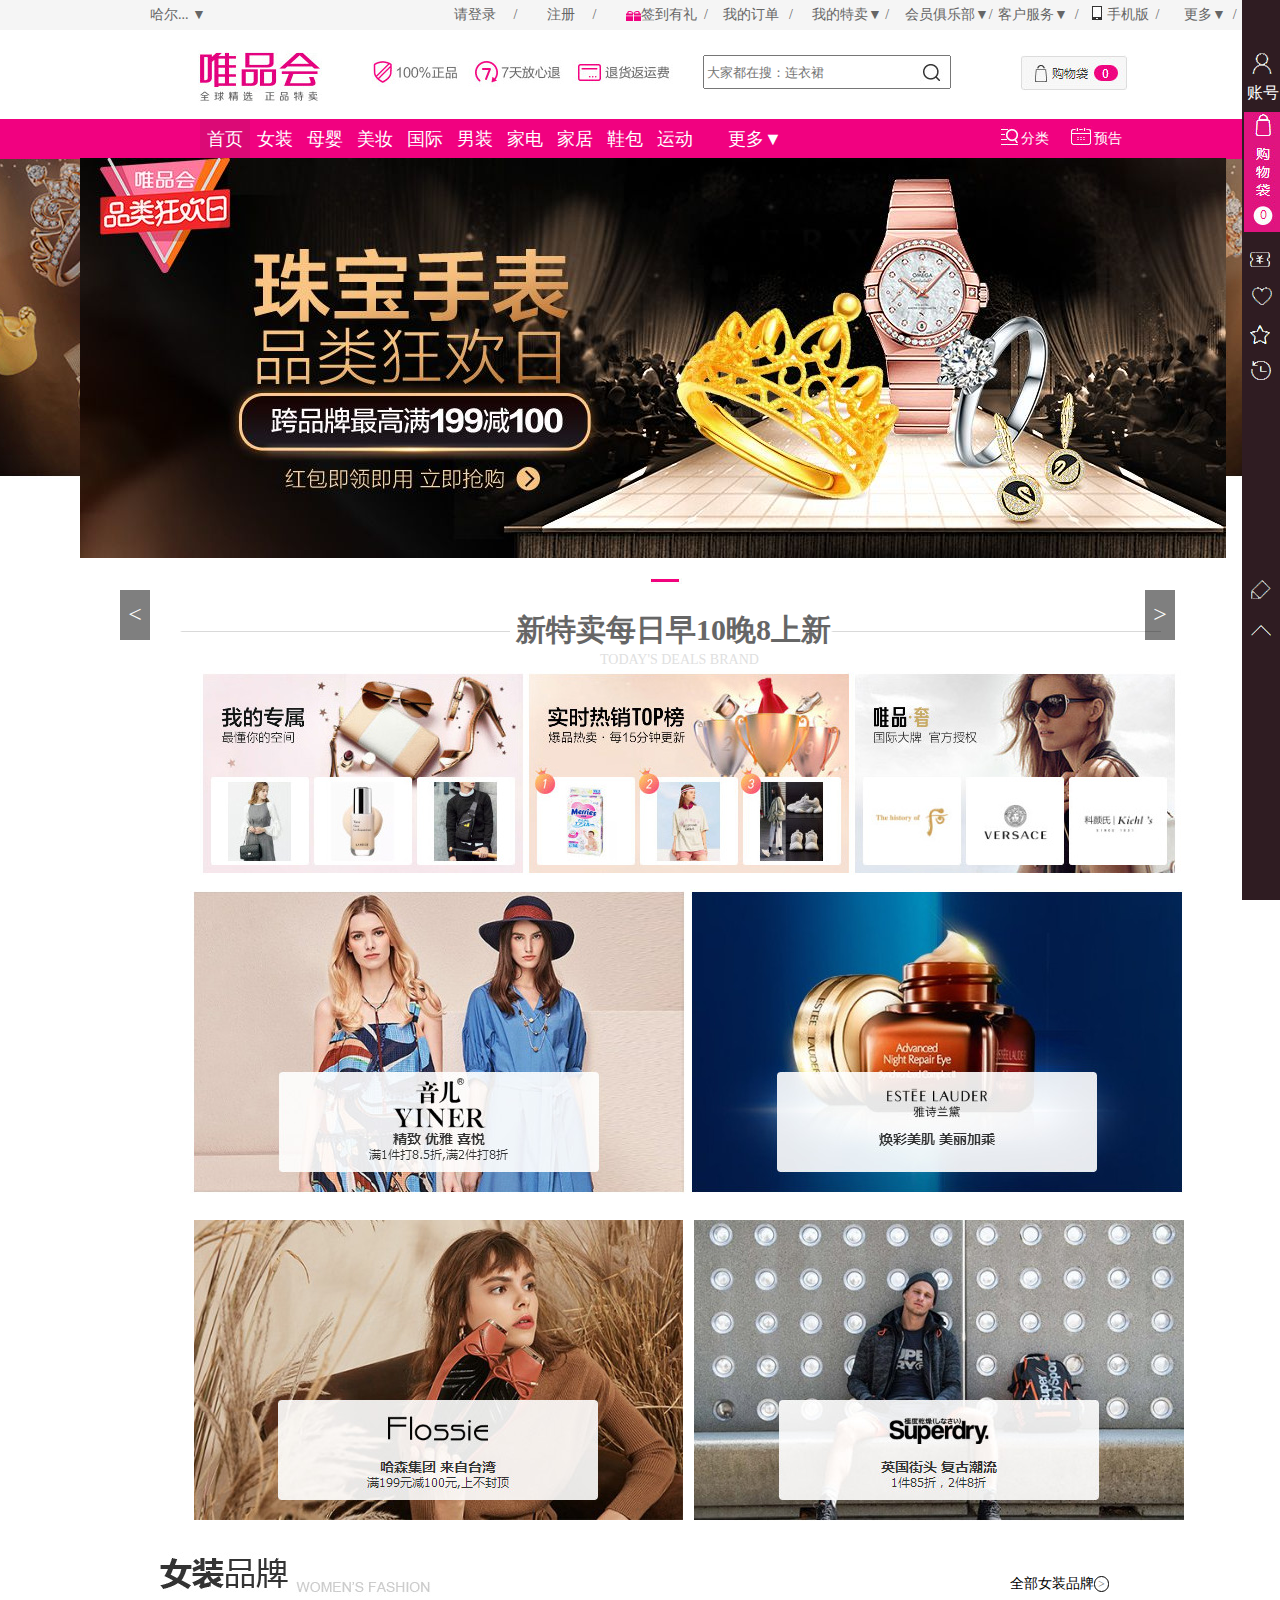
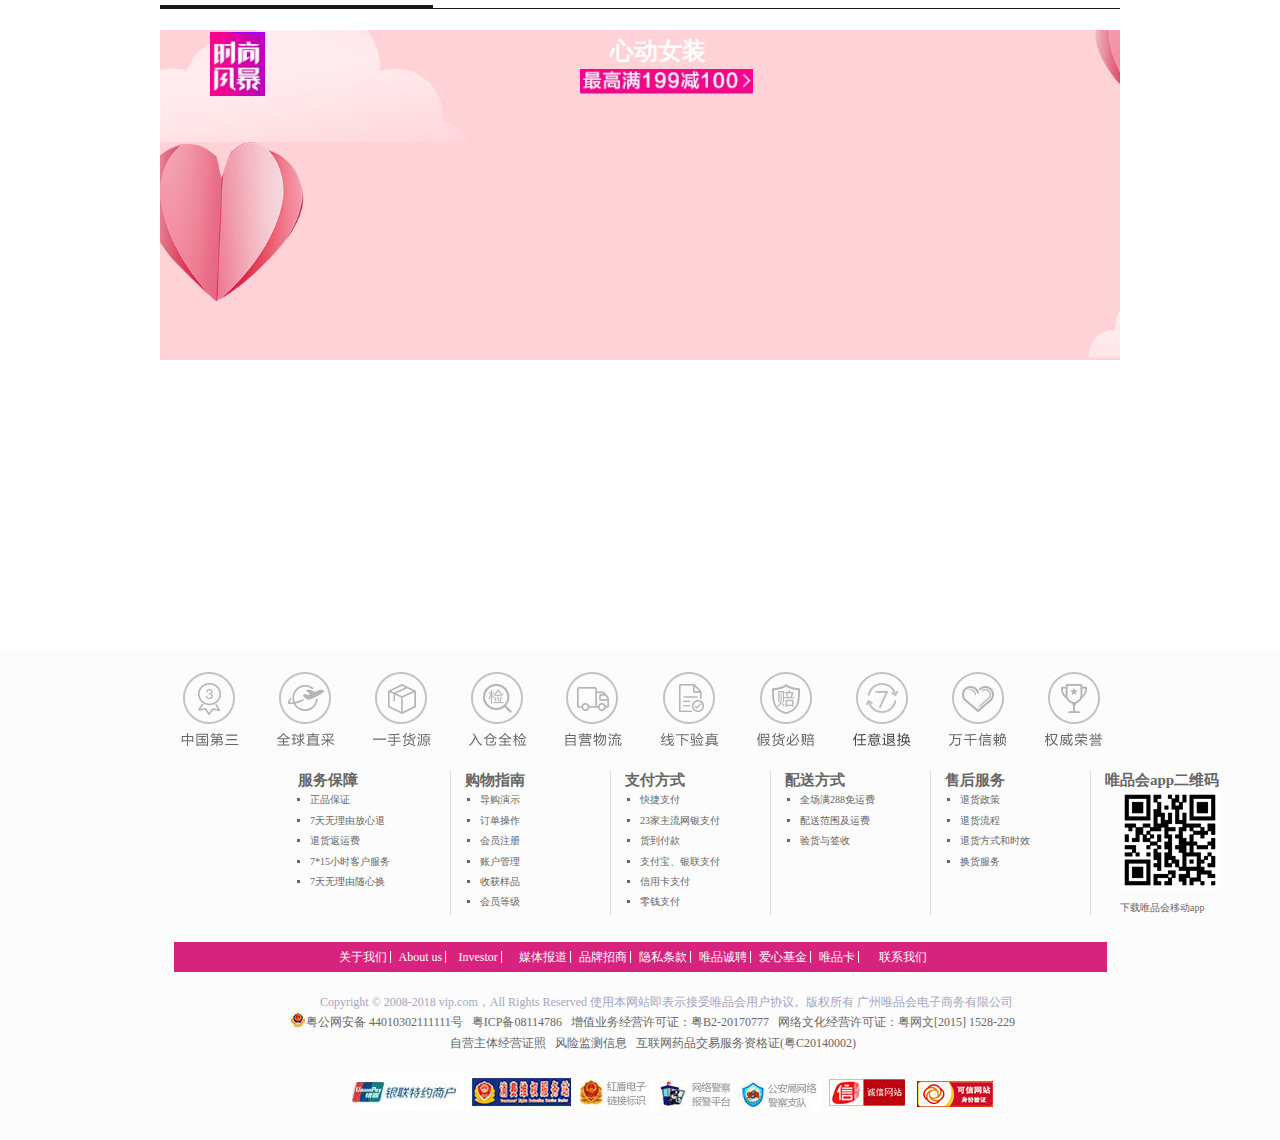
<file: index.html>
<!DOCTYPE html>
<html lang="en">
<head>
	<meta charset="UTF-8">
	<title>Document</title>
	<link rel="stylesheet" href="css/index.css">
	<link rel="stylesheet" href="css/aos.css" /> 
    <script src="js/aos.js"></script>
    <script src="js/jquery-1.11.1.min.js"></script>

</head>
<body>
<header>
	<div>
		<ul class="top">
			<li><a href="#">哈尔... ▼</a>
				<ul>
					<li><a href="#">齐齐哈尔</a></li>
					<li><a href="#">佳木斯</a></li>
					<li><a href="#">牡丹江</a></li>
					<li><a href="#">鸡西</a></li>
				</ul> 
			</li>
		</ul>
	</div>
	<div>
		<ul class="title">
			<li class="a1"><a href="#">&nbsp;&nbsp;&nbsp;&nbsp;请登录&nbsp;&nbsp;&nbsp;&nbsp;&nbsp;/</a>
				<ul>
					<p class="001"><a href=""><img src="images/dl.jpg"/>您好！[请登录]</a></p>
					<ul class="oo2">
						<li><a href="#">我的收藏</a></li>
						<li><a href="#">我的订单</a></li>
						<li><a href="#">零钱</a></li>
						<li><a href="#">我的优惠券</a></li>
						<li><a href="#">我的唯品币</a></li>
						<li><a href="#">唯品金融</a></li>
					</ul>
				</ul>
			</li>
			<li><a href="#">&nbsp;&nbsp;&nbsp;&nbsp;注册&nbsp;&nbsp;&nbsp;&nbsp;&nbsp;/</a></li>
			<li class="a2"><a href="#"><img src="images/qd.gif" />签到有礼&nbsp;&nbsp;/</a>
				<ul>
					<p class="003"><a href=""><img src="images/day.png" alt=""></a></p>
					<li><a href="">每天签到送惊喜，连续签到更享心动奖励</a></li>
					<li><a href="">签到</a></li>
				</ul>
			
			</li>
			<li><a href="#">&nbsp;我的订单&nbsp;&nbsp;&nbsp;/</a></li>
			<li class="a3"><a href="#">我的特卖▼&nbsp;/</a>
				<ul>
					<li><a href="">品牌收藏(0)</a></li>
					<li><a href="">商品收藏(0)</a></li>
					<li><a href="">我的足迹(0)</a></li>
				</ul>
			</li>
			<li class="a4"><a href="#">会员俱乐部▼/</a>
				<ul>
					<li><a href="">俱乐部首页</a></li>
					<li><a href="">唯品币兑换</a></li>
					<li><a href="">免费抽大奖</a></li>
				</ul>			
			</li>
			<li class="a5"><a href="#">客户服务▼&nbsp;&nbsp;/</a>
				<ul>
					<li><a href="">联系客服</a></li>
					<li><a href="">帮助中心</a></li>
					<li><a href="">服务中心</a></li>
					<li><a href="">知识产权投诉</a></li>
				</ul>	
			</li>
			<li class="a6"><a href="#"><img src="images/shouji.jpg" />&nbsp;手机版&nbsp;&nbsp;/</a>
				<ul>
					<li><a href=""><img src="images/erweima.jpg" alt=""></a></li>
					<li><a href="">随时逛 及时抢</a></li>
				</ul>
			</li>
			<li class="a7"><a href="#">更多▼&nbsp;&nbsp;/</a>
				<div>
				<ul class="oo4">
					<h3><a href="">合作专区</a></h3>
					<li><a href="">联名卡申请</a></li>
					<li><a href="">唯品卡</a></li>
					<li><a href="">支付专区</a></li>
				</ul>	
				<ul class="oo5">
					<h3><a href="">关于我们</a></h3>
					<li><a href="">Sell on vip</a></li>
					<li><a href="">品牌招商</a></li>
					<li><a href="">官方博客</a></li>
				</ul>	
				</div>
			
			</li>
		</ul>
	</div>

	<div>
		<ul class="up">
			<li><a href="#"><img src="images/weipin.jpg" /></a></li>
			<li><a href="#"><img src="images/tuihuan.jpg" /></a></li>
		</ul>
		<div class="ss"><input type="text" placeholder="大家都在搜：连衣裙"></div>
		<div class="lian"></div>
		<div class="sea"><a href=""><img src="images/search.jpg" ></a></div>
		<div class="gwd"><a href="car.html"><img src="images/gwd.jpg" ></a></div>
	</div>
	<nav>
		<ul class="fs">
			<li><a href="#">首页</a></li>
			<li><a href="index3.html">女装</a></li>
			<li><a href="#">母婴</a></li>
			<li><a href="#">美妆</a></li>
			<li><a href="index2.html">国际</a></li>
			<li><a href="#">男装</a></li>
			<li><a href="index1.html">家电</a></li>
			<li><a href="#">家居</a></li>
			<li><a href="#">鞋包</a></li>
			<li><a href="#">运动</a></li>
		</ul>
		<ul class="gd">
			<li><a href="#">更多▼</a>
				<ul>
					<li><a href=""><img src="images/more1.png" alt=""></a></li>
					<li><a href=""><img src="images/more2.png" alt=""></a></li>
					<li><a href=""><img src="images/more3.png" alt=""></a></li>
					<li><a href=""><img src="images/more4.png" alt=""></a></li>
				</ul>
		    </li>
	    </ul>
		<ul class="fl">
		    <li><a href="#"><img src="images/fl.jpg" />分类</a></li>
			<li><a href="#"><img src="images/yg.jpg" />预告</a></li>
		</ul>
	</nav>
	
</header>
<div class="cb">
		<ul class="cb1">
			<li><a href="#"><img src="images/zh.png" />账号</a></li>
		</ul>
		<ul class="cb2">
			<li><a href="#"><img src="images/shop.jpg" /></a></li>
		</ul>	
		<ul class="cb3">
			<li><a href="#"><img src="images/c1.png" /></a></li>
			<li><a href="#"><img src="images/c2.png" /></a></li>
			<li><a href="#"><img src="images/c3.png" /></a></li>
			<li><a href="#"><img src="images/c4.png" /></a></li>
		</ul>
		<ul class="cb4">
			<li><a href="#"><img src="images/c5.png" /></a></li>
			<li><a href="#"><img src="images/c6.png" /></a></li>
		</ul>
</div>
<div id="banner">
		<div id="imgs">
				<img src="images/banner2.png"  class="on" >
				<img src="images/banner11.jpg">
				<img src="images/banner22.jpg" >				
		</div>
		<ul id="nav">
				<li class="on">1</li>
				<li>2</li>
				<li>3</li>
		</ul>
		<div id="arrows">
				<div id="left">&lt;</div>
				<div id="right">&gt;</div>
		</div>
</div>
<main>
	<!-- 第一部分 -->
	<div class="ma1">
		<p><img src="images/main_1.jpg" /></p>
	</div>
	<div class="ma2">
		<p><img src="images/main_2.jpg" />新特卖每日早10晚8上新<img src="images/main_2.jpg" /></p>
	</div>
	<div class="ma3">
		<p>TODAY'S DEALS BRAND</p>
	</div>
	<div class="ma4" >
		<ul>
			<li aos="fade-left"><a href="#"><img src="images/main_3.jpg" /></a></li>
			<li aos="zoom-in-up"><a href="#"><img src="images/main_4.jpg" /></a></li>
			<li aos="fade-right"><a href="#"><img src="images/main_5.jpg" /></a></li>
		</ul>
	</div>
	<div class="con">
	<div class="ma5">
		<div class="ma51">
			<div class="ma52">
				<div class="ma53">
					<ul>
						<li><a href="#"><img src="images/main_51.jpg" /></a></li>
						<li><a href="#"><img src="images/main_52.jpg" /></a></li>
						<li><a href="#"><img src="images/main_53.jpg" /></a></li>
					</ul>				
				</div>
				<div class="ma54">
					<ul>
						<li><img src="images/money.jpg" />952</li>
						<li><img src="images/money.jpg" />700</li>
						<li><img src="images/money.jpg" />890</li>
					</ul>
				</div>
                <div class="ma55">
                	<div class="ma56">
                		<p><img src="images/yr.jpg"/></p>
                	</div>
                	<div class="ma57">
                		<ul>
                			<li><a href="#"><img src="images/sc.jpg" /></a></li>
                			<li><a href="#">收藏品牌</a></li>
                		</ul>
                	</div>
                	<div class="ma58">
                		<ul>
                			<li><a href="#">进入专场</a></li>
                		</ul>
                	</div>	
                </div>
			</div>
		</div>
	</div>
	<div class="ma6">
		<div class="ma61">
			<div class="ma62">
				<div class="ma63">
					<ul>
						<li><a href="#"><img src="images/main_71.png" /></a></li>
						<li><a href="#"><img src="images/main_72.png" /></a></li>
						<li><a href="#"><img src="images/main_73.png" /></a></li>
					</ul>				
				</div>
				<div class="ma64">
					<ul>
						<li><img src="images/money.jpg" />479</li>
						<li><img src="images/money.jpg" />242</li>
						<li><img src="images/money.jpg" />418</li>
					</ul>
				</div>
                <div class="ma65">
                	<div class="ma66">
                		<p><img src="images/ysld.png"/></p>
                	</div>
                	<div class="ma67">
                		<ul>
                			<li><a href="#"><img src="images/sc.jpg" /></a></li>
                			<li><a href="#">收藏品牌</a></li>
                		</ul>
                	</div>
                	<div class="ma68">
                		<ul>
                			<li><a href="#">进入专场</a></li>
                		</ul>
                	</div>
                </div> 
			</div>
		</div>
	</div>
	</div>
	<div class="msg">
		<div class="ma7">
			<div class="ma71">
				<div class="ma72">
					<div class="ma73">
						<ul>
							<li><a href="#"><img src="images/main_81.jpg" /></a></li>
							<li><a href="#"><img src="images/main_82.jpg" /></a></li>
							<li><a href="#"><img src="images/main_83.jpg" /></a></li>
						</ul>				
					</div>
					<div class="ma74">
						<ul>
							<li><img src="images/money.jpg" />299</li>
							<li><img src="images/money.jpg" />399</li>
							<li><img src="images/money.jpg" />298</li>
						</ul>
					</div>
                	<div class="ma75">
                		<div class="ma76">
                			<p><img src="images/fl8.jpg"/></p>
                		</div>
                		<div class="ma77">
                			<ul>
                				<li><a href="#"><img src="images/sc.jpg" /></a></li>
                				<li><a href="#">收藏品牌</a></li>
                			</ul>
                		</div>
                		<div class="ma78">
                			<ul>
                				<li><a href="#">进入专场</a></li>
                			</ul>
                		</div>	
                	</div>
				</div>
			</div>
		</div>
		<div class="ma8">
			<div class="ma81">
				<div class="ma82">
					<div class="ma83">
						<ul>
							<li><a href="#"><img src="images/main_91.jpg" /></a></li>
							<li><a href="#"><img src="images/main_92.jpg" /></a></li>
							<li><a href="#"><img src="images/main_93.jpg" /></a></li>
						</ul>				
					</div>
					<div class="ma84">
						<ul>
							<li><img src="images/money.jpg" />469</li>
							<li><img src="images/money.jpg" />425</li>
							<li><img src="images/money.jpg" />399</li>
						</ul>
					</div>
                	<div class="ma85">
                		<div class="ma86">
                			<p><img src="images/sup.jpg"/></p>
                		</div>
                		<div class="ma87">
                			<ul>
                				<li><a href="#"><img src="images/sc.jpg" /></a></li>
                				<li><a href="#">收藏品牌</a></li>
                			</ul>
                		</div>
                		<div class="ma88">
                			<ul>
                				<li><a href="#">进入专场</a></li>
                			</ul>
                		</div>
                	</div> 
				</div>
			</div>
		</div>
	</div>

	<!-- 第二部分 -->
	<div class="ma2_1">
		<div class="ma2_2">
			<div class="ma2_3">
				<ul>
					<li><a href="#"><img src="images/main2_1.jpg" /></a></li>
					<li><a href="#"><img src="images/main2_2.jpg" /></a></li>
					<li><a href="#"><img src="images/main2_4.jpg" /></a></li>
				</ul>
			</div>
			<div class="ma2_4">
				<ul>
					<li><a href="#">全部女装品牌</a></li>
					<li><a href="#">&nbsp;>&nbsp;</a></li>
				</ul>
			</div>
			<div class="ma2_5">						
			</div>
		</div>
		<div class="ma2_6">
			<div class="ma2_7">
				<div class="ma2_8">
				 	<a href="#"><img src="images/main2_3.jpg" /></a>
				</div>
				<div class="ma2_9">
					<ul>
						<li><a href="#">心动女装</a></li>
						<li><a href="#"><img src="images/main2_6.jpg" /></a></li>
					</ul>
				</div>
				<div class="ma2_10" >
					<ul>
						<li aos="flip-left"><a href="#"><img src="images/main2_7.jpg" /></a></li>
						<li aos="flip-left"><a href="#"><img src="images/main2_8.jpg" /></a></li>
						<li aos="flip-left"><a href="#"><img src="images/main2_9.jpg" /></a></li>
						<li aos="flip-left"><a href="#"><img src="images/main2_10.jpg" /></a></li>
						<li aos="flip-left"><a href="#"><img src="images/main2_11.jpg" /></a></li>
						<li aos="flip-left"><a href="#"><img src="images/main2_12.png" /></a></li>
					</ul>
				</div>
			</div>
		</div>
		<div class="ma2_11">
			<div class="ma2_12" aos="zoom-in-right">
				<div class="ma2_13">	
				</div>
				<div class="ma2_14">
					<p>一件85折，2件8折</p>
					<div class="ma2_15">
                		<ul>
                			<li><a href="#"><img src="images/sc.png" /></a></li>
                			<li><a href="#">收藏品牌</a></li>
                		</ul>
                	</div>
				</div>
				<div class="ma2_16">
					<ul>
						<li><a href="#"><img src="images/main2_12z.jpg" >折起</a></li>
						<li><a href="#">JUZUI女装专场</a></li>
						<li><a href="#"><img src="images/main2_djs.jpg" >剩28分</a></li>		
					</ul>
				</div>				
			</div>			
		    <div class="ma21_12" aos="zoom-in-left">
			 	<div class="ma21_13">	
			 	</div>
			 	<div class="ma21_14">
			 		<p>一件85折，2件8折</p>
			 		<div class="ma21_15">
			 	                		<ul>
			 	                			<li><a href="#"><img src="images/sc.png" /></a></li>
			 	                			<li><a href="#">收藏品牌</a></li>
			 	                		</ul>
			 	                	</div>
			 	</div>
			 	<div class="ma21_16">
			 		<ul>
			 			<li><a href="#"><img src="images/main2_7z.jpg" >折起</a></li>
			 			<li><a href="#">白鹿语时尚女装专场</a></li>
			 			<li><a href="#"><img src="images/main2_djs.jpg" >剩3天</a></li>
			 		
			 		</ul>
			 	</div>
			    </div>
		    </div>
		</div>
	</div> 


</main>


<footer>
	<div class="foo1">
	<img src="images/footer_1.jpg" />
	</div>
	<div class="foo22">
	<div class="foo2">
		<ul>
			<li><a href="#">服务保障</a></li>
			<li><a href="#">正品保证</a></li>
			<li><a href="#">7天无理由放心退</a></li>
			<li><a href="#">退货返运费</a></li>
			<li><a href="#">7*15小时客户服务</a></li>
			<li><a href="#">7天无理由随心换</a></li>	
		</ul>
		<p><img src="images/footer_2.jpg" /></p>
	</div>
	<div class="foo3">
		<ul >
			<li><a href="">购物指南</a></li>
			<li><a href="">导购演示</a></li>
			<li><a href="">订单操作</a></li>
			<li><a href="">会员注册</a></li>
			<li><a href="">账户管理</a></li>
			<li><a href="">收获样品</a></li>
			<li><a href="">会员等级</a></li>
		</ul>
		<p><img src="images/footer_2.jpg" /></p>
	</div>
	<div class="foo4">
		<ul >
			<li><a href="">支付方式</a></li>
			<li><a href="">快捷支付</a></li>
			<li><a href="">23家主流网银支付</a></li>
			<li><a href="">货到付款</a></li>
			<li><a href="">支付宝、银联支付</a></li>
			<li><a href="">信用卡支付</a></li>
			<li><a href="">零钱支付</a></li>
		</ul>
		<p><img src="images/footer_2.jpg" /></p>
	</div>
	<div class="foo5">
		<ul >
			<li><a href="">配送方式</a></li>
			<li><a href="">全场满288免运费</a></li>
			<li><a href="">配送范围及运费</a></li>
			<li><a href="">验货与签收</a></li>
		</ul>
		<p><img src="images/footer_2.jpg" /></p>
	</div>
	<div class="foo6">
		<ul >
			<li><a href="">售后服务</a></li>
			<li><a href="">退货政策</a></li>
			<li><a href="">退货流程</a></li>
			<li><a href="">退货方式和时效</a></li>
			<li><a href="">换货服务</a></li>
		</ul>
		<p><img src="images/footer_2.jpg" /></p>
	</div>
	<div class="foo7">
		<ul >
			<li><a href="">唯品会app二维码</a></li>
			<li><a href=""><img src="images/ewm.png" /></a></li>
			<li><a href="">下载唯品会移动app</a></li>
		</ul>
	</div>
</div>
	<div class="foo8">
		<ul>
			<li><a href="">关于我们&nbsp;<img src="images/footer_4.jpg" /></a></li>
			<li><a href="">About us&nbsp;<img src="images/footer_4.jpg" ></a></li>
			<li><a href="">Investor&nbsp;<img src="images/footer_4.jpg" ></a></li>
			<li><a href="">媒体报道&nbsp;<img src="images/footer_4.jpg" ></a></li>
			<li><a href="">品牌招商&nbsp;<img src="images/footer_4.jpg" ></a></li>
			<li><a href="">隐私条款&nbsp;<img src="images/footer_4.jpg" ></a></li>
			<li><a href="">唯品诚聘&nbsp;<img src="images/footer_4.jpg" ></a></li>
			<li><a href="">爱心基金&nbsp;<img src="images/footer_4.jpg" ></a></li>
			<li><a href="">唯品卡&nbsp;<img src="images/footer_4.jpg" ></a></li>
			<li><a href="">联系我们</a></li>
		</ul>
	</div>

	<div class="foo9">
		<P class="po">Copyright © 2008-2018 vip.com，All Rights Reserved  使用本网站即表示接受唯品会用户协议。版权所有 广州唯品会电子商务有限公司</P>
	</div>
	<div class="foo10">
			<span><a href="#"><img src="images/footer_5.jpg" />粤公网安备 44010302111111号&nbsp;&nbsp;</a></span>
			<span><a href="#">粤ICP备08114786&nbsp;&nbsp;</a></span>
			<span><a href="#">增值业务经营许可证：粤B2-20170777&nbsp;&nbsp;</a></span>
			<span><a href="#">网络文化经营许可证：粤网文[2015] 1528-229</a></span>
	</div>
	<div class="foo11">
			<span><a href="#">自营主体经营证照&nbsp;&nbsp;</a></span>
			<span><a href="#">风险监测信息&nbsp;&nbsp;</a></span>
			<span><a href="#">互联网药品交易服务资格证(粤C20140002)</a></span>
	</div>
	<div class="foo12">
			<span><a href="#"><img src="images/footer_01.jpg" /></a></span>
			<span><a href="#"><img src="images/footer_02.jpg" /></a></span>
			<span><a href="#"><img src="images/footer_03.jpg" /></a></span>
			<span><a href="#"><img src="images/footer_04.jpg" /></a></span>
			<span><a href="#"><img src="images/footer_05.jpg" /></a></span>
			<span><a href="#"><img src="images/footer_06.jpg" /></a></span>
			<span><a href="#"><img src="images/footer_07.jpg" /></a></span>
	</div>
</footer>
<script src="js/index.js"></script>
<script>
	AOS.init({//初始化代码必须放在网页底部,否则无法使用.
			ease:'ease-out-back',
			duration:1000
		});	
	</script>

</body>
</html>
</file>
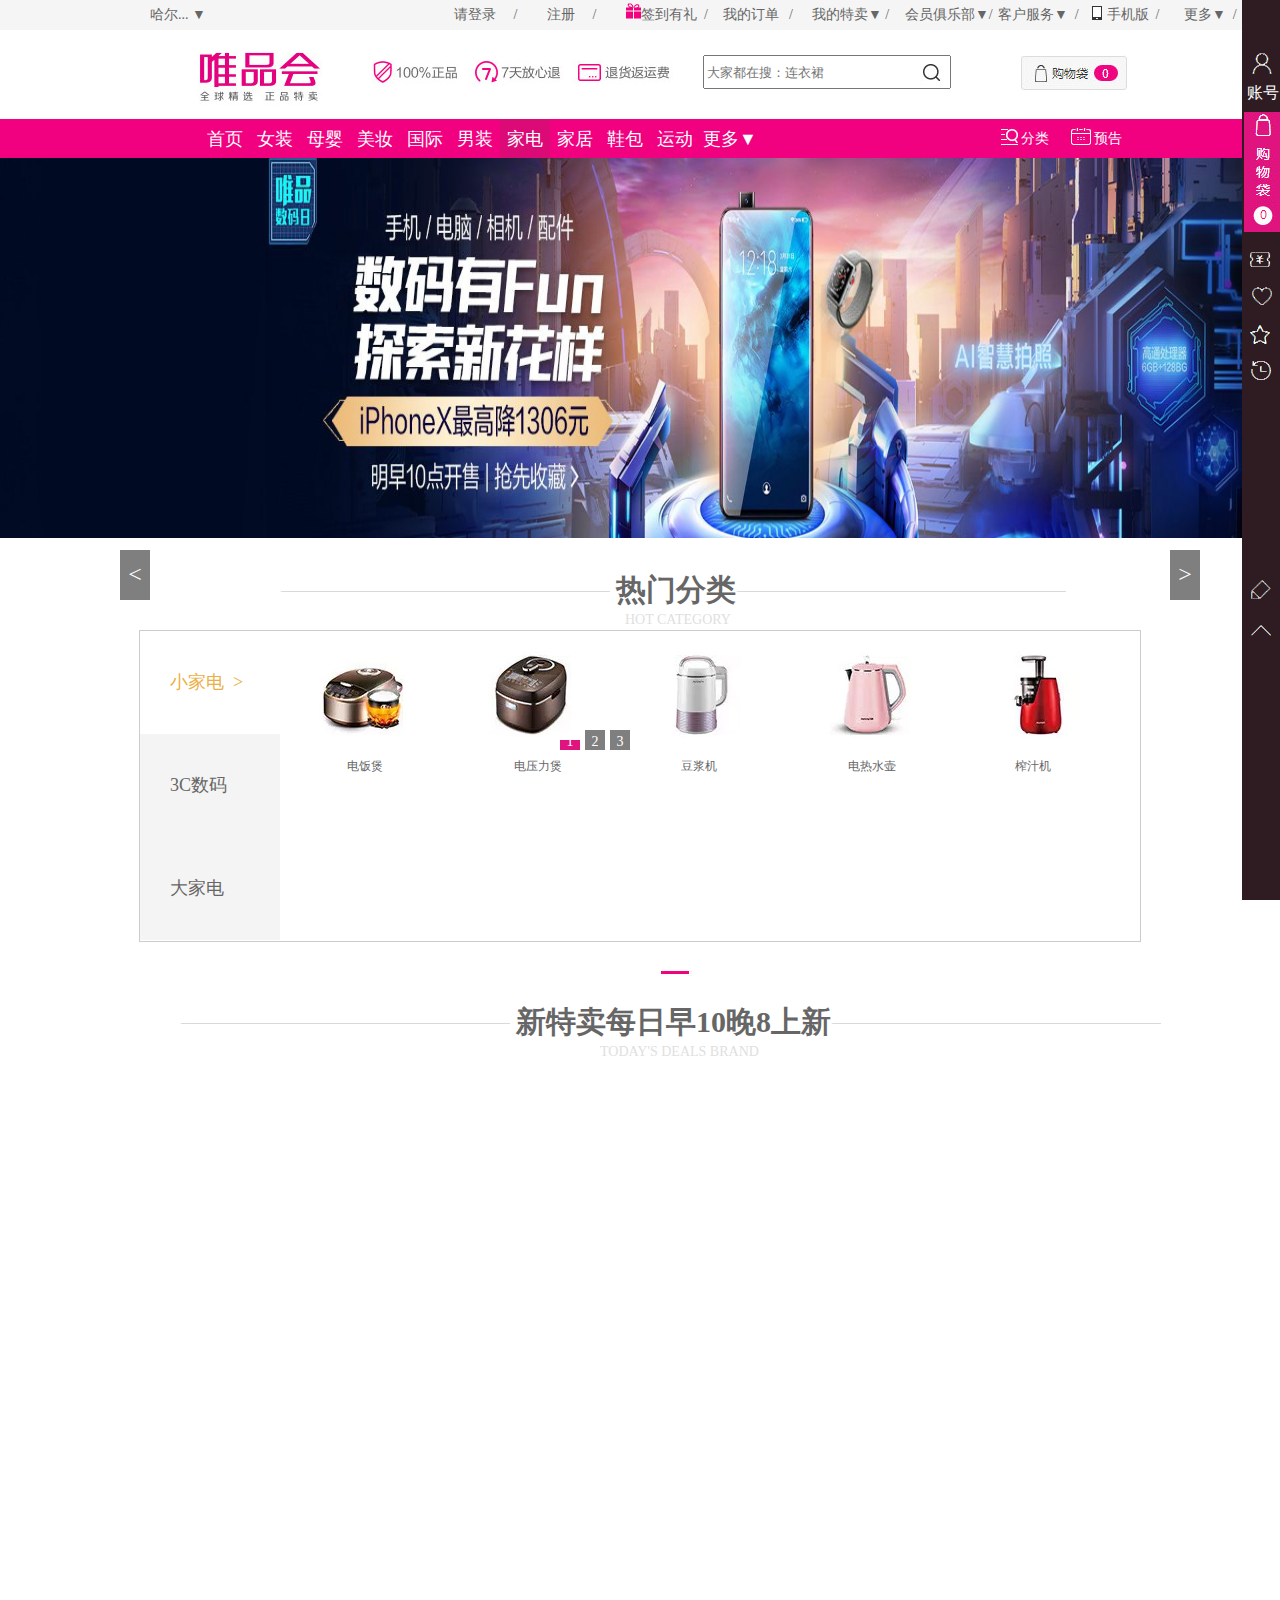
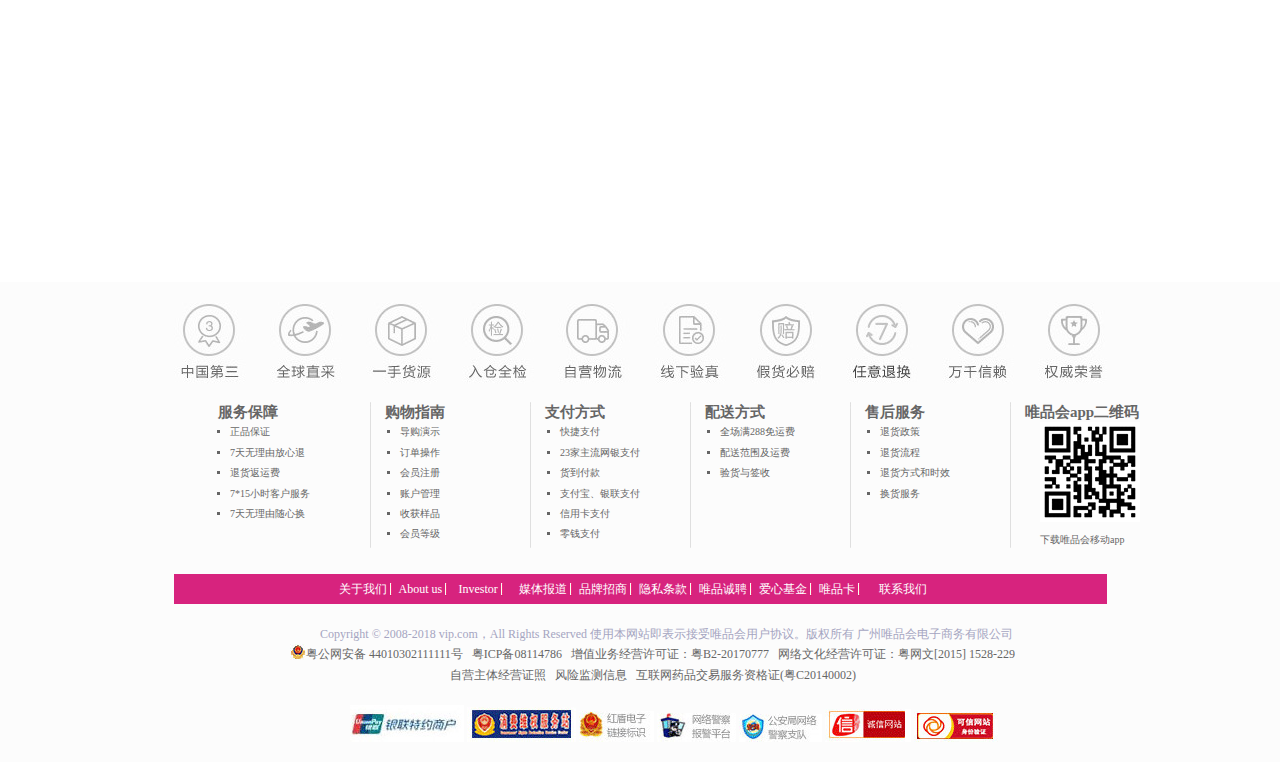
<file: index1.html>
<!DOCTYPE html>
<html lang="en">
<head>
	<meta charset="UTF-8">
	<title>Document</title>
	<link rel="stylesheet" href="css/index1.css">
	<link rel="stylesheet" href="css/aos.css" /> 
    <script src="js/aos.js"></script>
    <script src="js/jquery-1.11.1.min.js"></script>
	<!-- <script>
		window.onload=function(){
			new WOW().init();
		}
	</script> -->
</head>
<body>
<header>
	<div>
		<ul class="top">
			<li><a href="#">哈尔... ▼</a>
				<ul>
					<li><a href="#">齐齐哈尔</a></li>
					<li><a href="#">佳木斯</a></li>
					<li><a href="#">牡丹江</a></li>
				</ul> 
			</li>
		</ul>
	</div>
	<div>
		<ul class="title">
			<li class="a1"><a href="#">&nbsp;&nbsp;&nbsp;&nbsp;请登录&nbsp;&nbsp;&nbsp;&nbsp;&nbsp;/</a>
				<ul>
					<p class="001"><a href=""><img src="images/dl.jpg"/>您好！[请登录]</a></p>
					<ul class="oo2">
						<li><a href="#">我的收藏</a></li>
						<li><a href="#">我的订单</a></li>
						<li><a href="#">零钱</a></li>
						<li><a href="#">我的优惠券</a></li>
						<li><a href="#">我的唯品币</a></li>
						<li><a href="#">唯品金融</a></li>
					</ul>
				</ul>
			</li>
			<li><a href="#">&nbsp;&nbsp;&nbsp;&nbsp;注册&nbsp;&nbsp;&nbsp;&nbsp;&nbsp;/</a></li>
			<li class="a2"><a href="#"><img src="images/qd.gif" />签到有礼&nbsp;&nbsp;/</a>
				<ul>
					<p class="003"><a href=""><img src="images/day.png" alt=""></a></p>
					<li><a href="">每天签到送惊喜，连续签到更享心动奖励</a></li>
					<li><a href="">签到</a></li>
				</ul>
			
			</li>
			<li><a href="#">&nbsp;我的订单&nbsp;&nbsp;&nbsp;/</a></li>
			<li class="a3"><a href="#">我的特卖▼&nbsp;/</a>
				<ul>
					<li><a href="">品牌收藏(0)</a></li>
					<li><a href="">商品收藏(0)</a></li>
					<li><a href="">我的足迹(0)</a></li>
				</ul>
			</li>
			<li class="a4"><a href="#">会员俱乐部▼/</a>
				<ul>
					<li><a href="">俱乐部首页</a></li>
					<li><a href="">唯品币兑换</a></li>
					<li><a href="">免费抽大奖</a></li>
				</ul>			
			</li>
			<li class="a5"><a href="#">客户服务▼&nbsp;&nbsp;/</a>
				<ul>
					<li><a href="">联系客服</a></li>
					<li><a href="">帮助中心</a></li>
					<li><a href="">服务中心</a></li>
					<li><a href="">知识产权投诉</a></li>
				</ul>	
			</li>
			<li class="a6"><a href="#"><img src="images/shouji.jpg" />&nbsp;手机版&nbsp;&nbsp;/</a>
				<ul>
					<li><a href=""><img src="images/erweima.jpg" alt=""></a></li>
					<li><a href="">随时逛 及时抢</a></li>
				</ul>
			</li>
			<li class="a7"><a href="#">更多▼&nbsp;&nbsp;/</a>
				<div>
				<ul class="oo4">
					<h3><a href="">合作专区</a></h3>
					<li><a href="">联名卡申请</a></li>
					<li><a href="">唯品卡</a></li>
					<li><a href="">支付专区</a></li>
				</ul>	
				<ul class="oo5">
					<h3><a href="">关于我们</a></h3>
					<li><a href="">Sell on vip</a></li>
					<li><a href="">品牌招商</a></li>
					<li><a href="">官方博客</a></li>
				</ul>	
				</div>
			
			</li>
		</ul>
	</div>

	<div>
		<ul class="up">
			<li><a href="#"><img src="images/weipin.jpg" /></a></li>
			<li><a href="#"><img src="images/tuihuan.jpg" /></a></li>
		</ul>
		<div class="ss"><input type="text" placeholder="大家都在搜：连衣裙"></div>
		<div class="lian"></div>
		<div class="sea"><a href=""><img src="images/search.jpg" ></a></div>
		<div class="gwd"><a href="car.html"><img src="images/gwd.jpg" ></a></div>
	</div>
	<nav>
		<ul class="fs">
			<li><a href="index.html">首页</a></li>
			<li><a href="index3.html">女装</a></li>
			<li><a href="#">母婴</a></li>
			<li><a href="#">美妆</a></li>
			<li><a href="index2.html">国际</a></li>
			<li><a href="#">男装</a></li>
			<li><a href="#">家电</a></li>
			<li><a href="#">家居</a></li>
			<li><a href="#">鞋包</a></li>
			<li><a href="#">运动</a></li>
		</ul>
		<ul class="gd"><li><a href="#">更多▼</a></li></span>
		<ul class="fl">
		    <li><a href="#"><img src="images/fl.jpg" />分类</a></li>
			<li><a href="#"><img src="images/yg.jpg" />预告</a></li>
		</ul>
	</nav>
	
</header>
<div class="cb">
		<ul class="cb1">
			<li><a href="#"><img src="images/zh.png" />账号</a></li>
		</ul>
		<ul class="cb2">
			<li><a href="#"><img src="images/shop.jpg" /></a></li>
		</ul>	
		<ul class="cb3">
			<li><a href="#"><img src="images/c1.png" /></a></li>
			<li><a href="#"><img src="images/c2.png" /></a></li>
			<li><a href="#"><img src="images/c3.png" /></a></li>
			<li><a href="#"><img src="images/c4.png" /></a></li>
		</ul>
		<ul class="cb4">
			<li><a href="#"><img src="images/c5.png" /></a></li>
			<li><a href="#"><img src="images/c6.png" /></a></li>
		</ul>
</div>
<div id="banner">
	<div id="imgs">
			<img src="images/banner40.jpg" >
			<img src="images/banner41.jpg" class="on">
			<img src="images/banner3.jpg" >				
	</div>
	<ul id="nav">
			<li class="on">1</li>
			<li>2</li>
			<li>3</li>
	</ul>
	<div id="arrows">
			<div id="left">&lt;</div>
			<div id="right">&gt;</div>
	</div>
</div>



<main>
<!-- 第一部分 -->
	<div class="ma2">
		<p><img src="images/main_2.jpg" />热门分类<img src="images/main_2.jpg" /></p>
	</div>
	<div class="ma3">
		<p>HOT CATEGORY</p>
	</div>
	<div class="ma4">
		<div class="ma5">
			<ul>
				<li><a href="#">小家电&nbsp;&nbsp;></a></li>
				<li><a href="#">3C数码<span>&nbsp;&nbsp;></span></a></li>
				<li><a href="#">大家电<span>&nbsp;&nbsp;></span></a></li>
			</ul>
		</div>
		<div class="ma6"  aos="zoom-in">
			<div class="ma7">
				<ul>
					<li><a href="#"><img src="images/a1.jpg" /></a></li>
					<li><a href="#"><img src="images/a2.jpg" /></a></li>
					<li><a href="#"><img src="images/a3.jpg" /></a></li>
					<li><a href="#"><img src="images/a4.jpg" /></a></li>
					<li><a href="#"><img src="images/a5.jpg" /></a></li>
				</ul>
			</div>
			<div class="ma8">
				<ul>
					<li><a href="#">电饭煲</a></li>
					<li><a href="#">电压力煲</a></li>
					<li><a href="#">豆浆机</a></li>
					<li><a href="#">电热水壶</a></li>
					<li><a href="#">榨汁机</a></li>
				</ul>
			</div>
		</div>
		<div class="ma9" aos="zoom-in-up">
			<div class="ma10" >
				<ul>
					<li><a href="#"><img src="images/a6.jpg" /></a></li>
					<li><a href="#"><img src="images/a7.jpg" /></a></li>
					<li><a href="#"><img src="images/a8.jpg" /></a></li>
					<li><a href="#"><img src="images/a9.jpg" /></a></li>
					<li><a href="#"><img src="images/a10.jpg" /></a></li>
				</ul>
			</div>
			<div class="ma11">
				<ul>
					<li><a href="#">剃须刀</a></li>
					<li><a href="#">扫地机</a></li>
					<li><a href="#">电暖器</a></li>
					<li><a href="#">挂烫机</a></li>
					<li><a href="#">查看更多</a></li>
				</ul>
			</div>
		</div>	
	</div>
	<div class="ma21">
		<p><img src="images/main_1.jpg" /></p>
	</div>
	<div class="ma22">
		<p><img src="images/main_2.jpg" />新特卖每日早10晚8上新<img src="images/main_2.jpg" /></p>
	</div>
	<div class="ma23">
		<p>TODAY'S DEALS BRAND</p>
	</div>
	<div class="ma2_11">
			<div class="ma2_12" aos='fade-right'>
				<div class="ma2_13 ">	
				</div>
				<div class="ma2_14 ">
					<p>两件85折，三件8折</p>
					<div class="ma2_15">
                		<ul>
                			<li><a href="#"><img src="images/sc.png" /></a></li>
                			<li><a href="#">收藏品牌</a></li>
                		</ul>
                	</div>
				</div>
				<div class="ma2_16">
					<ul>
						<li><a href="#"><img src="images/main2_12z.jpg" >折起</a></li>
						<li><a href="#">松下个人护理专场</a></li>
						<li><a href="#"><img src="images/main2_djs.jpg" >剩2天</a></li>		
					</ul>
				</div>				
			</div>	
			<div class="ma21_12" aos='fade-left'>
				<div class="ma21_13">	
				</div>
				<div class="ma21_14">
					<p>两件85折，三件8折</p>
					<div class="ma21_15">
                		<ul>
                			<li><a href="#"><img src="images/sc.png" /></a></li>
                			<li><a href="#">收藏品牌</a></li>
                		</ul>
                	</div>
				</div>
				<div class="ma21_16">
					<ul>
						<li><a href="#"><img src="images/main2_7z.jpg" >折起</a></li>
						<li><a href="#">苏泊尔电器专场</a></li>
						<li><a href="#"><img src="images/main2_djs.jpg" >剩1天</a></li>		
					</ul>
				</div>				
			</div>	
			<div class="ma22_12" aos='zoom-in'>
				<div class="ma22_13">	
				</div>
				<div class="ma22_14">
					<p>两件85折，三件8折</p>
					<div class="ma22_15">
                		<ul>
                			<li><a href="#"><img src="images/sc.png" /></a></li>
                			<li><a href="#">收藏品牌</a></li>
                		</ul>
                	</div>
				</div>
				<div class="ma22_16">
					<ul>
						<li><a href="#"><img src="images/main2_7z.jpg" >折起</a></li>
						<li><a href="#">HYUNDAI专场</a></li>
						<li><a href="#"><img src="images/main2_djs.jpg" >剩10小时</a></li>		
					</ul>
				</div>				
			</div>	
			<div class="ma23_12" aos='zoom-in-up'>
				<div class="ma23_13">	
				</div>
				<div class="ma23_14">
					<p>两件85折，三件8折</p>
					<div class="ma23_15">
                		<ul>
                			<li><a href="#"><img src="images/sc.png" /></a></li>
                			<li><a href="#">收藏品牌</a></li>
                		</ul>
                	</div>
				</div>
				<div class="ma23_16">
					<ul>
						<li><a href="#"><img src="images/main2_12z.jpg" >折起</a></li>
						<li><a href="#">科沃斯扫地机专场</a></li>
						<li><a href="#"><img src="images/main2_djs.jpg" >剩7小时</a></li>		
					</ul>
				</div>				
			</div>	
			<div class="ma24_12" aos='flip-right'>
				<div class="ma24_13">	
				</div>
				<div class="ma24_14">
					<p>两件85折，三件8折</p>
					<div class="ma24_15">
                		<ul>
                			<li><a href="#"><img src="images/sc.png" /></a></li>
                			<li><a href="#">收藏品牌</a></li>
                		</ul>
                	</div>
				</div>
				<div class="ma24_16">
					<ul>
						<li><a href="#"><img src="images/main2_12z.jpg" >折起</a></li>
						<li><a href="#">露华浓清爽净透专场</a></li>
						<li><a href="#"><img src="images/main2_djs.jpg" >剩3天</a></li>		
					</ul>
				</div>				
			</div>	

			<div class="ma25_12" aos='flip-left'>
				<div class="ma25_13">	
				</div>
				<div class="ma25_14">
					<p>两件85折，三件8折</p>
					<div class="ma25_15">
                		<ul>
                			<li><a href="#"><img src="images/sc.png" /></a></li>
                			<li><a href="#">收藏品牌</a></li>
                		</ul>
                	</div>
				</div>
				<div class="ma25_16">
					<ul>
						<li><a href="#"><img src="images/main2_7z.jpg" >折起</a></li>
						<li><a href="#">小米智能厨房家电专场</a></li>
						<li><a href="#"><img src="images/main2_djs.jpg" >剩2天</a></li>		
					</ul>
				</div>				
			</div>	
	</div>

</main>


<footer>
	<div class="foo1">
	<img src="images/footer_1.jpg" />
	</div>
	<div class="foo2">
		<ul>
			<li><a href="#">服务保障</a></li>
			<li><a href="#">正品保证</a></li>
			<li><a href="#">7天无理由放心退</a></li>
			<li><a href="#">退货返运费</a></li>
			<li><a href="#">7*15小时客户服务</a></li>
			<li><a href="#">7天无理由随心换</a></li>	
		</ul>
		<p><img src="images/footer_2.jpg" /></p>
	</div>
	<div class="foo3">
		<ul >
			<li><a href="">购物指南</a></li>
			<li><a href="">导购演示</a></li>
			<li><a href="">订单操作</a></li>
			<li><a href="">会员注册</a></li>
			<li><a href="">账户管理</a></li>
			<li><a href="">收获样品</a></li>
			<li><a href="">会员等级</a></li>
		</ul>
		<p><img src="images/footer_2.jpg" /></p>
	</div>
	<div class="foo4">
		<ul >
			<li><a href="">支付方式</a></li>
			<li><a href="">快捷支付</a></li>
			<li><a href="">23家主流网银支付</a></li>
			<li><a href="">货到付款</a></li>
			<li><a href="">支付宝、银联支付</a></li>
			<li><a href="">信用卡支付</a></li>
			<li><a href="">零钱支付</a></li>
		</ul>
		<p><img src="images/footer_2.jpg" /></p>
	</div>
	<div class="foo5">
		<ul >
			<li><a href="">配送方式</a></li>
			<li><a href="">全场满288免运费</a></li>
			<li><a href="">配送范围及运费</a></li>
			<li><a href="">验货与签收</a></li>
		</ul>
		<p><img src="images/footer_2.jpg" /></p>
	</div>
	<div class="foo6">
		<ul >
			<li><a href="">售后服务</a></li>
			<li><a href="">退货政策</a></li>
			<li><a href="">退货流程</a></li>
			<li><a href="">退货方式和时效</a></li>
			<li><a href="">换货服务</a></li>
		</ul>
		<p><img src="images/footer_2.jpg" /></p>
	</div>
	<div class="foo7">
		<ul >
			<li><a href="">唯品会app二维码</a></li>
			<li><a href=""><img src="images/ewm.png" /></a></li>
			<li><a href="">下载唯品会移动app</a></li>
		</ul>
	</div>
	<div class="foo8">
		<ul>
			<li><a href="">关于我们&nbsp;<img src="images/footer_4.jpg" /></a></li>
			<li><a href="">About us&nbsp;<img src="images/footer_4.jpg" ></a></li>
			<li><a href="">Investor&nbsp;<img src="images/footer_4.jpg" ></a></li>
			<li><a href="">媒体报道&nbsp;<img src="images/footer_4.jpg" ></a></li>
			<li><a href="">品牌招商&nbsp;<img src="images/footer_4.jpg" ></a></li>
			<li><a href="">隐私条款&nbsp;<img src="images/footer_4.jpg" ></a></li>
			<li><a href="">唯品诚聘&nbsp;<img src="images/footer_4.jpg" ></a></li>
			<li><a href="">爱心基金&nbsp;<img src="images/footer_4.jpg" ></a></li>
			<li><a href="">唯品卡&nbsp;<img src="images/footer_4.jpg" ></a></li>
			<li><a href="">联系我们</a></li>
		</ul>
	</div>
	<div class="foo9">
		<P class="po">Copyright © 2008-2018 vip.com，All Rights Reserved  使用本网站即表示接受唯品会用户协议。版权所有 广州唯品会电子商务有限公司</P>
	</div>
	<div class="foo10">
			<span><a href="#"><img src="images/footer_5.jpg" />粤公网安备 44010302111111号&nbsp;&nbsp;</a></span>
			<span><a href="#">粤ICP备08114786&nbsp;&nbsp;</a></span>
			<span><a href="#">增值业务经营许可证：粤B2-20170777&nbsp;&nbsp;</a></span>
			<span><a href="#">网络文化经营许可证：粤网文[2015] 1528-229</a></span>
	</div>
	<div class="foo11">
			<span><a href="#">自营主体经营证照&nbsp;&nbsp;</a></span>
			<span><a href="#">风险监测信息&nbsp;&nbsp;</a></span>
			<span><a href="#">互联网药品交易服务资格证(粤C20140002)</a></span>
	</div>
	<div class="foo12">
			<span><a href="#"><img src="images/footer_01.jpg" /></a></span>
			<span><a href="#"><img src="images/footer_02.jpg" /></a></span>
			<span><a href="#"><img src="images/footer_03.jpg" /></a></span>
			<span><a href="#"><img src="images/footer_04.jpg" /></a></span>
			<span><a href="#"><img src="images/footer_05.jpg" /></a></span>
			<span><a href="#"><img src="images/footer_06.jpg" /></a></span>
			<span><a href="#"><img src="images/footer_07.jpg" /></a></span>
	</div>
</footer>
<script src="js/index1.js"></script>
<script>
AOS.init({//初始化代码必须放在网页底部,否则无法使用.
        ease:'ease-out-back',
        duration:1000
    });	
</script>
</body>
</html>
</file>
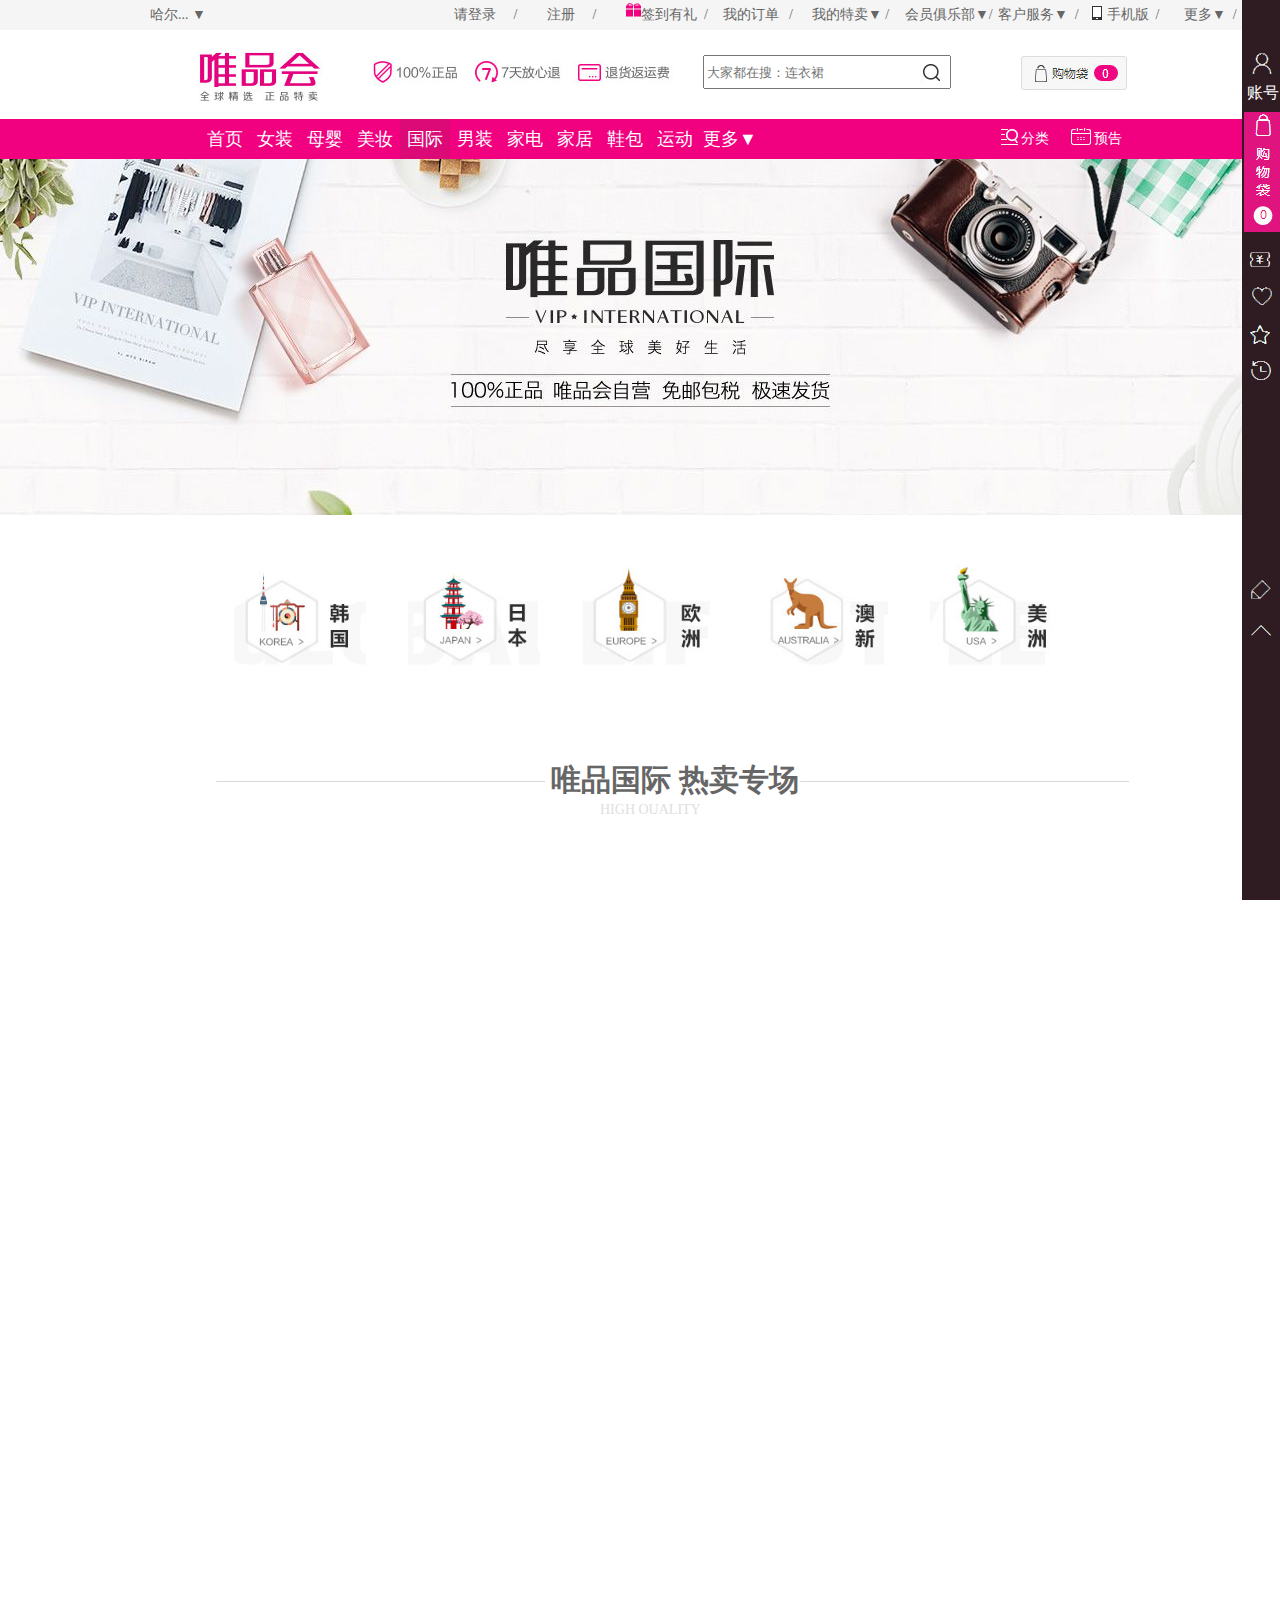
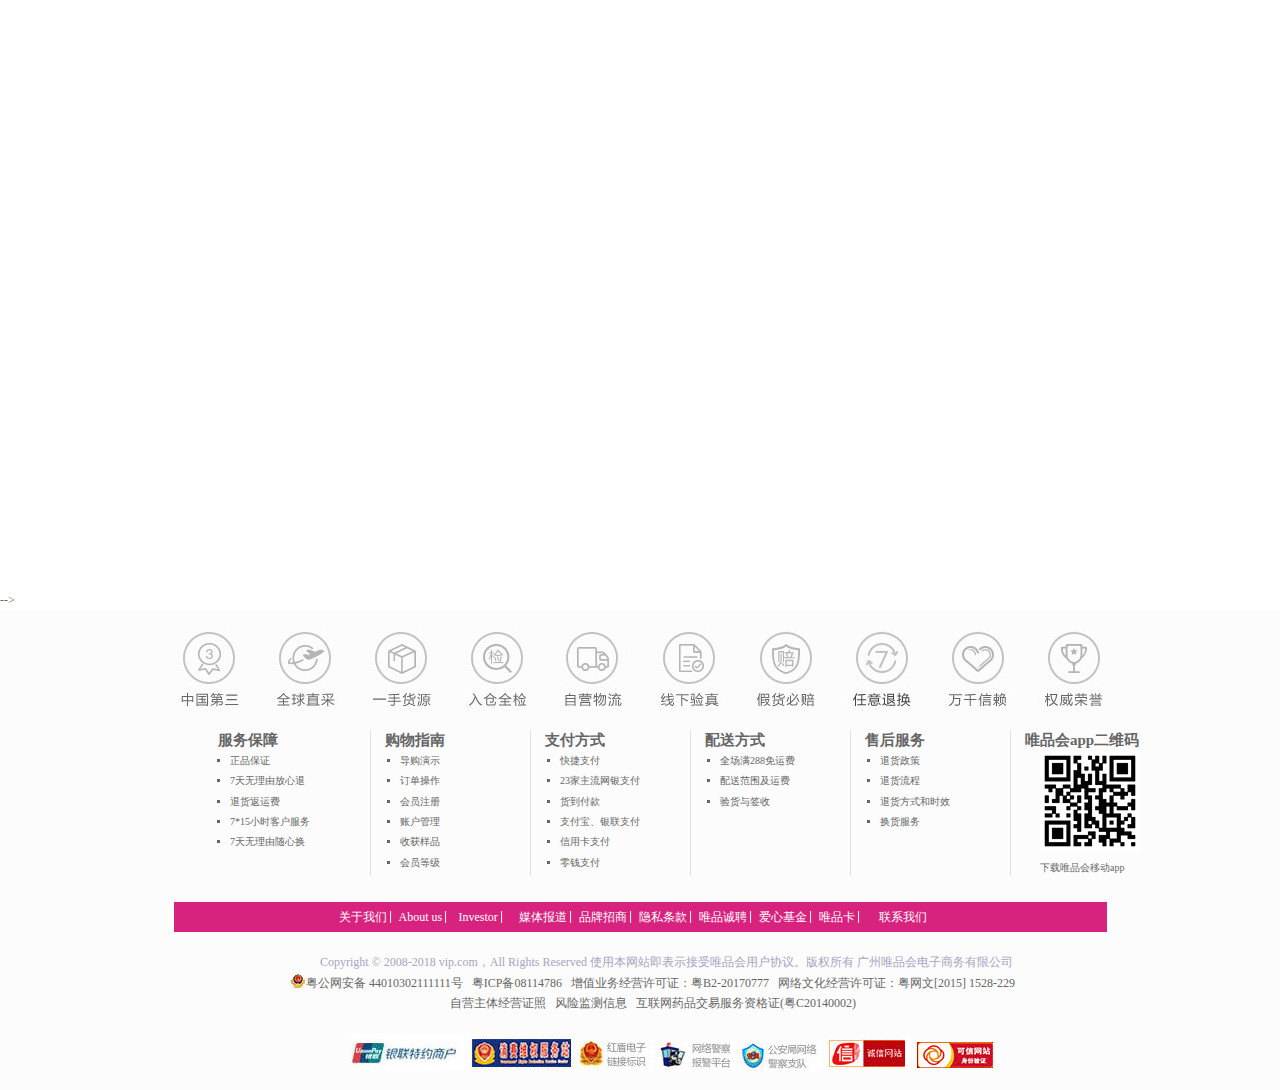
<file: index2.html>
<!DOCTYPE html>
<html lang="en">
<head>
	<meta charset="UTF-8">
	<title>Document</title>
	<link rel="stylesheet" href="css/index2.css">
	<link rel="stylesheet" href="css/aos.css" /> 
    <script src="js/aos.js"></script>
    <script src="js/jquery-1.11.1.min.js"></script>
</head>
<body>
<header>
	<div>
		<ul class="top">
			<li><a href="#">哈尔... ▼</a>
				<ul>
					<li><a href="#">齐齐哈尔</a></li>
					<li><a href="#">佳木斯</a></li>
					<li><a href="#">牡丹江</a></li>
				</ul> 
			</li>
		</ul>
	</div>
	<div>
		<ul class="title">
			<li class="a1"><a href="#">&nbsp;&nbsp;&nbsp;&nbsp;请登录&nbsp;&nbsp;&nbsp;&nbsp;&nbsp;/</a>
				<ul>
					<p class="001"><a href=""><img src="images/dl.jpg"/>您好！[请登录]</a></p>
					<ul class="oo2">
						<li><a href="#">我的收藏</a></li>
						<li><a href="#">我的订单</a></li>
						<li><a href="#">零钱</a></li>
						<li><a href="#">我的优惠券</a></li>
						<li><a href="#">我的唯品币</a></li>
						<li><a href="#">唯品金融</a></li>
					</ul>
				</ul>
			</li>
			<li><a href="#">&nbsp;&nbsp;&nbsp;&nbsp;注册&nbsp;&nbsp;&nbsp;&nbsp;&nbsp;/</a></li>
			<li class="a2"><a href="#"><img src="images/qd.gif" />签到有礼&nbsp;&nbsp;/</a>
				<ul>
					<p class="003"><a href=""><img src="images/day.png" alt=""></a></p>
					<li><a href="">每天签到送惊喜，连续签到更享心动奖励</a></li>
					<li><a href="">签到</a></li>
				</ul>
			
			</li>
			<li><a href="#">&nbsp;我的订单&nbsp;&nbsp;&nbsp;/</a></li>
			<li class="a3"><a href="#">我的特卖▼&nbsp;/</a>
				<ul>
					<li><a href="">品牌收藏(0)</a></li>
					<li><a href="">商品收藏(0)</a></li>
					<li><a href="">我的足迹(0)</a></li>
				</ul>
			</li>
			<li class="a4"><a href="#">会员俱乐部▼/</a>
				<ul>
					<li><a href="">俱乐部首页</a></li>
					<li><a href="">唯品币兑换</a></li>
					<li><a href="">免费抽大奖</a></li>
				</ul>			
			</li>
			<li class="a5"><a href="#">客户服务▼&nbsp;&nbsp;/</a>
				<ul>
					<li><a href="">联系客服</a></li>
					<li><a href="">帮助中心</a></li>
					<li><a href="">服务中心</a></li>
					<li><a href="">知识产权投诉</a></li>
				</ul>	
			</li>
			<li class="a6"><a href="#"><img src="images/shouji.jpg" />&nbsp;手机版&nbsp;&nbsp;/</a>
				<ul>
					<li><a href=""><img src="images/erweima.jpg" alt=""></a></li>
					<li><a href="">随时逛 及时抢</a></li>
				</ul>
			</li>
			<li class="a7"><a href="#">更多▼&nbsp;&nbsp;/</a>
				<div>
				<ul class="oo4">
					<h3><a href="">合作专区</a></h3>
					<li><a href="">联名卡申请</a></li>
					<li><a href="">唯品卡</a></li>
					<li><a href="">支付专区</a></li>
				</ul>	
				<ul class="oo5">
					<h3><a href="">关于我们</a></h3>
					<li><a href="">Sell on vip</a></li>
					<li><a href="">品牌招商</a></li>
					<li><a href="">官方博客</a></li>
				</ul>	
				</div>
			
			</li>
		</ul>
	</div>

	<div>
		<ul class="up">
			<li><a href="#"><img src="images/weipin.jpg" /></a></li>
			<li><a href="#"><img src="images/tuihuan.jpg" /></a></li>
		</ul>
		<div class="ss"><input type="text" placeholder="大家都在搜：连衣裙"></div>
		<div class="lian"></div>
		<div class="sea"><a href=""><img src="images/search.jpg" ></a></div>
		<div class="gwd"><a href="car.html"><img src="images/gwd.jpg" ></a></div>
	</div>
	<nav>
		<ul class="fs">
			<li><a href="index.html">首页</a></li>
			<li><a href="index3.html">女装</a></li>
			<li><a href="#">母婴</a></li>
			<li><a href="#">美妆</a></li>
			<li><a href="#">国际</a></li>
			<li><a href="#">男装</a></li>
			<li><a href="index1.html">家电</a></li>
			<li><a href="#">家居</a></li>
			<li><a href="#">鞋包</a></li>
			<li><a href="#">运动</a></li>
		</ul>
		<ul class="gd"><li><a href="#">更多▼</a></li></span>
		<ul class="fl">
		    <li><a href="#"><img src="images/fl.jpg" />分类</a></li>
			<li><a href="#"><img src="images/yg.jpg" />预告</a></li>
		</ul>
	</nav>
	
</header>
<div class="cb">
		<ul class="cb1">
			<li><a href="#"><img src="images/zh.png" />账号</a></li>
		</ul>
		<ul class="cb2">
			<li><a href="#"><img src="images/shop.jpg" /></a></li>
		</ul>	
		<ul class="cb3">
			<li><a href="#"><img src="images/c1.png" /></a></li>
			<li><a href="#"><img src="images/c2.png" /></a></li>
			<li><a href="#"><img src="images/c3.png" /></a></li>
			<li><a href="#"><img src="images/c4.png" /></a></li>
		</ul>
		<ul class="cb4">
			<li><a href="#"><img src="images/c5.png" /></a></li>
			<li><a href="#"><img src="images/c6.png" /></a></li>
		</ul>
</div>
<div id="banner">
</div>



<main>
<!-- 第一部分 -->
	<div class="am1" aos="flip-left">
		<ul>
			<li><a href="#"><img src="images/hg1.jpg" /></a></li>
			<li><a href="#"><img src="images/rb2.jpg" /></a></li>
			<li><a href="#"><img src="images/oz3.jpg" /></a></li>
			<li><a href="#"><img src="images/ax4.jpg" /></a></li>
			<li><a href="#"><img src="images/mz5.jpg" /></a></li>
		</ul>
	</div>

	<div class="ma22">
		<p><img src="images/main_2.jpg" />唯品国际 热卖专场<img src="images/main_2.jpg" /></p>
	</div>
	<div class="ma23">
		<p>HIGH OUALITY</p>
	</div>
	<div class="ma2_11" >
			<div class="ma2_12" aos="zoom-in-left">
				<div class="ma2_13">	
				</div>
				<div class="ma2_14" >
					<p>满498减100，上不封顶</p>
					<div class="ma2_15" >
                		<ul>
                			<li><a href="#"><img src="images/sc.png" /></a></li>
                			<li><a href="#">收藏品牌</a></li>
                		</ul>
                	</div>
				</div>
				<div class="ma2_16">
					<ul>
						<li><a href="#"><img src="images/89.png" >折起</a></li>
						<li><a href="#">韩国WHOO宫廷化妆品专场</a></li>
						<li><a href="#"><img src="images/main2_djs.jpg" >剩21小时</a></li>		
					</ul>
				</div>				
			</div>	
			<div class="ma21_12" aos="zoom-in-right">
				<div class="ma21_13">	
				</div>
				<div class="ma21_14">
					<p>免税包邮</p>
					<div class="ma21_15">
                		<ul>
                			<li><a href="#"><img src="images/sc.png" /></a></li>
                			<li><a href="#">收藏品牌</a></li>
                		</ul>
                	</div>
				</div>
				<div class="ma21_16">
					<ul>
						<li><a href="#"><img src="images/45.png" >折起</a></li>
						<li><a href="#">施华洛世奇SWAROVSKI璀璨水晶</a></li>
						<li><a href="#"><img src="images/main2_djs.jpg" >剩1天</a></li>		
					</ul>
				</div>				
			</div>	
			<div class="ma22_12" aos="zoom-out-up">
				<div class="ma22_13">	
				</div>
				<div class="ma22_14">
					<p>免税包邮</p>
					<div class="ma22_15">
                		<ul>
                			<li><a href="#"><img src="images/sc.png" /></a></li>
                			<li><a href="#">收藏品牌</a></li>
                		</ul>
                	</div>
				</div>
				<div class="ma22_16">
					<ul>
						<li><a href="#"><img src="images/main2_7z.jpg" >折起</a></li>
						<li><a href="#">philips飞利浦海外个护专场</a></li>
						<li><a href="#"><img src="images/main2_djs.jpg" >剩140天</a></li>		
					</ul>
				</div>				
			</div>	
			<div class="ma23_12" aos="zoom-out-up">
				<div class="ma23_13">	
				</div>
				<div class="ma23_14">
					<p>满498减100，上不封顶</p>
					<div class="ma23_15">
                		<ul>
                			<li><a href="#"><img src="images/sc.png" /></a></li>
                			<li><a href="#">收藏品牌</a></li>
                		</ul>
                	</div>
				</div>
				<div class="ma23_16">
					<ul>
						<li><a href="#"><img src="images/88.png" >折起</a></li>
						<li><a href="#">韩国SU:M37°自然发酵化妆品专场</a></li>
						<li><a href="#"><img src="images/main2_djs.jpg" >剩21小时</a></li>		
					</ul>
				</div>				
			</div>	
			<div class="ma24_12" aos="zoom-out-right">
				<div class="ma24_13">	
				</div>
				<div class="ma24_14">
					<p>免税包邮</p>
					<div class="ma24_15">
                		<ul>
                			<li><a href="#"><img src="images/sc.png" /></a></li>
                			<li><a href="#">收藏品牌</a></li>
                		</ul>
                	</div>
				</div>
				<div class="ma24_16">
					<ul>
						<li><a href="#"><img src="images/3.png" >折起</a></li>
						<li><a href="#">美国COACH大牌包包专场</a></li>
						<li><a href="#"><img src="images/main2_djs.jpg" >剩2天</a></li>		
					</ul>
				</div>				
			</div>	
			<div class="ma25_12" aos="zoom-out-left">
				<div class="ma25_13">	
				</div>
				<div class="ma25_14">
					<p>满350减50，上不封顶</p>
					<div class="ma25_15">
                		<ul>
                			<li><a href="#"><img src="images/sc.png" /></a></li>
                			<li><a href="#">收藏品牌</a></li>
                		</ul>
                	</div>
				</div>
				<div class="ma25_16">
					<ul>
						<li><a href="#"><img src="images/main2_7z.jpg" >折起</a></li>
						<li><a href="#">韩国高端美容院线AHC专场</a></li>
						<li><a href="#"><img src="images/main2_djs.jpg" >剩3天</a></li>		
					</ul>
				</div>				
			</div>	
			<div class="ma26_12" aos="fade-right">
				<div class="ma26_13">	
				</div>
				<div class="ma26_14">
					<p>免税包邮</p>
					<div class="ma26_15">
                		<ul>
                			<li><a href="#"><img src="images/sc.png" /></a></li>
                			<li><a href="#">收藏品牌</a></li>
                		</ul>
                	</div>
				</div>
				<div class="ma26_16">
					<ul>
						<li><a href="#"><img src="images/89.png" >折起</a></li>
						<li><a href="#">美国Michael Kors</a></li>
						<li><a href="#"><img src="images/main2_djs.jpg" >剩5天</a></li>		
					</ul>
				</div>				
			</div>	
			<div class="ma27_12" aos="fade-left">
				<div class="ma27_13">	
				</div>
				<div class="ma27_14">
					<p>满2件即享7.5折，封顶</p>
					<div class="ma27_15">
                		<ul>
                			<li><a href="#"><img src="images/sc.png" /></a></li>
                			<li><a href="#">收藏品牌</a></li>
                		</ul>
                	</div>
				</div>
				<div class="ma27_16">
					<ul>
						<li><a href="#"><img src="images/main2_7z.jpg" >折起</a></li>
						<li><a href="#">韩国Laneign兰芝</a></li>
						<li><a href="#"><img src="images/main2_djs.jpg" >剩18天</a></li>		
					</ul>
				</div>				
			</div>	
			<div class="ma28_12" aos="fade-up">
				<div class="ma28_13">	
				</div>
				<div class="ma28_14">
					<p>跨品牌满298减80；上不封顶</p>
					<div class="ma28_15">
                		<ul>
                			<li><a href="#"><img src="images/sc.png" /></a></li>
                			<li><a href="#">收藏品牌</a></li>
                		</ul>
                	</div>
				</div>
				<div class="ma28_16">
					<ul>
						<li><a href="#"><img src="images/45.png" >折起</a></li>
						<li><a href="#">美国Michael Kors</a></li>
						<li><a href="#"><img src="images/main2_djs.jpg" >剩23小时</a></li>		
					</ul>
				</div>				
			</div>	

			<div class="ma29_12" aos="fade-up">
				<div class="ma29_13">	
				</div>
				<div class="ma29_14">
					<p>满2件即享7.5折，封顶</p>
					<div class="ma29_15">
                		<ul>
                			<li><a href="#"><img src="images/sc.png" /></a></li>
                			<li><a href="#">收藏品牌</a></li>
                		</ul>
                	</div>
				</div>
				<div class="ma29_16">
					<ul>
						<li><a href="#"><img src="images/3.png" >折起</a></li>
						<li><a href="#">韩国Laneign兰芝</a></li>
						<li><a href="#"><img src="images/main2_djs.jpg" >剩10天</a></li>		
					</ul>
				</div>				
			</div>	
	</div>



</main> -->



<footer>
	<div class="foo1">
	<img src="images/footer_1.jpg" />
	</div>
	<div class="foo2">
		<ul>
			<li><a href="#">服务保障</a></li>
			<li><a href="#">正品保证</a></li>
			<li><a href="#">7天无理由放心退</a></li>
			<li><a href="#">退货返运费</a></li>
			<li><a href="#">7*15小时客户服务</a></li>
			<li><a href="#">7天无理由随心换</a></li>	
		</ul>
		<p><img src="images/footer_2.jpg" /></p>
	</div>
	<div class="foo3">
		<ul >
			<li><a href="">购物指南</a></li>
			<li><a href="">导购演示</a></li>
			<li><a href="">订单操作</a></li>
			<li><a href="">会员注册</a></li>
			<li><a href="">账户管理</a></li>
			<li><a href="">收获样品</a></li>
			<li><a href="">会员等级</a></li>
		</ul>
		<p><img src="images/footer_2.jpg" /></p>
	</div>
	<div class="foo4">
		<ul >
			<li><a href="">支付方式</a></li>
			<li><a href="">快捷支付</a></li>
			<li><a href="">23家主流网银支付</a></li>
			<li><a href="">货到付款</a></li>
			<li><a href="">支付宝、银联支付</a></li>
			<li><a href="">信用卡支付</a></li>
			<li><a href="">零钱支付</a></li>
		</ul>
		<p><img src="images/footer_2.jpg" /></p>
	</div>
	<div class="foo5">
		<ul >
			<li><a href="">配送方式</a></li>
			<li><a href="">全场满288免运费</a></li>
			<li><a href="">配送范围及运费</a></li>
			<li><a href="">验货与签收</a></li>
		</ul>
		<p><img src="images/footer_2.jpg" /></p>
	</div>
	<div class="foo6">
		<ul >
			<li><a href="">售后服务</a></li>
			<li><a href="">退货政策</a></li>
			<li><a href="">退货流程</a></li>
			<li><a href="">退货方式和时效</a></li>
			<li><a href="">换货服务</a></li>
		</ul>
		<p><img src="images/footer_2.jpg" /></p>
	</div>
	<div class="foo7">
		<ul >
			<li><a href="">唯品会app二维码</a></li>
			<li><a href=""><img src="images/ewm.png" /></a></li>
			<li><a href="">下载唯品会移动app</a></li>
		</ul>
	</div>
	<div class="foo8">
		<ul>
			<li><a href="">关于我们&nbsp;<img src="images/footer_4.jpg" /></a></li>
			<li><a href="">About us&nbsp;<img src="images/footer_4.jpg" ></a></li>
			<li><a href="">Investor&nbsp;<img src="images/footer_4.jpg" ></a></li>
			<li><a href="">媒体报道&nbsp;<img src="images/footer_4.jpg" ></a></li>
			<li><a href="">品牌招商&nbsp;<img src="images/footer_4.jpg" ></a></li>
			<li><a href="">隐私条款&nbsp;<img src="images/footer_4.jpg" ></a></li>
			<li><a href="">唯品诚聘&nbsp;<img src="images/footer_4.jpg" ></a></li>
			<li><a href="">爱心基金&nbsp;<img src="images/footer_4.jpg" ></a></li>
			<li><a href="">唯品卡&nbsp;<img src="images/footer_4.jpg" ></a></li>
			<li><a href="">联系我们</a></li>
		</ul>
	</div>
	<div class="foo9">
		<P class="po">Copyright © 2008-2018 vip.com，All Rights Reserved  使用本网站即表示接受唯品会用户协议。版权所有 广州唯品会电子商务有限公司</P>
	</div>
	<div class="foo10">
			<span><a href="#"><img src="images/footer_5.jpg" />粤公网安备 44010302111111号&nbsp;&nbsp;</a></span>
			<span><a href="#">粤ICP备08114786&nbsp;&nbsp;</a></span>
			<span><a href="#">增值业务经营许可证：粤B2-20170777&nbsp;&nbsp;</a></span>
			<span><a href="#">网络文化经营许可证：粤网文[2015] 1528-229</a></span>
	</div>
	<div class="foo11">
			<span><a href="#">自营主体经营证照&nbsp;&nbsp;</a></span>
			<span><a href="#">风险监测信息&nbsp;&nbsp;</a></span>
			<span><a href="#">互联网药品交易服务资格证(粤C20140002)</a></span>
	</div>
	<div class="foo12">
			<span><a href="#"><img src="images/footer_01.jpg" /></a></span>
			<span><a href="#"><img src="images/footer_02.jpg" /></a></span>
			<span><a href="#"><img src="images/footer_03.jpg" /></a></span>
			<span><a href="#"><img src="images/footer_04.jpg" /></a></span>
			<span><a href="#"><img src="images/footer_05.jpg" /></a></span>
			<span><a href="#"><img src="images/footer_06.jpg" /></a></span>
			<span><a href="#"><img src="images/footer_07.jpg" /></a></span>
	</div>
</footer>
<script>
	AOS.init({//初始化代码必须放在网页底部,否则无法使用.
			ease:'ease-out-back',
			duration:1000
		});	
	</script>
</body>
</html>
</file>
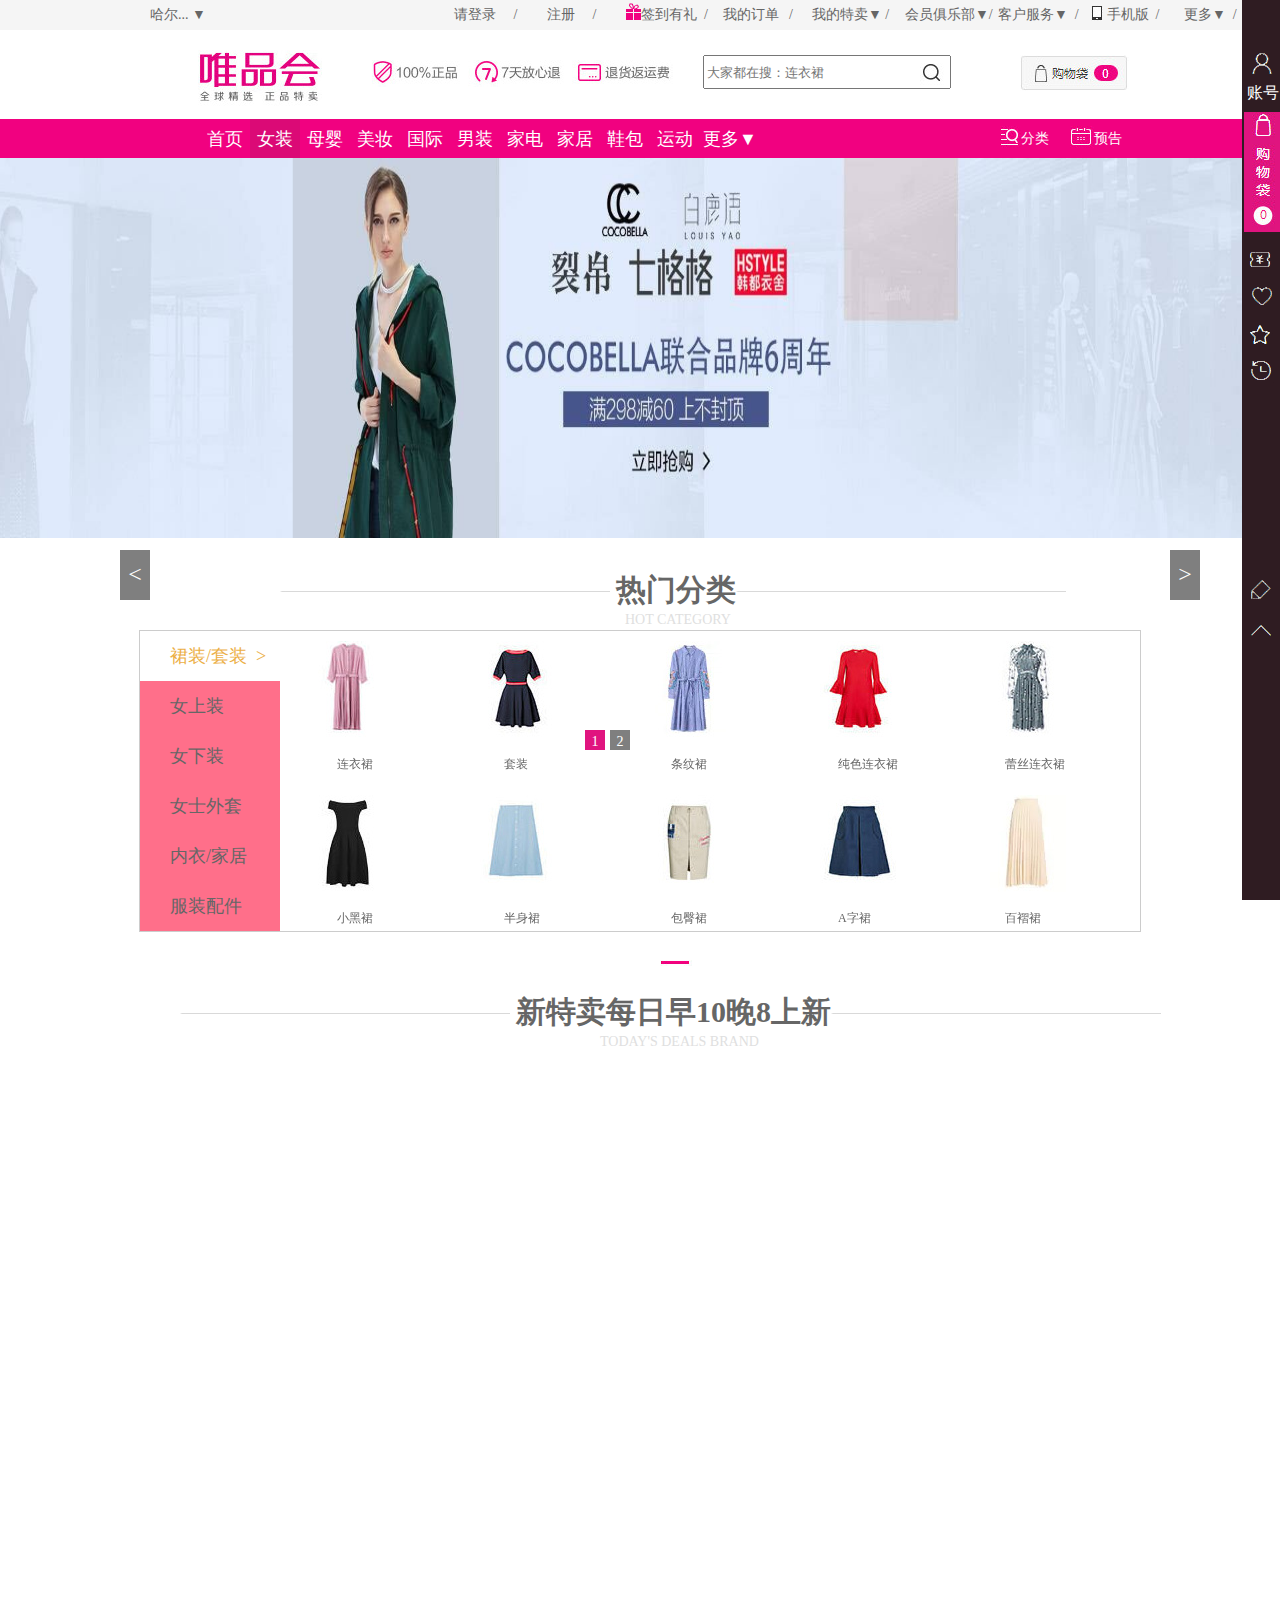
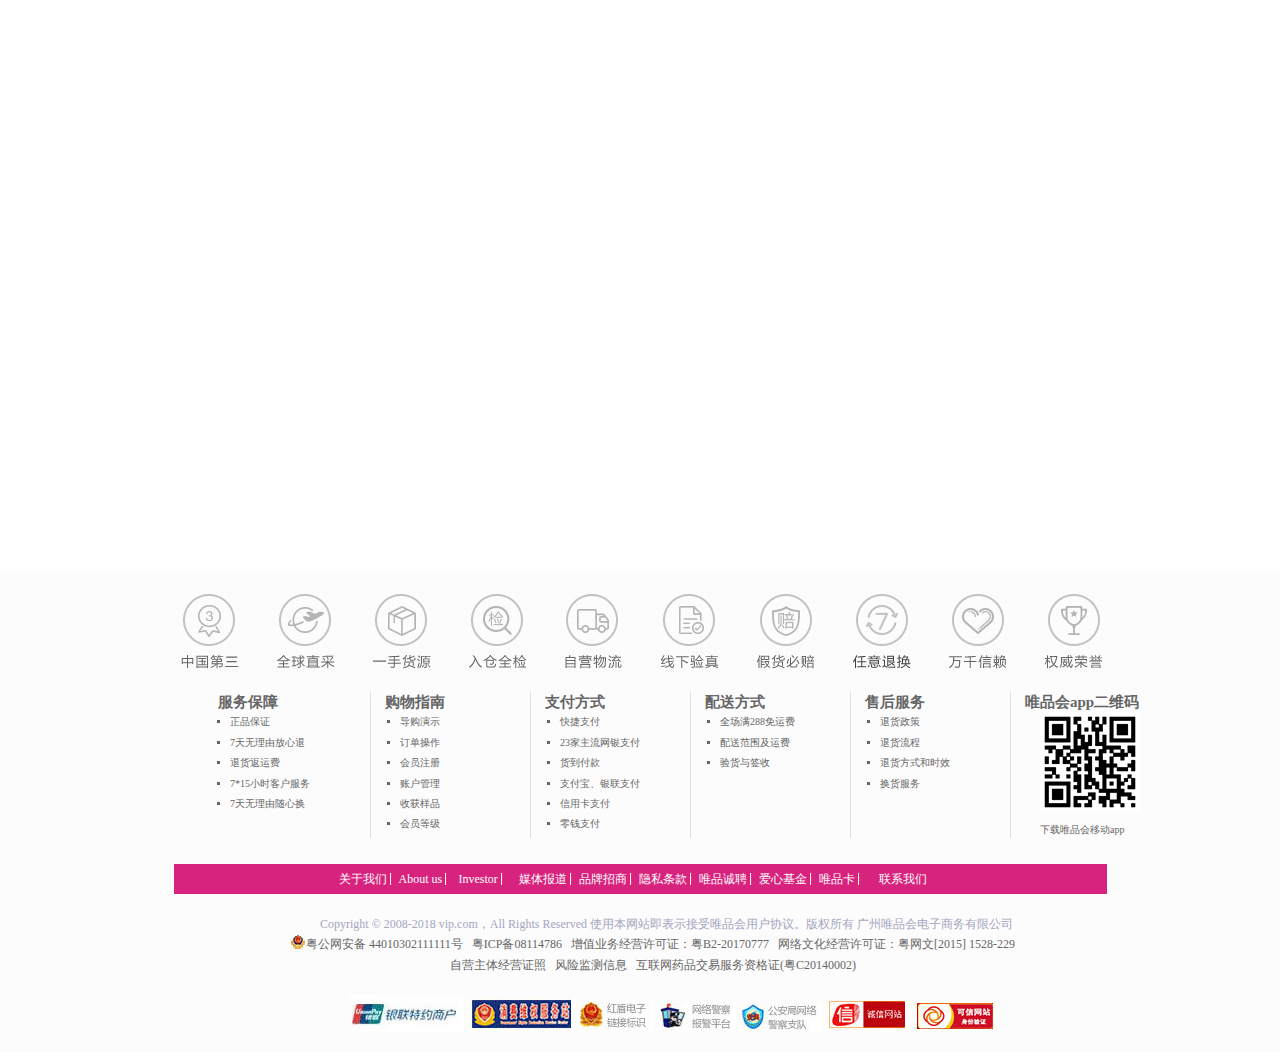
<file: index3.html>
<!DOCTYPE html>
<html lang="en">
<head>
	<meta charset="UTF-8">
	<title>Document</title>
	<link rel="stylesheet" href="css/index3.css">
	<link rel="stylesheet" href="css/aos.css" /> 
    <script src="js/aos.js"></script>
    <script src="js/jquery-1.11.1.min.js"></script>
</head>
<body>
<header>
	<div>
		<ul class="top">
			<li><a href="#">哈尔... ▼</a>
				<ul>
					<li><a href="#">齐齐哈尔</a></li>
					<li><a href="#">佳木斯</a></li>
					<li><a href="#">牡丹江</a></li>
					<li><a href="#">鸡西</a></li>
				</ul> 
			</li>
		</ul>
	</div>
	<div>
		<ul class="title">
			<li class="a1"><a href="#">&nbsp;&nbsp;&nbsp;&nbsp;请登录&nbsp;&nbsp;&nbsp;&nbsp;&nbsp;/</a>
				<ul>
					<p class="001"><a href=""><img src="images/dl.jpg"/>您好！[请登录]</a></p>
					<ul class="oo2">
						<li><a href="#">我的收藏</a></li>
						<li><a href="#">我的订单</a></li>
						<li><a href="#">零钱</a></li>
						<li><a href="#">我的优惠券</a></li>
						<li><a href="#">我的唯品币</a></li>
						<li><a href="#">唯品金融</a></li>
					</ul>
				</ul>
			</li>
			<li><a href="#">&nbsp;&nbsp;&nbsp;&nbsp;注册&nbsp;&nbsp;&nbsp;&nbsp;&nbsp;/</a></li>
			<li class="a2"><a href="#"><img src="images/qd.gif" />签到有礼&nbsp;&nbsp;/</a>
				<ul>
					<p class="003"><a href=""><img src="images/day.png" alt=""></a></p>
					<li><a href="">每天签到送惊喜，连续签到更享心动奖励</a></li>
					<li><a href="">签到</a></li>
				</ul>
			
			</li>
			<li><a href="#">&nbsp;我的订单&nbsp;&nbsp;&nbsp;/</a></li>
			<li class="a3"><a href="#">我的特卖▼&nbsp;/</a>
				<ul>
					<li><a href="">品牌收藏(0)</a></li>
					<li><a href="">商品收藏(0)</a></li>
					<li><a href="">我的足迹(0)</a></li>
				</ul>
			</li>
			<li class="a4"><a href="#">会员俱乐部▼/</a>
				<ul>
					<li><a href="">俱乐部首页</a></li>
					<li><a href="">唯品币兑换</a></li>
					<li><a href="">免费抽大奖</a></li>
				</ul>			
			</li>
			<li class="a5"><a href="#">客户服务▼&nbsp;&nbsp;/</a>
				<ul>
					<li><a href="">联系客服</a></li>
					<li><a href="">帮助中心</a></li>
					<li><a href="">服务中心</a></li>
					<li><a href="">知识产权投诉</a></li>
				</ul>	
			</li>
			<li class="a6"><a href="#"><img src="images/shouji.jpg" />&nbsp;手机版&nbsp;&nbsp;/</a>
				<ul>
					<li><a href=""><img src="images/erweima.jpg" alt=""></a></li>
					<li><a href="">随时逛 及时抢</a></li>
				</ul>
			</li>
			<li class="a7"><a href="#">更多▼&nbsp;&nbsp;/</a>
				<div>
				<ul class="oo4">
					<h3><a href="">合作专区</a></h3>
					<li><a href="">联名卡申请</a></li>
					<li><a href="">唯品卡</a></li>
					<li><a href="">支付专区</a></li>
				</ul>	
				<ul class="oo5">
					<h3><a href="">关于我们</a></h3>
					<li><a href="">Sell on vip</a></li>
					<li><a href="">品牌招商</a></li>
					<li><a href="">官方博客</a></li>
				</ul>	
				</div>
			
			</li>
		</ul>
	</div>

	<div>
		<ul class="up">
			<li><a href="#"><img src="images/weipin.jpg" /></a></li>
			<li><a href="#"><img src="images/tuihuan.jpg" /></a></li>
		</ul>
		<div class="ss"><input type="text" placeholder="大家都在搜：连衣裙"></div>
		<div class="lian"></div>
		<div class="sea"><a href=""><img src="images/search.jpg" ></a></div>
		<div class="gwd"><a href="car.html"><img src="images/gwd.jpg" ></a></div>
	</div>
	<nav>
		<ul class="fs">
			<li><a href="index.html">首页</a></li>
			<li><a href="#">女装</a></li>
			<li><a href="#">母婴</a></li>
			<li><a href="#">美妆</a></li>
			<li><a href="index2.html">国际</a></li>
			<li><a href="#">男装</a></li>
			<li><a href="index1.html">家电</a></li>
			<li><a href="#">家居</a></li>
			<li><a href="#">鞋包</a></li>
			<li><a href="#">运动</a></li>
		</ul>
		<ul class="gd"><li><a href="#">更多▼</a></li></span>
		<ul class="fl">
		    <li><a href="#"><img src="images/fl.jpg" />分类</a></li>
			<li><a href="#"><img src="images/yg.jpg" />预告</a></li>
		</ul>
	</nav>
	
</header>
<div class="cb">
		<ul class="cb1">
			<li><a href="#"><img src="images/zh.png" />账号</a></li>
		</ul>
		<ul class="cb2">
			<li><a href="#"><img src="images/shop.jpg" /></a></li>
		</ul>	
		<ul class="cb3">
			<li><a href="#"><img src="images/c1.png" /></a></li>
			<li><a href="#"><img src="images/c2.png" /></a></li>
			<li><a href="#"><img src="images/c3.png" /></a></li>
			<li><a href="#"><img src="images/c4.png" /></a></li>
		</ul>
		<ul class="cb4">
			<li><a href="#"><img src="images/c5.png" /></a></li>
			<li><a href="#"><img src="images/c6.png" /></a></li>
		</ul>
</div>
<div id="banner">
	<div id="imgs">
			<img src="images/banner22.jpg" >
			<img src="images/banner88.jpg" class="on">						
	</div>
	<ul id="nav">
			<li class="on">1</li>
			<li>2</li>			
	</ul>
	<div id="arrows">
			<div id="left">&lt;</div>
			<div id="right">&gt;</div>
	</div>
</div>



<main>
<!-- 第一部分 -->
	<div class="ma2">
		<p><img src="images/main_2.jpg" />热门分类<img src="images/main_2.jpg" /></p>
	</div>
	<div class="ma3">
		<p>HOT CATEGORY</p>
	</div>
	<div class="ma4">
		<div class="ma5">
			<ul>
				<li><a href="#">裙装/套装&nbsp;&nbsp;></a></li>
				<li><a href="#">女上装<span>&nbsp;&nbsp;></span></a></li>
				<li><a href="#">女下装<span>&nbsp;&nbsp;></span></a></li>
				<li><a href="#">女士外套<span>&nbsp;&nbsp;></span></a></li>
				<li><a href="#">内衣/家居<span>&nbsp;></span></a></li>
				<li><a href="#">服装配件<span>&nbsp;&nbsp;></span></a></li>
				
			</ul>
		</div>
		<div class="ma6" aos="flip-down">
			<div class="ma7">
				<ul>
					<li><a href="#"><img src="images/a01.jpg" /></a></li>
					<li><a href="#"><img src="images/a02.jpg" /></a></li>
					<li><a href="#"><img src="images/a03.jpg" /></a></li>
					<li><a href="#"><img src="images/a04.jpg" /></a></li>
					<li><a href="#"><img src="images/a05.jpg" /></a></li>
				</ul>
			</div>
			<div class="ma8">
				<ul>
					<li><a href="#">连衣裙</a></li>
					<li><a href="#">套装</a></li>
					<li><a href="#">条纹裙</a></li>
					<li><a href="#">纯色连衣裙</a></li>
					<li><a href="#">蕾丝连衣裙</a></li>
				</ul>
			</div>
		</div>
		<div class="ma9" aos="flip-up">
			<div class="ma10">
				<ul>
					<li><a href="#"><img src="images/a06.jpg" /></a></li>
					<li><a href="#"><img src="images/a07.jpg" /></a></li>
					<li><a href="#"><img src="images/a08.jpg" /></a></li>
					<li><a href="#"><img src="images/a09.jpg" /></a></li>
					<li><a href="#"><img src="images/a010.jpg" /></a></li>
				</ul>
			</div>
			<div class="ma11">
				<ul>
					<li><a href="#">小黑裙</a></li>
					<li><a href="#">半身裙</a></li>
					<li><a href="#">包臀裙</a></li>
					<li><a href="#">A字裙</a></li>
					<li><a href="#">百褶裙</a></li>
				</ul>
			</div>
		</div>	
	</div>
	<div class="ma21">
		<p><img src="images/main_1.jpg" /></p>
	</div>
	<div class="ma22">
		<p><img src="images/main_2.jpg" />新特卖每日早10晚8上新<img src="images/main_2.jpg" /></p>
	</div>
	<div class="ma23">
		<p>TODAY'S DEALS BRAND</p>
	</div>
	<div class="ma2_11">
			<div class="ma2_12" aos="fade-up"><a href="index4.html">
				<div class="ma2_13">	 
				</div>
				
				<div class="ma2_14">
					<p>两件4折，三件3折</p>
					<div class="ma2_15">
						<ul>
							<li><a href="#"><img src="images/sc.png" /></a></li>
							<li><a href="#">收藏品牌</a></li>
						</ul>
					</div>
				</div>
				<div class="ma2_16">
					<ul>
						<li><a href="#"><img src="images/main2_12z.jpg" >折起</a></li>
						<li><a href="#">元气清仓 似水年华</a></li>
						<li><a href="#"><img src="images/main2_djs.jpg" >剩2天</a></li>		
					</ul>
				</div></a>
						
			</div>	
			<div class="ma21_12" aos="fade-up">
				<div class="ma21_13">	
				</div>
				<div class="ma21_14">
					<p>两件5折，三件4折</p>
					<div class="ma21_15">
                		<ul>
                			<li><a href="#"><img src="images/sc.png" /></a></li>
                			<li><a href="#">收藏品牌</a></li>
                		</ul>
                	</div>
				</div>
				<div class="ma21_16">
					<ul>
						<li><a href="#"><img src="images/3.png" >折起</a></li>
						<li><a href="#">冰点“价”日，超值抢购</a></li>
						<li><a href="#"><img src="images/main2_djs.jpg" >剩1天</a></li>		
					</ul>
				</div>				
			</div>	
			<div class="ma22_12" aos="fade-right">
				<div class="ma22_13">	
				</div>
				<div class="ma22_14">
					<p>一件8折，两件7折</p>
					<div class="ma22_15">
                		<ul>
                			<li><a href="#"><img src="images/sc.png" /></a></li>
                			<li><a href="#">收藏品牌</a></li>
                		</ul>
                	</div>
				</div>
				<div class="ma22_16">
					<ul>
						<li><a href="#"><img src="images/89.png" >折起</a></li>
						<li><a href="#">白鹿与优雅范女装专场</a></li>
						<li><a href="#"><img src="images/main2_djs.jpg" >剩10小时</a></li>		
					</ul>
				</div>				
			</div>	
			<div class="ma23_12" aos="fade-left">
				<div class="ma23_13">	
				</div>
				<div class="ma23_14">
					<p>满99减50，上不封顶</p>
					<div class="ma23_15">
                		<ul>
                			<li><a href="#"><img src="images/sc.png" /></a></li>
                			<li><a href="#">收藏品牌</a></li>
                		</ul>
                	</div>
				</div>
				<div class="ma23_16">
					<ul>
						<li><a href="#"><img src="images/3.png" >折起</a></li>
						<li><a href="#">皮草/大衣 跌破低价</a></li>
						<li><a href="#"><img src="images/main2_djs.jpg" >剩7小时</a></li>		
					</ul>
				</div>				
			</div>	
			<div class="ma24_12" aos="flip-left">
				<div class="ma24_13">	
				</div>
				<div class="ma24_14">
					<p>两件85折，三件8折</p>
					<div class="ma24_15">
                		<ul>
                			<li><a href="#"><img src="images/sc.png" /></a></li>
                			<li><a href="#">收藏品牌</a></li>
                		</ul>
                	</div>
				</div>
				<div class="ma24_16">
					<ul>
						<li><a href="#"><img src="images/main2_12z.jpg" >折起</a></li>
						<li><a href="#">韩都衣舍女装专场</a></li>
						<li><a href="#"><img src="images/main2_djs.jpg" >剩3天</a></li>		
					</ul>
				</div>				
			</div>	
			<div class="ma25_12" aos="flip-right">
				<div class="ma25_13">	
				</div>
				<div class="ma25_14">
					<p>满498减100，上不封顶</p>
					<div class="ma25_15">
                		<ul>
                			<li><a href="#"><img src="images/sc.png" /></a></li>
                			<li><a href="#">收藏品牌</a></li>
                		</ul>
                	</div>
				</div>
				<div class="ma25_16">
					<ul>
						<li><a href="#"><img src="images/main2_7z.jpg" >折起</a></li>
						<li><a href="#">反季特卖 欧时力女装专场</a></li>
						<li><a href="#"><img src="images/main2_djs.jpg" >剩4天</a></li>		
					</ul>
				</div>				
			</div>	
			<div class="ma26_12" aos="zoom-in-up">
				<div class="ma26_13">	
				</div>
				<div class="ma26_14">
					<p>满两件8折</p>
					<div class="ma26_15">
                		<ul>
                			<li><a href="#"><img src="images/sc.png" /></a></li>
                			<li><a href="#">收藏品牌</a></li>
                		</ul>
                	</div>
				</div>
				<div class="ma26_16">
					<ul>
						<li><a href="#"><img src="images/89.png" >折起</a></li>
						<li><a href="#">lily丽丽商务时装专场</a></li>
						<li><a href="#"><img src="images/main2_djs.jpg" >剩5天</a></li>		
					</ul>
				</div>				
			</div>	
			<div class="ma27_12" aos="zoom-in-up">
				<div class="ma27_13">	
				</div>
				<div class="ma27_14">
					<p>满298减40，上不封顶</p>
					<div class="ma27_15">
                		<ul>
                			<li><a href="#"><img src="images/sc.png" /></a></li>
                			<li><a href="#">收藏品牌</a></li>
                		</ul>
                	</div>
				</div>
				<div class="ma27_16">
					<ul>
						<li><a href="#"><img src="images/main2_7z.jpg" >折起</a></li>
						<li><a href="#">依恋E.LAND经典女装专场</a></li>
						<li><a href="#"><img src="images/main2_djs.jpg" >剩2天</a></li>		
					</ul>
				</div>				
			</div>	
			
	</div>



</main>



<footer>
	<div class="foo1">
	<img src="images/footer_1.jpg" />
	</div>
	<div class="foo2">
		<ul>
			<li><a href="#">服务保障</a></li>
			<li><a href="#">正品保证</a></li>
			<li><a href="#">7天无理由放心退</a></li>
			<li><a href="#">退货返运费</a></li>
			<li><a href="#">7*15小时客户服务</a></li>
			<li><a href="#">7天无理由随心换</a></li>	
		</ul>
		<p><img src="images/footer_2.jpg" /></p>
	</div>
	<div class="foo3">
		<ul >
			<li><a href="">购物指南</a></li>
			<li><a href="">导购演示</a></li>
			<li><a href="">订单操作</a></li>
			<li><a href="">会员注册</a></li>
			<li><a href="">账户管理</a></li>
			<li><a href="">收获样品</a></li>
			<li><a href="">会员等级</a></li>
		</ul>
		<p><img src="images/footer_2.jpg" /></p>
	</div>
	<div class="foo4">
		<ul >
			<li><a href="">支付方式</a></li>
			<li><a href="">快捷支付</a></li>
			<li><a href="">23家主流网银支付</a></li>
			<li><a href="">货到付款</a></li>
			<li><a href="">支付宝、银联支付</a></li>
			<li><a href="">信用卡支付</a></li>
			<li><a href="">零钱支付</a></li>
		</ul>
		<p><img src="images/footer_2.jpg" /></p>
	</div>
	<div class="foo5">
		<ul >
			<li><a href="">配送方式</a></li>
			<li><a href="">全场满288免运费</a></li>
			<li><a href="">配送范围及运费</a></li>
			<li><a href="">验货与签收</a></li>
		</ul>
		<p><img src="images/footer_2.jpg" /></p>
	</div>
	<div class="foo6">
		<ul >
			<li><a href="">售后服务</a></li>
			<li><a href="">退货政策</a></li>
			<li><a href="">退货流程</a></li>
			<li><a href="">退货方式和时效</a></li>
			<li><a href="">换货服务</a></li>
		</ul>
		<p><img src="images/footer_2.jpg" /></p>
	</div>
	<div class="foo7">
		<ul >
			<li><a href="">唯品会app二维码</a></li>
			<li><a href=""><img src="images/ewm.png" /></a></li>
			<li><a href="">下载唯品会移动app</a></li>
		</ul>
	</div>
	<div class="foo8">
		<ul>
			<li><a href="">关于我们&nbsp;<img src="images/footer_4.jpg" /></a></li>
			<li><a href="">About us&nbsp;<img src="images/footer_4.jpg" ></a></li>
			<li><a href="">Investor&nbsp;<img src="images/footer_4.jpg" ></a></li>
			<li><a href="">媒体报道&nbsp;<img src="images/footer_4.jpg" ></a></li>
			<li><a href="">品牌招商&nbsp;<img src="images/footer_4.jpg" ></a></li>
			<li><a href="">隐私条款&nbsp;<img src="images/footer_4.jpg" ></a></li>
			<li><a href="">唯品诚聘&nbsp;<img src="images/footer_4.jpg" ></a></li>
			<li><a href="">爱心基金&nbsp;<img src="images/footer_4.jpg" ></a></li>
			<li><a href="">唯品卡&nbsp;<img src="images/footer_4.jpg" ></a></li>
			<li><a href="">联系我们</a></li>
		</ul>
	</div>
	<div class="foo9">
		<P class="po">Copyright © 2008-2018 vip.com，All Rights Reserved  使用本网站即表示接受唯品会用户协议。版权所有 广州唯品会电子商务有限公司</P>
	</div>
	<div class="foo10">
			<span><a href="#"><img src="images/footer_5.jpg" />粤公网安备 44010302111111号&nbsp;&nbsp;</a></span>
			<span><a href="#">粤ICP备08114786&nbsp;&nbsp;</a></span>
			<span><a href="#">增值业务经营许可证：粤B2-20170777&nbsp;&nbsp;</a></span>
			<span><a href="#">网络文化经营许可证：粤网文[2015] 1528-229</a></span>
	</div>
	<div class="foo11">
			<span><a href="#">自营主体经营证照&nbsp;&nbsp;</a></span>
			<span><a href="#">风险监测信息&nbsp;&nbsp;</a></span>
			<span><a href="#">互联网药品交易服务资格证(粤C20140002)</a></span>
	</div>
	<div class="foo12">
			<span><a href="#"><img src="images/footer_01.jpg" /></a></span>
			<span><a href="#"><img src="images/footer_02.jpg" /></a></span>
			<span><a href="#"><img src="images/footer_03.jpg" /></a></span>
			<span><a href="#"><img src="images/footer_04.jpg" /></a></span>
			<span><a href="#"><img src="images/footer_05.jpg" /></a></span>
			<span><a href="#"><img src="images/footer_06.jpg" /></a></span>
			<span><a href="#"><img src="images/footer_07.jpg" /></a></span>
	</div>
</footer>
<script src="js/index3.js"></script>
<script>
	AOS.init({//初始化代码必须放在网页底部,否则无法使用.
			ease:'ease-out-back',
			duration:1000
		});	
	</script>
</body>
</html>
</file>
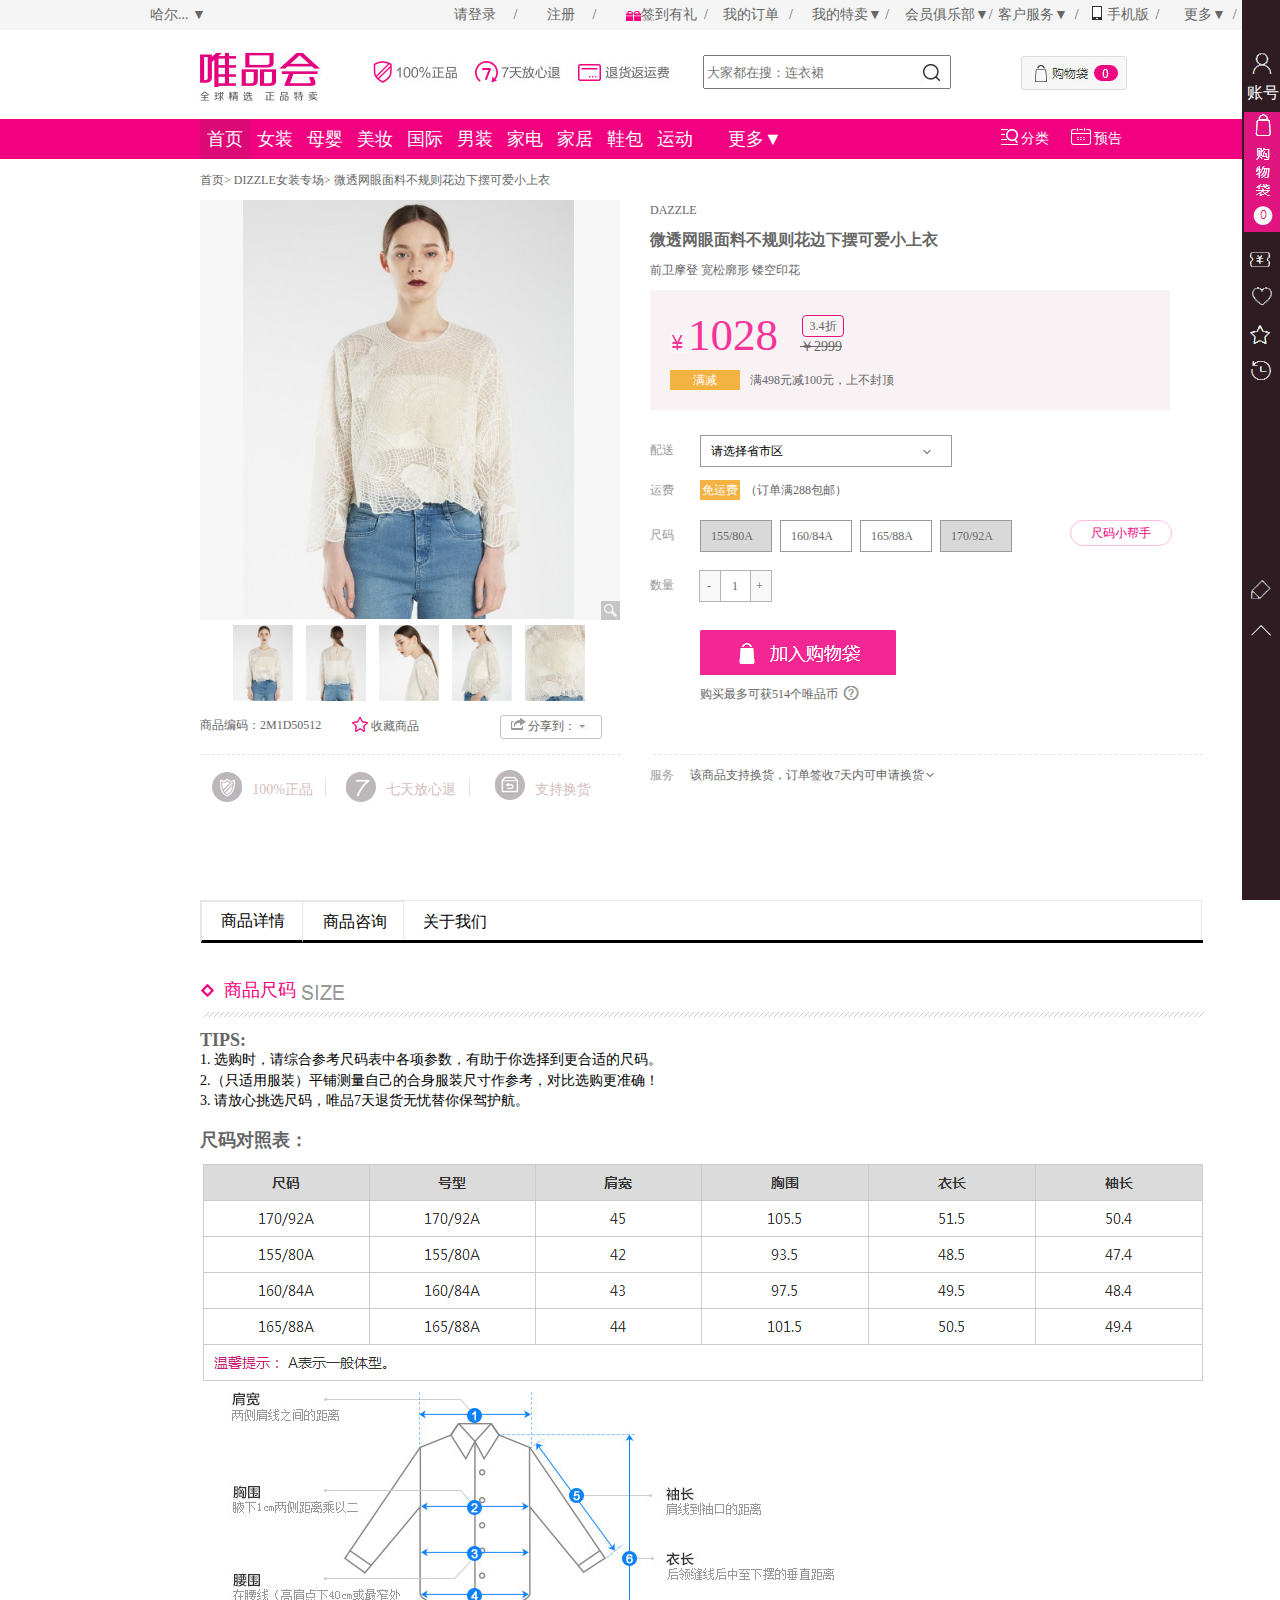
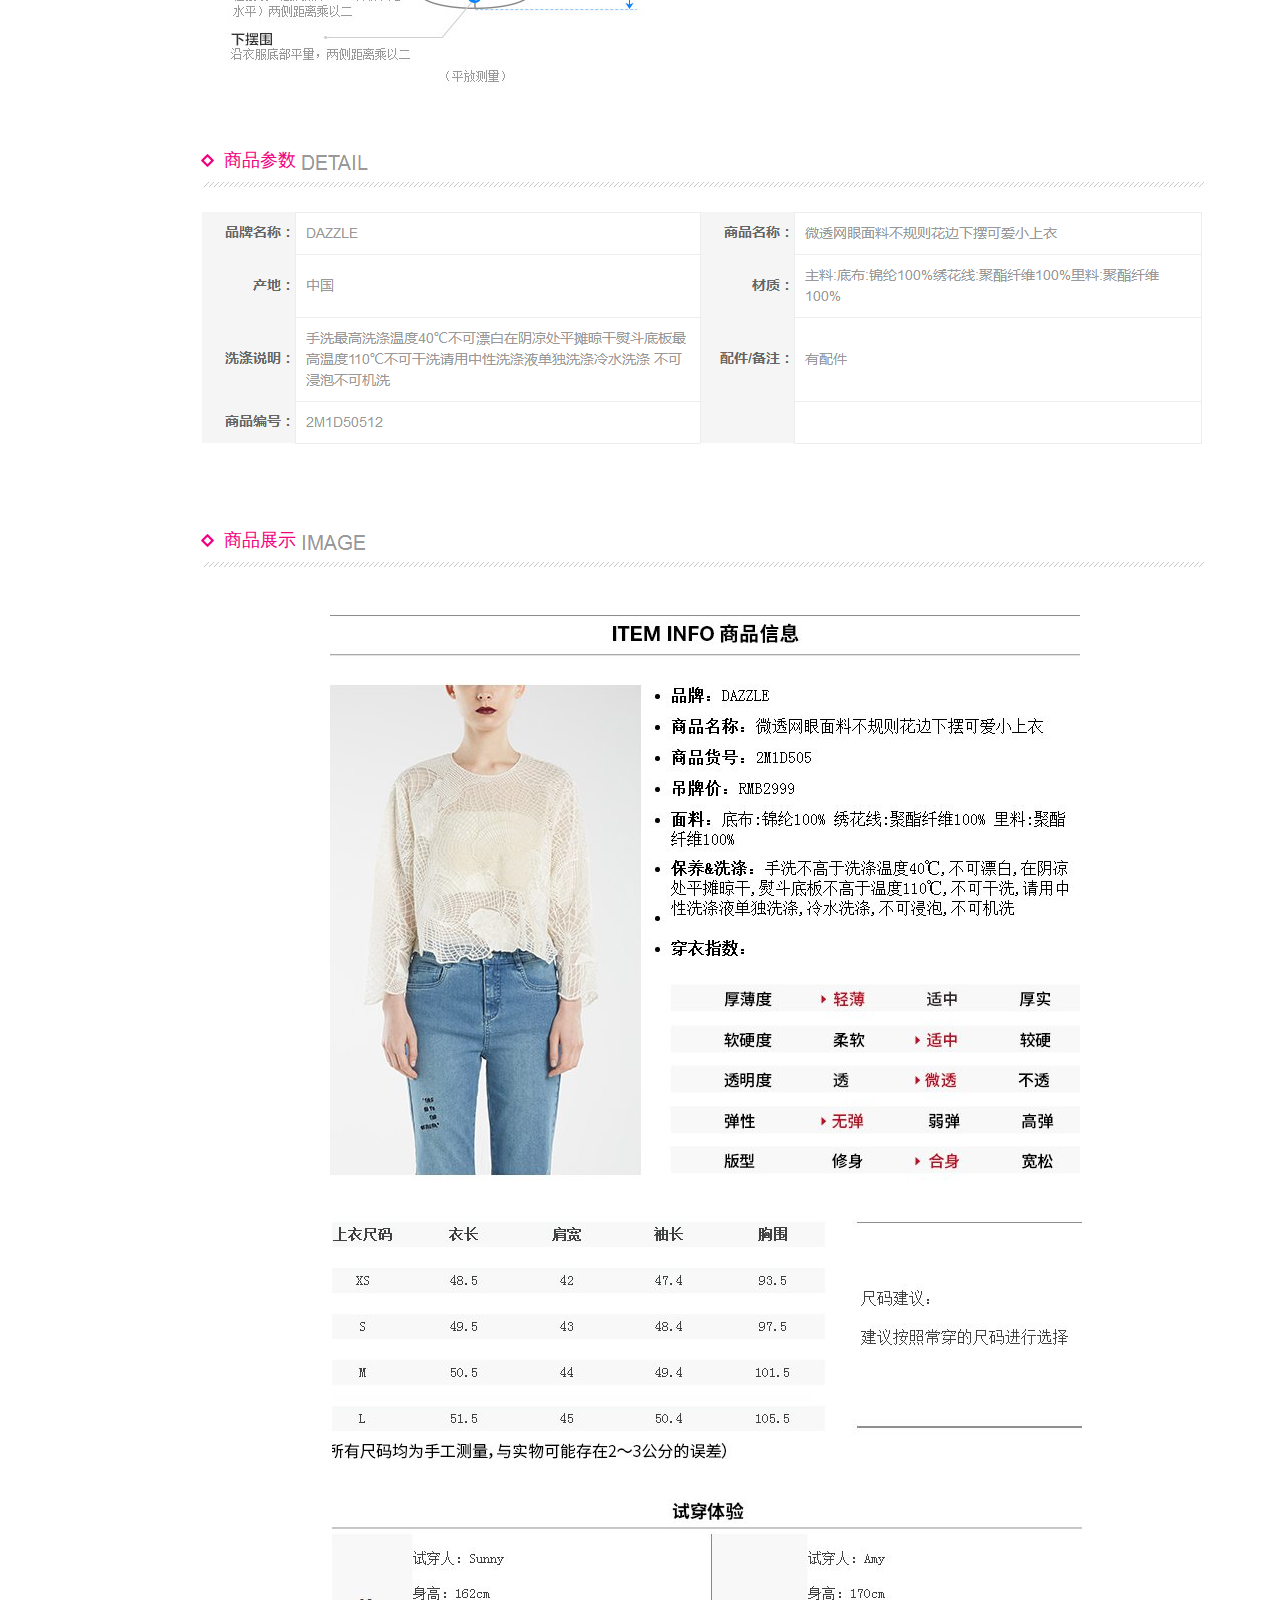
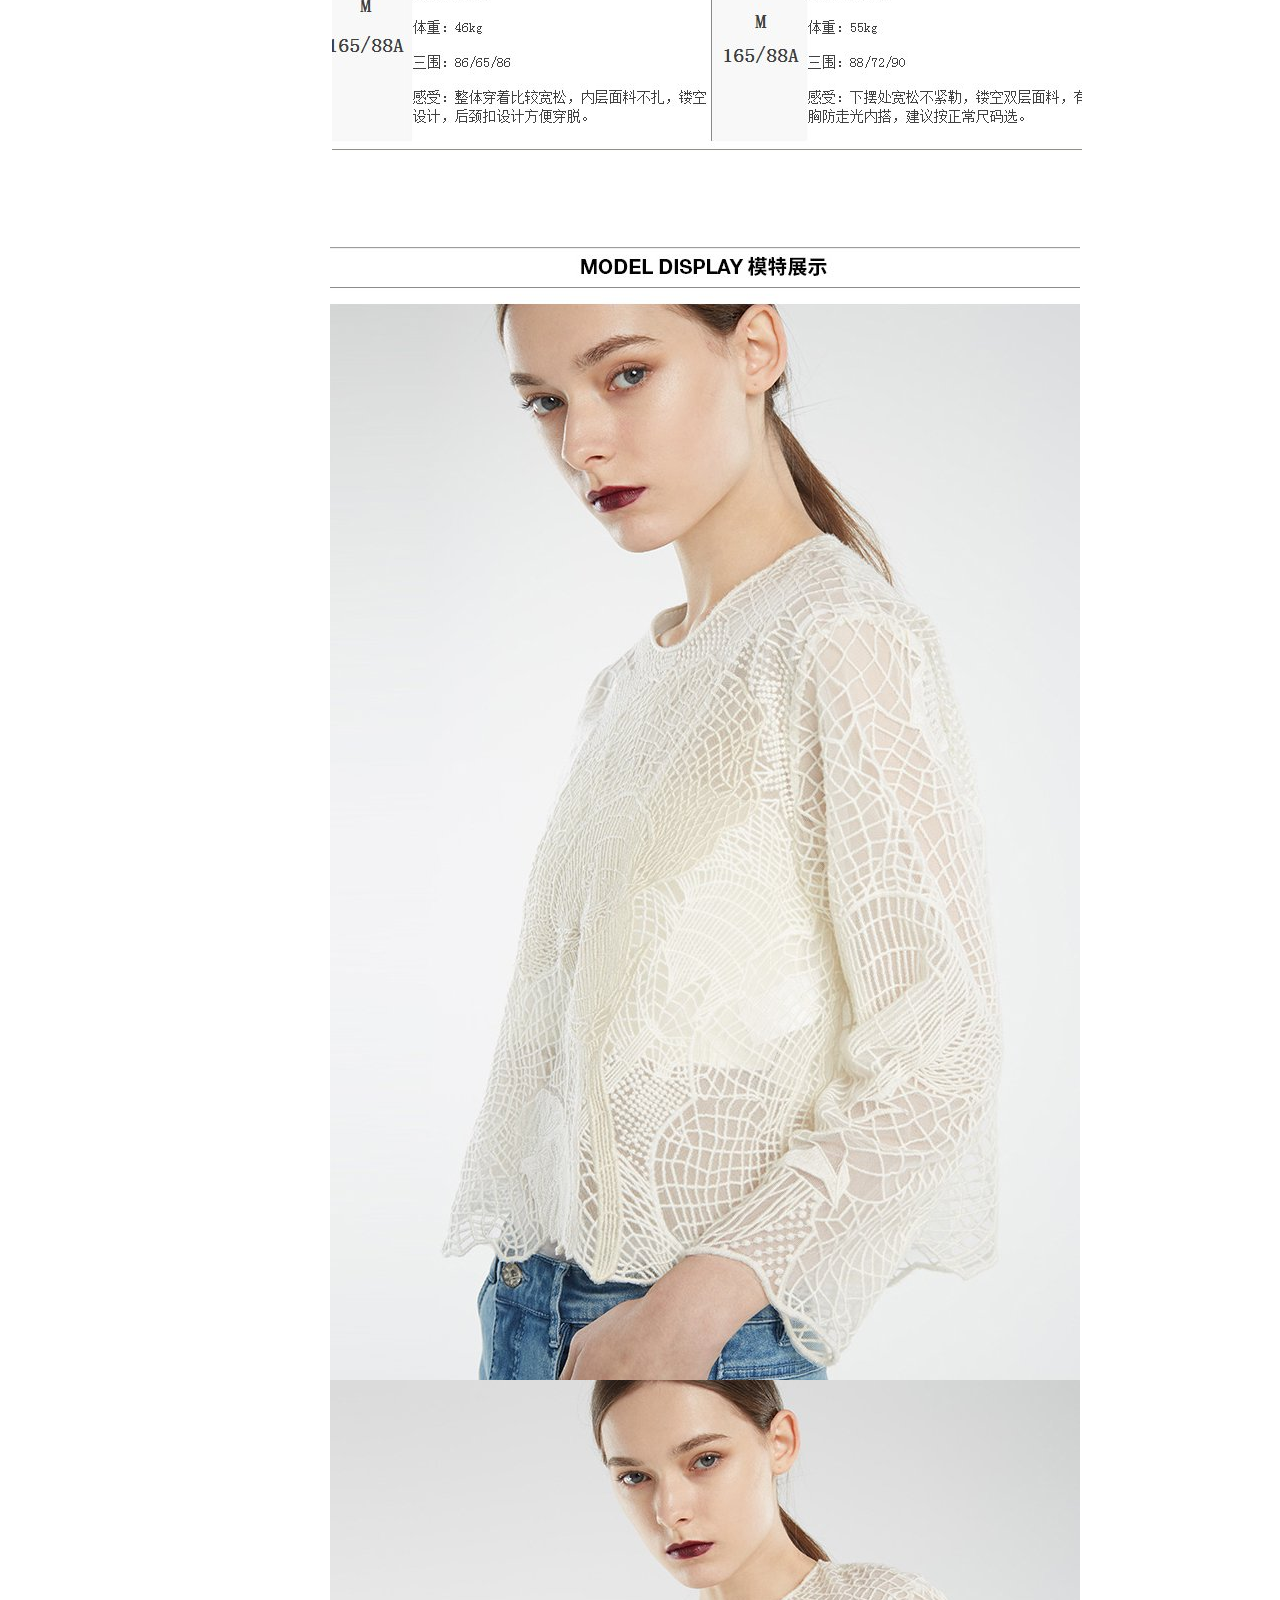
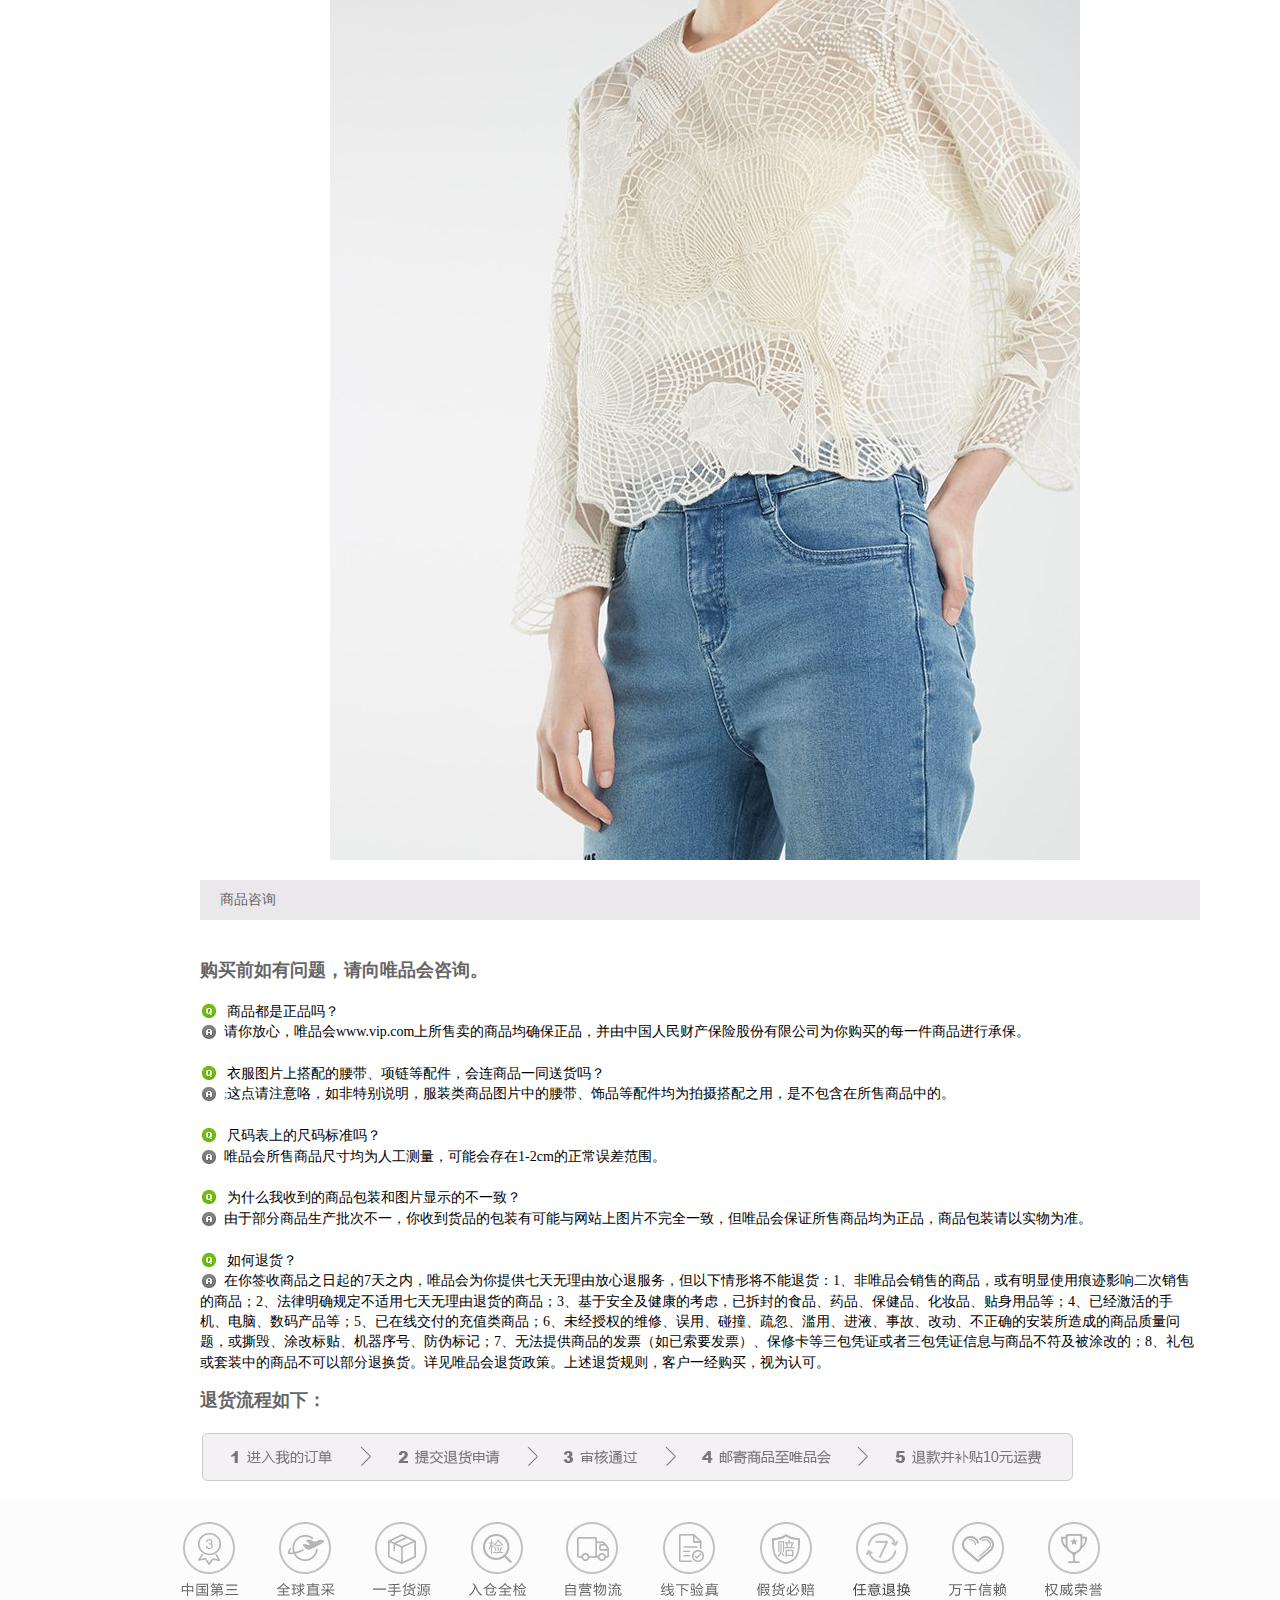
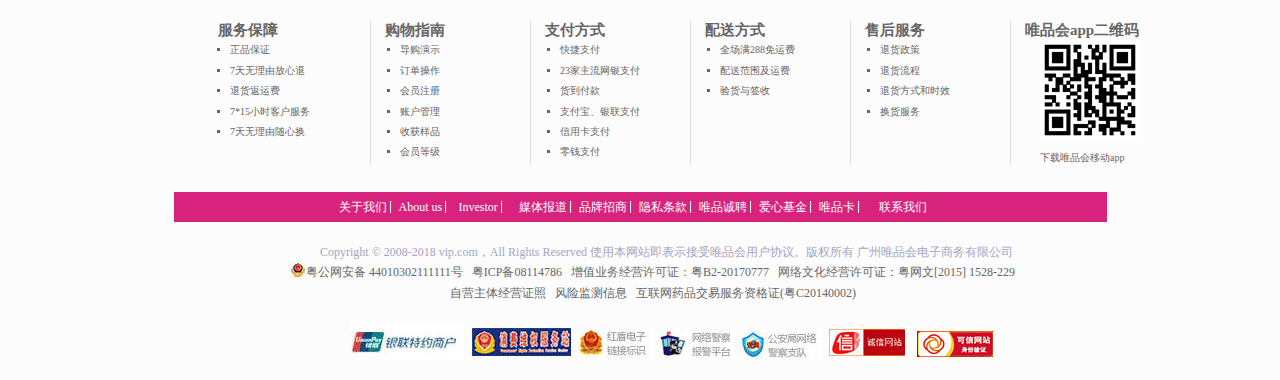
<file: index4.html>
<!DOCTYPE html>
<html lang="en">
<head>
	<meta charset="UTF-8">
	<title>Document</title>
	<link rel="stylesheet" href="css/index4.css">
	
</head>
<body>
<header>
	<div>
		<ul class="top">
			<li><a href="#">哈尔... ▼</a>
				<ul>
					<li><a href="#">齐齐哈尔</a></li>
					<li><a href="#">佳木斯</a></li>
					<li><a href="#">牡丹江</a></li>
					<li><a href="#">鸡西</a></li>
				</ul> 
			</li>
		</ul>
	</div>
	<div>
		<ul class="title">
			<li class="a1"><a href="#">&nbsp;&nbsp;&nbsp;&nbsp;请登录&nbsp;&nbsp;&nbsp;&nbsp;&nbsp;/</a>
				<ul>
					<p class="001"><a href=""><img src="images/dl.jpg"/>您好！[请登录]</a></p>
					<ul class="oo2">
						<li><a href="#">我的收藏</a></li>
						<li><a href="#">我的订单</a></li>
						<li><a href="#">零钱</a></li>
						<li><a href="#">我的优惠券</a></li>
						<li><a href="#">我的唯品币</a></li>
						<li><a href="#">唯品金融</a></li>
					</ul>
				</ul>
			</li>
			<li><a href="#">&nbsp;&nbsp;&nbsp;&nbsp;注册&nbsp;&nbsp;&nbsp;&nbsp;&nbsp;/</a></li>
			<li class="a2"><a href="#"><img src="images/qd.gif" />签到有礼&nbsp;&nbsp;/</a>
				<ul>
					<p class="003"><a href=""><img src="images/day.png" alt=""></a></p>
					<li><a href="">每天签到送惊喜，连续签到更享心动奖励</a></li>
					<li><a href="">签到</a></li>
				</ul>
			
			</li>
			<li><a href="#">&nbsp;我的订单&nbsp;&nbsp;&nbsp;/</a></li>
			<li class="a3"><a href="#">我的特卖▼&nbsp;/</a>
				<ul>
					<li><a href="">品牌收藏(0)</a></li>
					<li><a href="">商品收藏(0)</a></li>
					<li><a href="">我的足迹(0)</a></li>
				</ul>
			</li>
			<li class="a4"><a href="#">会员俱乐部▼/</a>
				<ul>
					<li><a href="">俱乐部首页</a></li>
					<li><a href="">唯品币兑换</a></li>
					<li><a href="">免费抽大奖</a></li>
				</ul>			
			</li>
			<li class="a5"><a href="#">客户服务▼&nbsp;&nbsp;/</a>
				<ul>
					<li><a href="">联系客服</a></li>
					<li><a href="">帮助中心</a></li>
					<li><a href="">服务中心</a></li>
					<li><a href="">知识产权投诉</a></li>
				</ul>	
			</li>
			<li class="a6"><a href="#"><img src="images/shouji.jpg" />&nbsp;手机版&nbsp;&nbsp;/</a>
				<ul>
					<li><a href=""><img src="images/erweima.jpg" alt=""></a></li>
					<li><a href="">随时逛 及时抢</a></li>
				</ul>
			</li>
			<li class="a7"><a href="#">更多▼&nbsp;&nbsp;/</a>
				<div>
				<ul class="oo4">
					<h3><a href="">合作专区</a></h3>
					<li><a href="">联名卡申请</a></li>
					<li><a href="">唯品卡</a></li>
					<li><a href="">支付专区</a></li>
				</ul>	
				<ul class="oo5">
					<h3><a href="">关于我们</a></h3>
					<li><a href="">Sell on vip</a></li>
					<li><a href="">品牌招商</a></li>
					<li><a href="">官方博客</a></li>
				</ul>	
				</div>
			
			</li>
		</ul>
	</div>

	<div>
		<ul class="up">
			<li><a href="#"><img src="images/weipin.jpg" /></a></li>
			<li><a href="#"><img src="images/tuihuan.jpg" /></a></li>
		</ul>
		<div class="ss"><input type="text" placeholder="大家都在搜：连衣裙"></div>
		<div class="lian"></div>
		<div class="sea"><a href=""><img src="images/search.jpg" ></a></div>
		<div class="gwd"><a href="car.html"><img src="images/gwd.jpg" ></a></div>
	</div>
	<nav>
		<ul class="fs">
			<li><a href="#">首页</a></li>
			<li><a href="index3.html">女装</a></li>
			<li><a href="#">母婴</a></li>
			<li><a href="#">美妆</a></li>
			<li><a href="index2.html">国际</a></li>
			<li><a href="#">男装</a></li>
			<li><a href="index1.html">家电</a></li>
			<li><a href="#">家居</a></li>
			<li><a href="#">鞋包</a></li>
			<li><a href="#">运动</a></li>
		</ul>
		<ul class="gd">
			<li><a href="#">更多▼</a>
				<ul>
					<li><a href=""><img src="images/more1.png" alt=""></a></li>
					<li><a href=""><img src="images/more2.png" alt=""></a></li>
					<li><a href=""><img src="images/more3.png" alt=""></a></li>
					<li><a href=""><img src="images/more4.png" alt=""></a></li>
				</ul>
		    </li>
	    </ul>
		<ul class="fl">
		    <li><a href="#"><img src="images/fl.jpg" />分类</a></li>
			<li><a href="#"><img src="images/yg.jpg" />预告</a></li>
		</ul>
    </nav>
</header>
<div class="cb">
    <ul class="cb1">
        <li><a href="#"><img src="images/zh.png" />账号</a></li>
    </ul>
    <ul class="cb2">
        <li><a href="#"><img src="images/shop.jpg" /></a></li>
    </ul>	
    <ul class="cb3">
        <li><a href="#"><img src="images/c1.png" /></a></li>
        <li><a href="#"><img src="images/c2.png" /></a></li>
        <li><a href="#"><img src="images/c3.png" /></a></li>
        <li><a href="#"><img src="images/c4.png" /></a></li>
    </ul>
    <ul class="cb4">
        <li><a href="#"><img src="images/c5.png" /></a></li>
        <li><a href="#"><img src="images/c6.png" /></a></li>
    </ul>
</div>


<main>
    <div class="q1">
        <span class="q01"><a href="">首页></a></span>
        <span class="q02"><a href="">DIZZLE女装专场></a></span>
        <span>微透网眼面料不规则花边下摆可爱小上衣</span>
    </div>
    <div class="q2">
        <div id="q03">
            <img src="images/xq1.png" alt="" id="img1">
            <img src="images/xqss.png" alt="" id="img2">
        </div>
        <div class="q04">
            <ul>
                <li id="qq1"><img src="images/xq1.png" alt=""></li>
                <li id="qq2"><img src="images/xq2.png" alt=""></li>
                <li id="qq3"><img src="images/xq3.png" alt=""></li>
                <li id="qq4"><img src="images/xq4.png" alt=""></li>
                <li id="qq5"><img src="images/xq5.png" alt=""></li>
            </ul>
        </div>
        <div class="q05">
            <ul>
                <li>商品编码：2M1D50512</li>
                <li><a><img src="images/xqxx.png" >收藏商品</a></li>
            </ul>
        </div>
        <div class="q06">
            <ul>
				<li ><img src="images/xqfx.png" alt="" class="img1"><a>分享到：<img src="images/xqsj.png" alt="" class="img2"></a>
					<ul class="fx1">
						<li><a href=""><img src="images/kongjian.jpg" alt=""></a></li>
						<li><a href=""><img src="images/qq.jpg" alt=""></a></li>
						<li><a href=""><img src="images/weixin.jpg" alt=""></a></li>
						<li><a href=""><img src="images/weibo.jpg" alt=""></a></li>
					</ul>
				
				</li>
            </ul>
		</div>
		<div class="q07"><img src="images/hx.png" alt=""></div>
		<div class="q08">
			<ul>
				<Li><a href=""><img src="images/zp1.jpg" class="zp1">&nbsp;&nbsp;100%正品&nbsp;&nbsp;&nbsp;<img src="images/sdd.png" class="zp0"></a></Li>
				<Li><a href=""><img src="images/zp2.jpg" class="zp1">&nbsp;&nbsp;七天放心退&nbsp;&nbsp;&nbsp;<img src="images/sdd.png" class="zp0"></a></Li>
				<Li><a href=""><img src="images/zp3.jpg" class="zp1">&nbsp;&nbsp;支持换货&nbsp;&nbsp;&nbsp;</a></Li>
			</ul>
		</div>
	</div>
	<div class="q3">
		<p class="q3-1">DAZZLE</p>
		<p class="q3-2">微透网眼面料不规则花边下摆可爱小上衣</p>
		<p class="q3-3">前卫摩登 宽松廓形 镂空印花</p>
		<div class="qw1">
			<ul>
				<li class="qw2"><img src="images/qian.png" alt="">1028</li>
				<span>￥2999</span>
				<p>3.4折</p>
				<li></li>
			</ul>
			<ul class="qw3">
				<li>满减</li>
				<li>满498元减100元，上不封顶</li>
			</ul>			
		</div>
		<div id="pe">
			<ul class="pe1">
				<li>配送</li>
				<li><a>请选择省市区</a><img src="images/ps.png" alt=""></li>
			</ul>
			<ul class="pe2">
				<li>运费</li>
				<li>免运费</li>
				<li>（订单满288包邮）</li>
			</ul>
			<ul class="pe3">
				<li>尺码</li>
				<li class="pe31"><a>155/80A</a>
					<ul>
						<li><a href="">  </a></li>
						<li><a href="">号型</a></li>
						<li><a href="">肩宽</a></li>
						<li><a href="">胸围</a></li>
						<li><a href="">衣长</a></li>
						<li><a href="">袖长</a></li>
						<li><a href="">服装参数</a></li>
						<li><a href="">155/80A</a></li>
						<li><a href="">42</a></li>
						<li><a href="">93.5</a></li>
						<li><a href="">48.5</a></li>
						<li><a href="">47.4</a></li>
					</ul>		
				</li>
				<li class="pe32"><a>160/84A</a>
					<ul>
						<li><a href="">  </a></li>
						<li><a href="">号型</a></li>
						<li><a href="">肩宽</a></li>
						<li><a href="">胸围</a></li>
						<li><a href="">衣长</a></li>
						<li><a href="">袖长</a></li>
						<li><a href="">服装参数</a></li>
						<li><a href="">160/84A</a></li>
						<li><a href="">43</a></li>
						<li><a href="">97.5</a></li>
						<li><a href="">49.5</a></li>
						<li><a href="">48.4</a></li>
					</ul>
				</li>
				<li class="pe33"><a>165/88A</a>
					<ul>
							<li><a href="">  </a></li>
							<li><a href="">号型</a></li>
							<li><a href="">肩宽</a></li>
							<li><a href="">胸围</a></li>
							<li><a href="">衣长</a></li>
							<li><a href="">袖长</a></li>
							<li><a href="">服装参数</a></li>
							<li><a href="">165/88A</a></li>
							<li><a href="">44</a></li>
							<li><a href="">101.5</a></li>
							<li><a href="">50.5</a></li>
							<li><a href="">49.4</a></li>
						</ul>
				</li>
				<li class="pe34"><a>170/92A</a>
					<ul>
						<li><a href="">  </a></li>
						<li><a href="">号型</a></li>
						<li><a href="">肩宽</a></li>
						<li><a href="">胸围</a></li>
						<li><a href="">衣长</a></li>
						<li><a href="">袖长</a></li>
						<li><a href="">服装参数</a></li>
						<li><a href="">165/88A</a></li>
						<li><a href="">44</a></li>
						<li><a href="">101.5</a></li>
						<li><a href="">50.5</a></li>
						<li><a href="">49.4</a></li>
					</ul>
				</li>
				<li><a>尺码小帮手</a></li>
			</ul>
			<ul class="pe4">
				<li>数量</li>
				<li><a>-</a></li>
				<li><a>1</a></li>
				<li><a>+</a></li>
			</ul>
			<p class="pe5"><img src="images/gwd.png" alt=""></p>
			<p class="pe6">购买最多可获514个唯品币 <img src="images/wh.png" alt=""> </p>
			<p class="pe7"><img src="images/erxx.png" alt=""></p>
			<ul class="pe8">
				<li><a>服务</a></li>
				<li class="pe81"><a>该商品支持换货，订单签收7天内可申请换货</a><img src="images/ps.png" alt="">
					<p>换货须知：
							1. 请在官网/手机客户端申请换货并如实寄回商品，如寄回商品与申请换货商品不一致，将不予换货；
							2. 一张订单只能进行一次换货，不能重复申请，如需更换多件商品，请一次性提交换货信息；
							3. 换货运费全免，包括旧商品寄回运费及新商品寄出运费。请您先垫付回寄运费，待签收新商品后，唯品会将发放10元唯品币补偿寄出运费；
							4. 如填写换货信息后，15天内仓库没有收到换货商品，视为放弃换货，换货申请取消。
					</p>
				</li>
			</ul>
		</div>
	</div>
	<div class="q4">
		<ul id="q41">
			<li><a href="">商品详情</a></li>
			<li><a href="">商品咨询</a></li>
			<li><a href="">关于我们</a></li>
		</ul>

	</div>
	<div class="q5">
		<p><img src="images/lx.png" class="lx"> <a>商品尺码</a>  <img src="images/size.png" class="size"><img src="images/daodao.png" class="dao"></p>
		<ul class="q51">
			<h2>TIPS:</h2>
			<li><a href="">1. 选购时，请综合参考尺码表中各项参数，有助于你选择到更合适的尺码。</a></li>
			<li><a href="">2.（只适用服装）平铺测量自己的合身服装尺寸作参考，对比选购更准确！</a></li>
			<li><a href="">3. 请放心挑选尺码，唯品7天退货无忧替你保驾护航。</a></li>
		</ul>
		<h2 class="q52">尺码对照表：</h2>
		<img src="images/dzb.png" class="q53">
	</div>
	<div class="q6">
		<p><img src="images/lx.png" class="lx"> <a>商品参数</a>  <img src="images/det.png" class="det"><img src="images/daodao.png" class="dao"></p>
		<img src="images/spcs.png" class="q61">
	</div>
	<div class="q7">
		<p><img src="images/lx.png" class="lx"> <a>商品展示</a>  <img src="images/ima.png" class="ima"><img src="images/daodao.png" class="dao"></p>
		<img src="images/ima1.png" class="q71">
		<img src="images/ima2.png" class="q72">
		<img src="images/ima3.jpg" class="q73">
		<img src="images/ima4.jpg" class="q74">
	</div>
	<div class="q8">
		<p class="q81"><a>商品咨询</a></p>
		<ul class="q82">
			<h2>购买前如有问题，请向唯品会咨询。</h2>
			<li>&nbsp;</li>
			<li><img src="images/qa.png" class="qa">&nbsp;&nbsp;&nbsp;<a>商品都是正品吗？</a></li>
			<li><img src="images/aq.png" class="aq">&nbsp;&nbsp;&nbsp;&nbsp;&nbsp;&nbsp;&nbsp;&nbsp;<a>请你放心，唯品会www.vip.com上所售卖的商品均确保正品，并由中国人民财产保险股份有限公司为你购买的每一件商品进行承保。</a></li>
			<li>&nbsp;</li>
			<li><img src="images/qa.png" class="qa">&nbsp;&nbsp;&nbsp;<a>衣服图片上搭配的腰带、项链等配件，会连商品一同送货吗？</a></li>
			<li><img src="images/aq.png" class="aq">&nbsp;&nbsp;&nbsp;&nbsp;&nbsp;&nbsp&nbsp;&nbsp;;<a>这点请注意咯，如非特别说明，服装类商品图片中的腰带、饰品等配件均为拍摄搭配之用，是不包含在所售商品中的。</a></li>
			<li>&nbsp;</li>
			<li><img src="images/qa.png" class="qa">&nbsp;&nbsp;&nbsp;<a>尺码表上的尺码标准吗？</a></li>
			<li><img src="images/aq.png" class="aq">&nbsp;&nbsp;&nbsp;&nbsp;&nbsp;&nbsp;&nbsp;&nbsp;<a>唯品会所售商品尺寸均为人工测量，可能会存在1-2cm的正常误差范围。</a></li>
			<li>&nbsp;</li>
			<li><img src="images/qa.png" class="qa">&nbsp;&nbsp;&nbsp;<a>为什么我收到的商品包装和图片显示的不一致？</a></li>
			<li><img src="images/aq.png" class="aq">&nbsp;&nbsp;&nbsp;&nbsp;&nbsp;&nbsp;&nbsp;&nbsp;<a>由于部分商品生产批次不一，你收到货品的包装有可能与网站上图片不完全一致，但唯品会保证所售商品均为正品，商品包装请以实物为准。</a></li>
			<li>&nbsp;</li>
			<li><img src="images/qa.png" class="qa">&nbsp;&nbsp;&nbsp;<a>如何退货？</a></li>
			<li><img src="images/aq.png" class="aq">&nbsp;&nbsp;&nbsp;&nbsp;&nbsp;&nbsp;&nbsp;&nbsp;<a>在你签收商品之日起的7天之内，唯品会为你提供七天无理由放心退服务，但以下情形将不能退货：1、非唯品会销售的商品，或有明显使用痕迹影响二次销售的商品；2、法律明确规定不适用七天无理由退货的商品；3、基于安全及健康的考虑，已拆封的食品、药品、保健品、化妆品、贴身用品等；4、已经激活的手机、电脑、数码产品等；5、已在线交付的充值类商品；6、未经授权的维修、误用、碰撞、疏忽、滥用、进液、事故、改动、不正确的安装所造成的商品质量问题，或撕毁、涂改标贴、机器序号、防伪标记；7、无法提供商品的发票（如已索要发票）、保修卡等三包凭证或者三包凭证信息与商品不符及被涂改的；8、礼包或套装中的商品不可以部分退换货。详见唯品会退货政策。上述退货规则，客户一经购买，视为认可。 </a></li>
		</ul>
		<h2 class="q83">退货流程如下：</h2>
		<img src="images/tuihuo.png" class="q84">
	</div>


</main>

<footer>
		<div class="foo1">
		<img src="images/footer_1.jpg" />
		</div>
		<div class="foo2">
			<ul>
				<li><a href="#">服务保障</a></li>
				<li><a href="#">正品保证</a></li>
				<li><a href="#">7天无理由放心退</a></li>
				<li><a href="#">退货返运费</a></li>
				<li><a href="#">7*15小时客户服务</a></li>
				<li><a href="#">7天无理由随心换</a></li>	
			</ul>
			<p><img src="images/footer_2.jpg" /></p>
		</div>
		<div class="foo3">
			<ul >
				<li><a href="">购物指南</a></li>
				<li><a href="">导购演示</a></li>
				<li><a href="">订单操作</a></li>
				<li><a href="">会员注册</a></li>
				<li><a href="">账户管理</a></li>
				<li><a href="">收获样品</a></li>
				<li><a href="">会员等级</a></li>
			</ul>
			<p><img src="images/footer_2.jpg" /></p>
		</div>
		<div class="foo4">
			<ul >
				<li><a href="">支付方式</a></li>
				<li><a href="">快捷支付</a></li>
				<li><a href="">23家主流网银支付</a></li>
				<li><a href="">货到付款</a></li>
				<li><a href="">支付宝、银联支付</a></li>
				<li><a href="">信用卡支付</a></li>
				<li><a href="">零钱支付</a></li>
			</ul>
			<p><img src="images/footer_2.jpg" /></p>
		</div>
		<div class="foo5">
			<ul >
				<li><a href="">配送方式</a></li>
				<li><a href="">全场满288免运费</a></li>
				<li><a href="">配送范围及运费</a></li>
				<li><a href="">验货与签收</a></li>
			</ul>
			<p><img src="images/footer_2.jpg" /></p>
		</div>
		<div class="foo6">
			<ul >
				<li><a href="">售后服务</a></li>
				<li><a href="">退货政策</a></li>
				<li><a href="">退货流程</a></li>
				<li><a href="">退货方式和时效</a></li>
				<li><a href="">换货服务</a></li>
			</ul>
			<p><img src="images/footer_2.jpg" /></p>
		</div>
		<div class="foo7">
			<ul >
				<li><a href="">唯品会app二维码</a></li>
				<li><a href=""><img src="images/ewm.png" /></a></li>
				<li><a href="">下载唯品会移动app</a></li>
			</ul>
		</div>
		<div class="foo8">
			<ul>
				<li><a href="">关于我们&nbsp;<img src="images/footer_4.jpg" /></a></li>
				<li><a href="">About us&nbsp;<img src="images/footer_4.jpg" ></a></li>
				<li><a href="">Investor&nbsp;<img src="images/footer_4.jpg" ></a></li>
				<li><a href="">媒体报道&nbsp;<img src="images/footer_4.jpg" ></a></li>
				<li><a href="">品牌招商&nbsp;<img src="images/footer_4.jpg" ></a></li>
				<li><a href="">隐私条款&nbsp;<img src="images/footer_4.jpg" ></a></li>
				<li><a href="">唯品诚聘&nbsp;<img src="images/footer_4.jpg" ></a></li>
				<li><a href="">爱心基金&nbsp;<img src="images/footer_4.jpg" ></a></li>
				<li><a href="">唯品卡&nbsp;<img src="images/footer_4.jpg" ></a></li>
				<li><a href="">联系我们</a></li>
			</ul>
		</div>
		<div class="foo9">
			<P class="po">Copyright © 2008-2018 vip.com，All Rights Reserved  使用本网站即表示接受唯品会用户协议。版权所有 广州唯品会电子商务有限公司</P>
		</div>
		<div class="foo10">
				<span><a href="#"><img src="images/footer_5.jpg" />粤公网安备 44010302111111号&nbsp;&nbsp;</a></span>
				<span><a href="#">粤ICP备08114786&nbsp;&nbsp;</a></span>
				<span><a href="#">增值业务经营许可证：粤B2-20170777&nbsp;&nbsp;</a></span>
				<span><a href="#">网络文化经营许可证：粤网文[2015] 1528-229</a></span>
		</div>
		<div class="foo11">
				<span><a href="#">自营主体经营证照&nbsp;&nbsp;</a></span>
				<span><a href="#">风险监测信息&nbsp;&nbsp;</a></span>
				<span><a href="#">互联网药品交易服务资格证(粤C20140002)</a></span>
		</div>
		<div class="foo12">
				<span><a href="#"><img src="images/footer_01.jpg" /></a></span>
				<span><a href="#"><img src="images/footer_02.jpg" /></a></span>
				<span><a href="#"><img src="images/footer_03.jpg" /></a></span>
				<span><a href="#"><img src="images/footer_04.jpg" /></a></span>
				<span><a href="#"><img src="images/footer_05.jpg" /></a></span>
				<span><a href="#"><img src="images/footer_06.jpg" /></a></span>
				<span><a href="#"><img src="images/footer_07.jpg" /></a></span>
		</div>
	</footer>




<script src="js/index4.js"></script>
</body>
</html>
</file>
<file: css/index.css>
@charset "utf-8";
/* CSS Document */
body,ul,li,p,h1,h2,h3,h4,h5,h6{ margin:0; padding:0}
body{ font-size:12px; line-height:1.7em; color:#666;}
ul{ list-style:none}
img{ border:none}
a{ text-decoration:none; color:#666;}
a:hover{ text-decoration:underline;}
.fl{ float:left}
.fr{ float:right}
.center{ width:1000px; margin:0 auto;}
a:hover img {
	filter: alpha(opacity=80);
	opacity: 0.8;
	-webkit-transition: all .2s linear;
	-moz-transition: all .2s linear;
	-ms-transition: all .2s linear;
	transition: all .2s linear;
}
.clearfix:after{
   content:".";/*加一段内容*/
   display:block;/*让生成的元素以块级元素显示，占满剩余空间*/
   height:0;/*避免生成的内容破坏原有布局高度*/
   clear:both;/*清除浮动*/
   visibility:hidden;/*让生成的内容不可见*/
  }
 .clearfix{zoom:1;/*为IE6，7的兼容性设置*/}

 header{width: 100%;height: 30px;background: #F5F5F5;position: relative;}
 header .top{width:80px;height:30px;}
 header .top li a{width:80px;height:30px;font-size: 14px;line-height: 30px;padding-left: 150px;display: block;}
 header .top li a:hover{font-size: 14px;line-height: 30px;padding-left: 150px;text-decoration: none;}
 
 /* 二级导航 */
 header .top li ul{width:300px;height: 120px;display: none;border: 1px #ccc;}
 header .top li ul li a{background: none;}
 header .top li ul li a:hover{background: none;color: #F10180;}
 header .top li:hover ul{display: block;} 

 header .title{width: 850px;height:30px;margin:-30px 0 0 440px;}
 header .title li{width:93px;height:30px;font-size: 14px;line-height: 30px;float: left;}
 header .title li img{vertical-align: -2px;}
 header .title li a:hover{text-decoration: none;color: #F10180;}
 header .title .a1 ul{width: 300px;height: 110px;display: none;margin-top: 0px;float: left;}
 header .title .a1:hover ul{display: block;position: absolute;z-index: 5;background: white;}
 header .title .a1 ul a:hover{color: #F10180;}
 header .title .a1 ul .oo1{width: 100%;height: 100px;position: absolute;top: -50px;left: 30px;}
 header .title .a1 ul .oo2 li{width:150px;height: 33px; }

 header .title .a2 ul{width: 430px;height:140px;display: none;margin-top: -0px;float: left;position: absolute;left:460px;z-index: 5;}
 header .title .a2:hover ul{display: block;position: absolute;z-index: 5;background: white;}
 header .title .a2 ul li a:hover{color: #F10180;}
 header .title .a2 ul li{width: 100%;height: 25px;position: absolute;top: 100px;left: 10px;}
 header .title .a2 ul li:last-child{width:80px;height:20px;border: 1px solid #F10180;background: #F10180; position: absolute;top:105px;left: 320px;border-radius: 4px;text-align:center;}
 header .title .a2 ul li:last-child a{color: white;}

 header .title .a3 ul{width: 120px;height:120px;display: none;margin-top: -0px;position: absolute;left:790px;z-index: 5;}
 header .title .a3:hover ul{display: block;position: absolute;z-index: 5;background: white;}
 header .title .a3 ul li{width: 100%;height: 33px;padding-top: 5px;text-align: center;}


 header .title .a4 ul{width: 120px;height:120px;display: none;margin-top: -0px;position: absolute;left:880px;z-index: 5;}
 header .title .a4:hover ul{display: block;position: absolute;z-index: 5;background: white;}
 header .title .a4 ul li{width: 100%;height: 33px;padding-top: 5px;text-align: center;}


 header .title .a5 ul{width: 120px;height:150px;display: none;margin-top: -0px;position: absolute;left:980px;z-index: 5;}
 header .title .a5:hover ul{display: block;position: absolute;z-index: 5;background: white;}
 header .title .a5 ul li{width: 100%;height: 33px;padding: 5px 0 0 20px;}

 header .title .a6 ul{width:190px;height:210px;display: none;margin-top: -0px;position: absolute;left:1000px;z-index: 9;}
 header .title .a6:hover ul{display: block;position: absolute;background: white;}
 header .title .a6 ul li{width: 100%;height: 33px;padding: 5px 0 0 10px;}
 header .title .a6 ul li:last-child{position: absolute;top: 170px;left: 40px;}

 header .title .a7 div{width:320px;height:150px;display: none;margin-top: -0px;
    position: absolute;left:940px;z-index: 9;}
 header .title .a7:hover div{display: block;position: absolute;background: white;float: left;}
 header .title .a7 div .oo4{width: 100%;height: 70px;position: absolute;top: 10px;left: 15px;}
 header .title .a7 div .oo4 li{width: 100px;height: 50px;}
 header .title .a7 div .oo5{width: 100%;height: 70px;position: absolute;top: 80px;left: 15px;}
 header .title .a7 div .oo5 li{width: 100px;height: 50px; }
 
 




 header .up{width: 80%;height: 100px;margin: 0 auto;}
 header .up li{float: left;margin: 20px;text-align: center;}
 header .up li:first-child{margin-left: 70px;}
 header .up li:last-child{margin-left: 100px;margin: 30px;}
 header .ss{margin:-75px 0 0 380px;}
 header .ss input{width: 240px;height: 28px;}
 header .lian{font-size: 14px;position: absolute;left: 720px;top: 65px;text-align: center;}
 header .sea{position: absolute;left: 920px;top: 63px;}
 header .gwd{position: absolute;left: 1020px;top: 55px;}
 header .gwd:hover{position: absolute;left: 1020px;top: 55px;transform: scale(1.04);}
 header nav{width: 100%;height: 40px;background: #F10180;margin: 30px auto;}
 header nav .fs{width: 660px;height: 40px;position: absolute;left: 200px;top: 119px;}
 header nav .fs li{width: 50px;height: 40px;float: left;text-align: center;}
 header nav .fs li:hover{background: #DB0A76;}
 header nav .fs li:first-child{background:#DB0A76; }
 header nav .fs li a{font-size: 18px;text-decoration: none;color: #fff;line-height: 40px;}
 header nav .fs li a:hover{font-size: 18px;text-decoration: none;line-height: 40px;}
 header nav .gd li{width: 70px;height: 40px;text-align: center;position: absolute;left: 720px;}
 header nav .gd li:hover{background: #DB0A76;}
 header nav .gd li a{font-size: 18px;text-decoration: none;color: #fff;line-height: 40px;}
 header nav .gd li a:hover{font-size: 18px;text-decoration: none;color: #fff;
    line-height: 40px;}
 header nav .gd li ul{width: 600px;height: 250px;display: none;position: absolute;left:-500px;top:39px;z-index: 5;}
 header nav .gd li:hover ul{display: block;background: white;}
 header nav .gd li ul li:nth-of-type(1){width: 180px;height: 100px;position: absolute;left: 20px;top: 20px}
 header nav .gd li ul li:nth-of-type(2){width: 180px;height: 100px;position: absolute;left: 210px;top: 20px}
 header nav .gd li ul li:nth-of-type(3){width: 180px;height: 100px;position: absolute;left: 400px;top: 20px}
 header nav .gd li ul li:nth-of-type(4){width: 180px;height: 100px;position: absolute;left: 20px;top: 130px}
 
 
 header nav .fl{width: 150px;height: 40px;position: absolute;left: 1000px;top: 119px;}
 header nav .fl li{width: 70px;height: 40px;float: left;}
 header nav .fl li:hover{background: #DB0A76;}
 header nav .fl li img{vertical-align: -5px;}
 header nav .fl li a{font-size: 14px;text-decoration: none;color: #fff;line-height: 40px;}
 header nav .fl li a:hover{font-size: 14px;text-decoration: none;line-height: 40px;}
/* 侧边 */
.cb{width: 38px;height:100%;background: #2F1C22;position: fixed;right: 0;top:0;z-index: 9;}
.cb .cb1 li{width:38px;height: 50px;margin:52px 0 0 2px;text-align: center;}
.cb .cb1 li:hover{width:38px;height: 50px;margin:52px 0 0 2px;text-align: center;background:#E0147F; }
.cb .cb1 li a{color:#fff;font-size: 16px;}
.cb .cb2 li{width:100%;height: 120px;margin:10px 0 0 2px;text-align: center;background: #E0147F;}
.cb .cb3{width: 38px;height: 152px;padding-top: 10px;} 
.cb .cb3 li{width: 38px;height: 38px;text-align: center;line-height: 50px;}
.cb .cb3 li:hover{background:#E0147F;}
.cb .cb4{width: 38px;height: 76px;padding-top: 180px;}
.cb .cb4 li{width: 38px;height: 38px;text-align: center;line-height: 50px;}
.cb .cb4 li:hover{background:#E0147F;}
/* banner */
#banner{width: 100%;height: 450px;background: url(../images/banner.png) center center no-repeat;margin:90px 0 0 -20px;}
#banner #imgs{width:1140px;height: 300px;position: relative;left:100px;top:25px;}
#banner #imgs img{display:none;}
#banner #imgs img.on{display: block;}
#banner #nav{position: absolute; right:250px; bottom:100px;}
#banner #nav li.on{ background: #E0147F; }
#banner #arrows{ position: absolute; left:20px; bottom: 10px;}
#banner #arrows div{width: 30px; height: 50px; color:#fff; background:rgba(0,0,0,0.5); float:left; margin-left:5px; font: 24px/48px '黑体'; text-align: center;}
#banner #nav li{width: 20px; height: 20px; color:#fff; background: rgba(0,0,0,0.5); float:left; margin-left:5px; font: 14px/24px '黑体'; text-align: center;}
#banner #nav li:hover, #banner #arrows div:hover{ cursor: pointer;}
#banner #arrows #left{margin: -300px 0 0 100px;}
#banner #arrows #right{margin: -300px 0 0 1125px;}
#banner #arrows #left:hover,#banner #arrows #right:hover{background:#E0147F; } 

/* main */
/* 第一部分 */
main{width:100%;margin-left: 0px;}
main .ma1{width: 100%;height:40px;}
main .ma1 p{margin:0 0 0 650px;}

/* 新特卖每日早10晚8上新 */
main .ma2{width: 100%;height:30px;margin-left: 0px;}
main .ma2 p{margin:10px 0 0 180px;font-size: 30px;font-weight: bold;}
main .ma2 p img{vertical-align: 8px;}
main .ma3{width: 100%;height:20px;}
main .ma3 p{margin:0 0 0 600px;font-size: 14px;color: #E0E0E0;}
main .ma4{width: 100%;height: 220px;margin-left: 60px;}
main .ma4 ul{width: 1200px;margin-left: 140px;}
main .ma4 ul li{float: left;}

main .con{width: 1500px;height: 330px;position: relative;left: 20px;}
main .ma5{width:500px;height: 330px;background: url(../images/main_6.jpg) no-repeat;margin-left: 170px;position: relative;}
main .ma5:hover .ma51{width: 100%;height: 330px;background: url(../images/main_6.1.jpg) no-repeat;}
main .ma5 .ma51:hover .ma52{display: block;}
main .ma5 .ma51 .ma52{width: 440px;height:270px;border: 1px solid #ccc;border-radius: 4px;background: #fff;position: absolute;left: 30px;top: 15px;display: none;}
main .ma5 .ma51 .ma52 .ma53{width: 440px;height: 190px;}
main .ma5 .ma51 .ma52 .ma53 ul{width: 440px;height: 160px;position: absolute;left: 18px;top: 15px;}
main .ma5 .ma51 .ma52 .ma53 ul li{ width:140px;float: left;}
main .ma5 .ma51 .ma52 .ma54{width: 440px;height: 20px;}
main .ma5 .ma51 .ma52 .ma54 ul{position: absolute;left: 18px;top: 180px;}
main .ma5 .ma51 .ma52 .ma54 ul li{width:140px;font-size: 14px;float: left;color: #000;} 
main .ma5 .ma51 .ma52 .ma55{width: 100%;height: 50px;border-top: 1px solid #000;}
main .ma5 .ma51 .ma52 .ma55 .ma56{position: absolute;left: 20px;top :0px; }
main .ma5 .ma51 .ma52 .ma55 .ma57{width: 80px;height: 20px;border: 1px solid #ccc;border-radius: 20px;position: absolute;left:170px;top: 230px;}
main .ma5 .ma51 .ma52 .ma55 .ma57 ul{width: 80px;height: 20px;}
main .ma5 .ma51 .ma52 .ma55 .ma57 ul li{float: left;}
main .ma5 .ma51 .ma52 .ma55 .ma57 ul li img{vertical-align: -2px;}
main .ma5 .ma51 .ma52 .ma55 .ma57 ul li:last-child{width:60px;font-size: 10px;padding-left: 2px;text-decoration: none;}
main .ma5 .ma51 .ma52 .ma55 .ma57 ul li:last-child :hover{width:60px;font-size: 10px;padding-left: 2px;list-style: none;color: #F54EA6;text-decoration: none;}
main .ma5 .ma51 .ma52 .ma55 .ma58{width: 120px;height: 25px;border: 1px solid #000;border-radius: 2px;position: absolute;left:300px;top: 225px;}
main .ma5 .ma51 .ma52 .ma55 .ma58 ul li a{width:100px;font-size: 16px;padding:2px 0 0 25px;text-decoration: none;line-height: 25px;color: #000;}

main .ma6{width: 500px;height: 330px;background: url(../images/main_7.jpg) no-repeat;margin-left: 170px;position: relative;position: absolute;left: 500px;top: -1px;}
main .ma6:hover .ma61{width: 100%;height: 330px;background: url(../images/main_7.1.jpg) no-repeat;}
main .ma6 .ma61:hover .ma62{display: block;}
main .ma6 .ma61 .ma62{width: 440px;height:270px;border: 1px solid #ccc;border-radius: 4px;background: #fff;position: absolute;left: 30px;top: 15px;display: none;}
main .ma6 .ma61 .ma62 .ma63{width: 440px;height: 190px;}
main .ma6 .ma61 .ma62 .ma63 ul{width: 440px;height: 160px;position: absolute;left: 18px;top: 15px;}
main .ma6 .ma61 .ma62 .ma63 ul li{ width:140px;float: left;}
main .ma6 .ma61 .ma62 .ma64{width: 440px;height: 20px;}
main .ma6 .ma61 .ma62 .ma64 ul{position: absolute;left: 18px;top: 180px;}
main .ma6 .ma61 .ma62 .ma64 ul li{width:140px;font-size: 14px;float: left;color: #000;} 
main .ma6 .ma61 .ma62 .ma65{width: 100%;height: 50px;border-top: 1px solid #000;}
main .ma6 .ma61 .ma62 .ma65 .ma66{position: absolute;left: 20px;top:220px; }
main .ma6 .ma61 .ma62 .ma65 .ma67{width: 80px;height: 20px;border: 1px solid #ccc;border-radius: 20px;position: absolute;left:170px;top: 230px;}
main .ma6 .ma61 .ma62 .ma65 .ma67 ul{width: 80px;height: 20px;}
main .ma6 .ma61 .ma62 .ma65 .ma67 ul li{float: left;}
main .ma6 .ma61 .ma62 .ma65 .ma67 ul li img{vertical-align: -2px;}
main .ma6 .ma61 .ma62 .ma65 .ma67 ul li:last-child{width:60px;font-size: 10px;padding-left: 2px;text-decoration: none;}
main .ma6 .ma61 .ma62 .ma65 .ma67 ul li:last-child :hover{width:60px;font-size: 10px;padding-left: 2px;list-style: none;color: #F54EA6;text-decoration: none;}
main .ma6 .ma61 .ma62 .ma65 .ma68{width: 120px;height: 25px;border: 1px solid #000;border-radius: 2px;position: absolute;left:300px;top: 225px;}
main .ma6 .ma61 .ma62 .ma65 .ma68 ul li a{width:100px;font-size: 16px;padding:2px 0 0 25px;text-decoration: none;line-height: 25px;color: #000;}

main .msg{width: 1500px;height: 330px;position: relative;left:60px; }
main .ma7{width:500px;height: 330px;background: url(../images/main_8.jpg) no-repeat;margin-left: 134px;position: relative;}
main .ma7:hover .ma71{width: 100%;height: 330px;background: url(../images/main_8.1.jpg) no-repeat;}
main .ma7 .ma71:hover .ma72{display: block;}
main .ma7 .ma71 .ma72{width: 440px;height:270px;border: 1px solid #ccc;border-radius: 4px;background: #fff;position: absolute;left: 30px;top: 15px;display: none;}
main .ma7 .ma71 .ma72 .ma73{width: 440px;height: 190px;}
main .ma7 .ma71 .ma72 .ma73 ul{width: 440px;height: 160px;position: absolute;left: 18px;top: 15px;}
main .ma7 .ma71 .ma72 .ma73 ul li{ width:140px;float: left;}
main .ma7 .ma71 .ma72 .ma74{width: 440px;height: 20px;}
main .ma7 .ma71 .ma72 .ma74 ul{position: absolute;left: 18px;top: 180px;}
main .ma7 .ma71 .ma72 .ma74 ul li{width:140px;font-size: 14px;float: left;color: #000;} 
main .ma7 .ma71 .ma72 .ma75{width: 100%;height: 50px;border-top: 1px solid #000;}
main .ma7 .ma71 .ma72 .ma75 .ma76{position: absolute;left: 20px;top :20px; padding-top: 8px;}
main .ma7 .ma71 .ma72 .ma75 .ma77{width: 80px;height: 20px;border: 1px solid #ccc;border-radius: 20px;position: absolute;left:170px;top: 230px;}
main .ma7 .ma71 .ma72 .ma75 .ma77 ul{width: 80px;height: 20px;}
main .ma7 .ma71 .ma72 .ma75 .ma77 ul li{float: left;}
main .ma7 .ma71 .ma72 .ma75 .ma77 ul li img{vertical-align: -2px;}
main .ma7 .ma71 .ma72 .ma75 .ma77 ul li:last-child{width:60px;font-size: 10px;padding-left: 2px;text-decoration: none;}
main .ma7 .ma71 .ma72 .ma75 .ma77 ul li:last-child :hover{width:60px;font-size: 10px;padding-left: 2px;list-style: none;color: #F54EA6;text-decoration: none;}
main .ma7 .ma71 .ma72 .ma75 .ma78{width: 120px;height: 25px;border: 1px solid #000;border-radius: 2px;position: absolute;left:300px;top: 225px;}
main .ma7 .ma71 .ma72 .ma75 .ma78 ul li a{width:100px;font-size: 16px;padding:2px 0 0 25px;text-decoration: none;line-height: 25px;color: #000;}

main .ma8{width: 500px;height: 330px;background: url(../images/main_9.jpg) no-repeat;margin-left: 134px;position: relative;position: absolute;left: 500px;top: 0px;}
main .ma8:hover .ma81{width: 100%;height: 330px;background: url(../images/main_9.1.jpg) no-repeat;}
main .ma8 .ma81:hover .ma82{display: block;}
main .ma8 .ma81 .ma82{width: 440px;height:270px;border: 1px solid #ccc;border-radius: 4px;background: #fff;position: absolute;left: 30px;top: 15px;display: none;}
main .ma8 .ma81 .ma82 .ma83{width: 440px;height: 190px;}
main .ma8 .ma81 .ma82 .ma83 ul{width: 440px;height: 160px;position: absolute;left: 18px;top: 15px;}
main .ma8 .ma81 .ma82 .ma83 ul li{ width:140px;float: left;}
main .ma8 .ma81 .ma82 .ma84{width: 440px;height: 20px;}
main .ma8 .ma81 .ma82 .ma84 ul{position: absolute;left: 18px;top: 180px;}
main .ma8 .ma81 .ma82 .ma84 ul li{width:140px;font-size: 14px;float: left;color: #000;} 
main .ma8 .ma81 .ma82 .ma85{width: 100%;height: 50px;border-top: 1px solid #000;}
main .ma8 .ma81 .ma82 .ma85 .ma86{position: absolute;left: 20px;top:220px; }
main .ma8 .ma81 .ma82 .ma85 .ma87{width: 80px;height: 20px;border: 1px solid #ccc;border-radius: 20px;position: absolute;left:170px;top: 230px;}
main .ma8 .ma81 .ma82 .ma85 .ma87 ul{width: 80px;height: 20px;}
main .ma8 .ma81 .ma82 .ma85 .ma87 ul li{float: left;}
main .ma8 .ma81 .ma82 .ma85 .ma87 ul li img{vertical-align: -2px;}
main .ma8 .ma81 .ma82 .ma85 .ma87 ul li:last-child{width:60px;font-size: 10px;padding-left: 2px;text-decoration: none;}
main .ma8 .ma81 .ma82 .ma85 .ma87 ul li:last-child :hover{width:60px;font-size: 10px;padding-left: 2px;list-style: none;color: #F54EA6;text-decoration: none;}
main .ma8 .ma81 .ma82 .ma85 .ma88{width: 120px;height: 25px;border: 1px solid #000;border-radius: 2px;position: absolute;left:300px;top: 225px;}
main .ma8 .ma81 .ma82 .ma85 .ma88 ul li a{width:100px;font-size: 16px;padding:2px 0 0 25px;text-decoration: none;line-height: 25px;color: #000;}

/* 第二部分 */
main .ma2_1{width: 960px;height: 700px;position: relative;margin:0px auto;}
main .ma2_1 .ma2_2{width: 100%;height: 50px;}
main .ma2_1 .ma2_2 .ma2_3 ul{width: 310px;position: absolute;left: 0px;top: 2px;}
main .ma2_1 .ma2_2 .ma2_3 ul li{width:135px;float: left;}
main .ma2_1 .ma2_2 .ma2_3 ul li:nth-of-type(2){margin-top:28px;}
main .ma2_1 .ma2_2 .ma2_3 ul li:nth-of-type(3){margin-top: -8px;}
main .ma2_1 .ma2_2 .ma2_4 ul{width: 110px;height:20px;position: absolute;left:850px;top: 24px;}
main .ma2_1 .ma2_2 .ma2_4 ul li{float: left;}
main .ma2_1 .ma2_2 .ma2_4 ul li:nth-of-type(1) a{font-size: 14px;color: #000;}
main .ma2_1 .ma2_2 .ma2_4 ul li:nth-of-type(1) a:hover{font-size: 14px;color: #FD038A;text-decoration: none;}
main .ma2_1 .ma2_2 .ma2_4 ul li:nth-of-type(2) a{width: 6px;height: 2px;border: 1px solid #000;border-radius: 20px;text-decoration: none;}
main .ma2_1 .ma2_2 .ma2_4 ul li:nth-of-type(2) a:hover{width: 6px;height: 2px;border: 1px solid #000;border-radius: 20px;text-decoration: none;color: #FD038A;}
main .ma2_1 .ma2_2 .ma2_5{width:100%;height:5px;background:url(../images/main2_5.jpg) repeat-x;position: absolute;left: 0px;top: 58px;}
main .ma2_1 .ma2_6{width: 100%;height: 400px;background:url(../images/fense.jpg) no-repeat;margin-top: 30px;}
main .ma2_1 .ma2_6 .ma2_7{width: 100%;height: 70px;}
main .ma2_1 .ma2_6 .ma2_7 .ma2_8 a{width:60px;height:60px;position: absolute;left: 50px;top: 82px;}
main .ma2_1 .ma2_6 .ma2_7 .ma2_8 a：hover{width:60px;height:60px;position: absolute;left: 50px;top: 82px;transform: scale(1.02);background: rgba(0,0,0,0.2);}
main .ma2_1 .ma2_6 .ma2_7 .ma2_9 ul{width: 160px;height: 50px;position: absolute;left: 420px;top: 84px;}
main .ma2_1 .ma2_6 .ma2_7 .ma2_9 ul li:first-child a{color: #FFFEFF;font-weight: bold;font-size: 24px;text-align: center;line-height: 35px;text-decoration: none;padding-left: 30px;}
main .ma2_1 .ma2_6 .ma2_7 .ma2_10{width: 100%;height: 250px;position: absolute;left: 0px;top: 160px;}
main .ma2_1 .ma2_6 .ma2_7 .ma2_10 ul{width: 100%;height: 250px;}
main .ma2_1 .ma2_6 .ma2_7 .ma2_10 ul li{width: 16%;height: 240px;float: left;padding-left: 5px;}
main .ma2_1 .ma2_6 .ma2_7 .ma2_10 ul li:hover{width: 16%;height: 240px;float: left;padding-left: 5px;transform: scale(1.02);background: rgba(0,0,0,0.2);}

main .ma2_1 .ma2_11{width:100%;height: 260px;position: relative;} 
main .ma2_1 .ma2_11 .ma2_12{width: 49%;height: 260px;position: absolute;left: 0;top:-50px;}
main .ma2_1 .ma2_11 .ma2_12 .ma2_13{width:100%;height: 210px; background: url(../images/111.png) no-repeat;}
main .ma2_1 .ma2_11 .ma2_12 .ma2_14{width:100%;height: 30px;background: rgba(0,0,0,0.3);position: absolute;left: 0;top:174px; }
main .ma2_1 .ma2_11 .ma2_12 .ma2_14 p{width: 50%;color: #fff;font-size: 10px;line-height: 30px;padding-left: 10px;}
main .ma2_1 .ma2_11 .ma2_12 .ma2_14 .ma2_15{width: 80px;height: 20px;border: 1px solid #ccc;border-radius: 20px;position: absolute;left:320px;top: 2px;display: none;}
main .ma2_1 .ma2_11 .ma2_12 .ma2_14:hover .ma2_15{width: 80px;height: 20px;border: 1px solid #ccc;border-radius: 20px;position: absolute;left:320px;top: 2px;background: #fff;display: block;}
main .ma2_1 .ma2_11 .ma2_12 .ma2_14 .ma2_15 ul{width: 80px;height: 20px;}
main .ma2_1 .ma2_11 .ma2_12 .ma2_14 .ma2_15 ul li{float: left;}
main .ma2_1 .ma2_11 .ma2_12 .ma2_14 .ma2_15 ul li img{vertical-align: -2px;}
main .ma2_1 .ma2_11 .ma2_12 .ma2_14 .ma2_15 ul li:last-child{width:60px;font-size: 10px;padding-left: 2px;text-decoration: none;}
main .ma2_1 .ma2_11 .ma2_12 .ma2_14 .ma2_15 ul li:last-child :hover{width:60px;font-size: 10px;padding-left: 2px;list-style: none;text-decoration: none;}
main .ma2_1 .ma2_11 .ma2_12 .ma2_16{width: 100%;height: 50px;}
main .ma2_1 .ma2_11 .ma2_12 .ma2_16 ul{width: 70%;height:50px;} 
main .ma2_1 .ma2_11 .ma2_12 .ma2_16 ul li{font-size: 16px;text-decoration: none;}
main .ma2_1 .ma2_11 .ma2_12 .ma2_16 ul li:nth-of-type(2){position: absolute;left: 90px;top: 218px;}
main .ma2_1 .ma2_11 .ma2_12 .ma2_16 ul li:nth-of-type(3){position: absolute;left: 360px;top: 218px;}
main .ma2_1 .ma2_11 .ma2_12 .ma2_16 ul li a{text-decoration: none;}



main .ma2_1 .ma2_11 .ma21_12{width: 49%;height: 260px;position: absolute;left: 490px;top: -50px;}
main .ma2_1 .ma2_11 .ma21_12 .ma21_13{width:100%;height: 210px; background: url(../images/222.png) no-repeat;}
main .ma2_1 .ma2_11 .ma21_12 .ma21_14{width:100%;height: 30px;background: rgba(0,0,0,0.3);position: absolute;left: 0;top:174px; }
main .ma2_1 .ma2_11 .ma21_12 .ma21_14 p{width: 50%;color: #fff;font-size: 10px;line-height: 30px;padding-left: 10px;}

main .ma2_1 .ma2_11 .ma21_12 .ma21_14 .ma21_15{width: 80px;height: 20px;border: 1px solid #ccc;border-radius: 20px;position: absolute;left:320px;top: 2px;display: none;}
main .ma2_1 .ma2_11 .ma21_12 .ma21_14:hover .ma21_15{width: 80px;height: 20px;border: 1px solid #ccc;border-radius: 20px;position: absolute;left:320px;top: 2px;background: #fff;display: block;}
main .ma2_1 .ma2_11 .ma21_12 .ma21_14 .ma21_15 ul{width: 80px;height: 20px;}
main .ma2_1 .ma2_11 .ma21_12 .ma21_14 .ma21_15 ul li{float: left;}
main .ma2_1 .ma2_11 .ma21_12 .ma21_14 .ma21_15 ul li img{vertical-align: -2px;}
main .ma2_1 .ma2_11 .ma21_12 .ma21_14 .ma21_15 ul li:last-child{width:60px;font-size: 10px;padding-left: 2px;text-decoration: none;}
main .ma2_1 .ma2_11 .ma21_12 .ma21_14 .ma21_15 ul li:last-child :hover{width:60px;font-size: 10px;padding-left: 2px;list-style: none;text-decoration: none;}
main .ma2_1 .ma2_11 .ma21_12 .ma21_16{width: 100%;height: 50px;}
main .ma2_1 .ma2_11 .ma21_12 .ma21_16 ul{width: 70%;height:50px;} 
main .ma2_1 .ma2_11 .ma21_12 .ma21_16 ul li{font-size: 16px;text-decoration: none;}
main .ma2_1 .ma2_11 .ma21_12 .ma21_16 ul li:nth-of-type(2){position: absolute;left: 90px;top: 218px;}
main .ma2_1 .ma2_11 .ma21_12 .ma21_16 ul li:nth-of-type(3){position: absolute;left: 360px;top: 218px;} 
main .ma2_1 .ma2_11 .ma21_12 .ma21_16 ul li a{text-decoration: none;}






/* footer */
footer{width: 100%;height:490px;background: #FCFCFC;position: relative;} 
footer .foo1{width: 933px;height: 82px;margin: 0px auto;padding-top: 20px;}
footer .foo22{width: 100%;height: 170px;position: absolute;left: 80px;top:0px;}

footer .foo2{width: 160px;height: 170px; position: absolute;left: 180px;top:120px;}
footer .foo2 ul{width: 160px;height: 25px;list-style: square;}
footer .foo2 ul li{font-size: 10px;margin-left: 50px;list-style: square;}
footer .foo2 ul li a:hover{text-decoration: none;color: #F10180;}
footer .foo2 ul li:first-child{font-size: 15px;font-weight: bold;margin-left: 38px;list-style: none;}
footer .foo2 ul li:first-child a:hover{color: #666666;}
footer .foo2 p{margin: -25px 0 0 190px;}
footer .foo3{width: 150px;height: 160px; position: absolute;left: 400px;top:120px;}
footer .foo3 ul{width: 150px;height: 25px;list-style: square;}
footer .foo3 ul li{font-size: 10px;margin-left: 0px;list-style: square;}
footer .foo3 ul li a:hover{text-decoration: none;color: #F10180;}
footer .foo3 ul li:first-child{font-size: 15px;font-weight: bold;margin-left: -15px;list-style: none;}
footer .foo3 ul li:first-child a:hover{color: #666666;}
footer .foo3 p{margin: -25px 0 0 130px;}
footer .foo4{width: 150px;height: 160px; position: absolute;left: 560px;top:120px;}
footer .foo4 ul{width: 150px;height: 25px;list-style: square;}
footer .foo4 ul li{font-size: 10px;margin-left: 0px;list-style: square;}
footer .foo4 ul li a:hover{text-decoration: none;color: #F10180;}
footer .foo4 ul li:first-child{font-size: 15px;font-weight: bold;margin-left: -15px;list-style: none;}
footer .foo4 ul li:first-child a:hover{color: #666666;}
footer .foo4 p{margin: -25px 0 0 130px;}
footer .foo5{width: 150px;height: 160px; position: absolute;left: 720px;top:120px;}
footer .foo5 ul{width: 150px;height: 25px;list-style: square;}
footer .foo5 ul li{font-size: 10px;margin-left: 0px;list-style: square;}
footer .foo5 ul li a:hover{text-decoration: none;color: #F10180;}
footer .foo5 ul li:first-child{font-size: 15px;font-weight: bold;margin-left: -15px;list-style: none;}
footer .foo5 ul li:first-child a:hover{color: #666666;}
footer .foo5 p{margin: -25px 0 0 130px;}
footer .foo6{width: 150px;height: 160px; position: absolute;left: 880px;top:120px;}
footer .foo6 ul{width: 150px;height: 25px;list-style: square;}
footer .foo6 ul li{font-size: 10px;margin-left: 0px;list-style: square;}
footer .foo6 ul li a:hover{text-decoration: none;color: #F10180;}
footer .foo6 ul li:first-child{font-size: 15px;font-weight: bold;margin-left: -15px;list-style: none;}
footer .foo6 ul li:first-child a:hover{color: #666666;}
footer .foo6 p{margin: -25px 0 0 130px;}
footer .foo7{width: 150px;height: 160px; position: absolute;left: 1040px;top:120px;}
footer .foo7 ul{width: 150px;height: 25px;}
footer .foo7 ul li{font-size: 10px;margin-left: 0px;}
footer .foo7 ul li a:hover{text-decoration: none;color: #F10180;}
footer .foo7 ul li:first-child{font-size: 15px;font-weight: bold;margin-left: -15px;list-style: none;}
footer .foo7 ul li:first-child a:hover{color: #666666;}
footer .foo8{width: 933px;height: 30px;margin: 0px auto;background: #D7237E;margin-top: 190px;}
footer .foo8 ul{width: 700px;height: 30px;margin-left: 165px;}
footer .foo8 li{width: 60px;height: 30px;float: left;}
footer .foo8 li a{color: #fff;text-align: center;line-height: 30px;}
footer .foo8 li a:hover{color: #fff;text-align: center;line-height: 30px;color: #ccc;text-decoration: none;}
footer .foo8 li img{vertical-align: -3px;}
footer .foo9 .po{margin:20px 0 0 320px;color: #A5A5C1;}
footer .foo10{margin-left:290px; }
footer .foo10 img{vertical-align: -2px;}
footer .foo10 a{text-decoration: none;}
footer .foo10 a:hover{text-decoration: none;color: #F10180;}
footer .foo11{margin-left:450px; }
footer .foo11 a{text-decoration: none;}
footer .foo11 a:hover{text-decoration: none;color: #F10180;}
footer .foo12{margin: 20px 0 0 350px; }
</file>
<file: css/index1.css>
@charset "utf-8";
/* CSS Document */
body,ul,li,p,h1,h2,h3,h4,h5,h6{ margin:0; padding:0}
body{ font-size:12px; line-height:1.7em; color:#666;}
ul{ list-style:none}
img{ border:none}
a{ text-decoration:none; color:#666;}
a:hover{ text-decoration:underline;}
.fl{ float:left}
.fr{ float:right}
.center{ width:1000px; margin:0 auto;}
a:hover img {
	filter: alpha(opacity=80);
	opacity: 0.8;
	-webkit-transition: all .2s linear;
	-moz-transition: all .2s linear;
	-ms-transition: all .2s linear;
	transition: all .2s linear;
}
.clearfix:after{
   content:".";/*加一段内容*/
   display:block;/*让生成的元素以块级元素显示，占满剩余空间*/
   height:0;/*避免生成的内容破坏原有布局高度*/
   clear:both;/*清除浮动*/
   visibility:hidden;/*让生成的内容不可见*/
  }
 .clearfix{zoom:1;/*为IE6，7的兼容性设置*/}

 header{width: 100%;height: 30px;background: #F5F5F5;position: relative;}
 header .top{width:80px;height:30px;}
 header .top li a{width:80px;height:30px;font-size: 14px;line-height: 30px;padding-left: 150px;display: block;}
 header .top li a:hover{font-size: 14px;line-height: 30px;padding-left: 150px;text-decoration: none;}
 
 /* 二级导航 */
 header .top li ul{width:300px;height: 120px;display: none;border: 1px #ccc;}
 header .top li ul li a{background: none;}
 header .top li ul li a:hover{background: none;color: #F10180;}
 header .top li:hover ul{display: block;} 

 header .title{width: 850px;height:30px;margin:-30px 0 0 440px;}
 header .title li{width:93px;height:30px;font-size: 14px;line-height: 30px;float: left;}
 header .title li img{vertical-align: -2px;}
 header .title li a:hover{text-decoration: none;color: #F10180;}
 header .title .a1 ul{width: 300px;height: 110px;display: none;margin-top: 0px;float: left;}
 header .title .a1:hover ul{display: block;position: absolute;z-index: 5;background: white;}
 header .title .a1 ul a:hover{color: #F10180;}
 header .title .a1 ul .oo1{width: 100%;height: 100px;position: absolute;top: -50px;left: 30px;}
 header .title .a1 ul .oo2 li{width:150px;height: 33px; }

 header .title .a2 ul{width: 430px;height:140px;display: none;margin-top: -0px;float: left;position: absolute;left:460px;z-index: 5;}
 header .title .a2:hover ul{display: block;position: absolute;z-index: 5;background: white;}
 header .title .a2 ul li a:hover{color: #F10180;}
 header .title .a2 ul li{width: 100%;height: 25px;position: absolute;top: 100px;left: 10px;}
 header .title .a2 ul li:last-child{width:80px;height:20px;border: 1px solid #F10180;background: #F10180; position: absolute;top:105px;left: 320px;border-radius: 4px;text-align:center;}
 header .title .a2 ul li:last-child a{color: white;}

 header .title .a3 ul{width: 120px;height:120px;display: none;margin-top: -0px;position: absolute;left:790px;z-index: 5;}
 header .title .a3:hover ul{display: block;position: absolute;z-index: 5;background: white;}
 header .title .a3 ul li{width: 100%;height: 33px;padding-top: 5px;text-align: center;}


 header .title .a4 ul{width: 120px;height:120px;display: none;margin-top: -0px;position: absolute;left:880px;z-index: 5;}
 header .title .a4:hover ul{display: block;position: absolute;z-index: 5;background: white;}
 header .title .a4 ul li{width: 100%;height: 33px;padding-top: 5px;text-align: center;}


 header .title .a5 ul{width: 120px;height:150px;display: none;margin-top: -0px;position: absolute;left:980px;z-index: 5;}
 header .title .a5:hover ul{display: block;position: absolute;z-index: 5;background: white;}
 header .title .a5 ul li{width: 100%;height: 33px;padding: 5px 0 0 20px;}

 header .title .a6 ul{width:190px;height:210px;display: none;margin-top: -0px;position: absolute;left:1000px;z-index: 9;}
 header .title .a6:hover ul{display: block;position: absolute;background: white;}
 header .title .a6 ul li{width: 100%;height: 33px;padding: 5px 0 0 10px;}
 header .title .a6 ul li:last-child{position: absolute;top: 170px;left: 40px;}

 header .title .a7 div{width:320px;height:150px;display: none;margin-top: -0px;position: absolute;left:940px;z-index: 9;}
 header .title .a7:hover div{display: block;position: absolute;background: white;float: left;}
 header .title .a7 div .oo4{width: 100%;height: 70px;position: absolute;top: 10px;left: 15px;}
 header .title .a7 div .oo4 li{width: 100px;height: 50px;}
 header .title .a7 div .oo5{width: 100%;height: 70px;position: absolute;top: 80px;left: 15px;}
 header .title .a7 div .oo5 li{width: 100px;height: 50px; }
 

 header .up{width: 80%;height: 100px;margin: 0 auto;}
 header .up li{float: left;margin: 20px;text-align: center;}
 header .up li:first-child{margin-left: 70px;}
 header .up li:last-child{margin-left: 100px;margin: 30px;}
 header .ss{margin:-75px 0 0 380px;}
 header .ss input{width: 240px;height: 28px;}
 header .lian{font-size: 14px;position: absolute;left: 720px;top: 65px;text-align: center;}
 header .sea{position: absolute;left: 920px;top: 63px;}
 header .gwd{position: absolute;left: 1020px;top: 55px;}
 header .gwd:hover{position: absolute;left: 1020px;top: 55px;transform: scale(1.04);}
 header nav{width: 100%;height: 40px;background: #F10180;margin: 30px auto;}
 header nav .fs{width: 660px;height: 40px;position: absolute;left: 200px;top: 119px;}
 header nav .fs li{width: 50px;height: 40px;float: left;text-align: center;}
 header nav .fs li:hover{background: #DB0A76;}
 header nav .fs li:nth-of-type(7){background:#DB0A76;}
 header nav .fs li a{font-size: 18px;text-decoration: none;color: #fff;line-height: 40px;}
 header nav .fs li a:hover{font-size: 18px;text-decoration: none;line-height: 40px;}
 header nav .gd li a{font-size: 18px;text-decoration: none;color: #fff;line-height: 40px;}
 header nav .gd li a:hover{font-size: 18px;text-decoration: none;color: #fff;line-height: 40px;}
 header nav .fl{width: 150px;height: 40px;position: absolute;left: 1000px;top: 119px;}
 header nav .fl li{width: 70px;height: 40px;float: left;}
 header nav .fl li:hover{background: #DB0A76;}
 header nav .fl li img{vertical-align: -5px;}
 header nav .fl li a{font-size: 14px;text-decoration: none;color: #fff;line-height: 40px;}
 header nav .fl li a:hover{font-size: 14px;text-decoration: none;line-height: 40px;}
/* 侧边 */
.cb{width: 38px;height:100%;background: #2F1C22;position: fixed;right: 0;top:0;}
.cb .cb1 li{width:38px;height: 50px;margin:52px 0 0 2px;text-align: center;}
.cb .cb1 li:hover{width:38px;height: 50px;margin:52px 0 0 2px;text-align: center;background:#E0147F; }
.cb .cb1 li a{color:#fff;font-size: 16px;}
.cb .cb2 li{width:100%;height: 120px;margin:10px 0 0 2px;text-align: center;background: #E0147F;}
.cb .cb3{width: 38px;height: 152px;padding-top: 10px;} 
.cb .cb3 li{width: 38px;height: 38px;text-align: center;line-height: 50px;}
.cb .cb3 li:hover{background:#E0147F;}
.cb .cb4{width: 38px;height: 76px;padding-top: 180px;}
.cb .cb4 li{width: 38px;height: 38px;text-align: center;line-height: 50px;}
.cb .cb4 li:hover{background:#E0147F;}
/* banner */
#banner{width: 100%;height: 450px;margin:90px 0 0 0px;}
#banner #imgs{width:100%;height: 380px;position: relative;left:-38px;top:25px;}
#banner #imgs img{display:none;width: 100%;height: 380px;}
#banner #imgs img.on{display: block;}
#banner #nav{position: absolute; right:650px; bottom:150px;}
#banner #nav li.on{ background: #E0147F; }
#banner #arrows{ position: absolute; left:20px; bottom: 10px;}
#banner #arrows div{width: 30px; height: 50px; color:#fff; background:rgba(0,0,0,0.5); float:left; margin-left:5px; font: 24px/48px '黑体'; text-align: center;}
#banner #nav li{width: 20px; height: 20px; color:#fff; background: rgba(0,0,0,0.5); float:left; margin-left:5px; font: 14px/24px '黑体'; text-align: center;}
#banner #nav li:hover, #banner #arrows div:hover{ cursor: pointer;}
#banner #arrows #left{margin: -340px 0 0 100px;}
#banner #arrows #right{margin: -340px 0 0 1150px;}
#banner #arrows #left:hover,#banner #arrows #right:hover{background:#E0147F; } 


main{width:100%;}
main .ma2{width: 100%;height:30px;}
main .ma2 p{margin:10px 0 0 280px;font-size: 30px;font-weight: bold;}
main .ma2 p img{vertical-align: 8px;}
main .ma3{width: 100%;height:20px;}
main .ma3 p{margin:0 0 0 625px;font-size: 14px;color: #E0E0E0;}
main .ma4{width: 1000px;height: 310px;border: 1px solid #ccc;margin: 0px auto;}
main .ma4 .ma5 ul{width: 140px;height: 310px;}
main .ma4 .ma5 ul li{width: 140px;height: 103px;background: #F4F4F4;line-height: 103px;}
main .ma4 .ma5 ul li:hover{width: 140px;height: 103px;background: #FAFAFA;line-height: 103px;}
main .ma4 .ma5 ul li:first-child{width: 140px;height: 103px;background: #FFFFFF;}
main .ma4 .ma5 ul li a{font-size: 18px;text-decoration: none;margin-left:30px; }
main .ma4 .ma5 ul li a:hover{font-size: 18px;text-decoration: none;color: #ECAF46;}
main .ma4 .ma5 ul li:first-child a{font-size: 18px;text-decoration: none; color: #ECAF46;}
main .ma4 .ma5 ul li a span{font-size: 18px;text-decoration: none; display: none;}
main .ma4 .ma5 ul li a:hover span{font-size: 18px;text-decoration: none;color: #ECAF46;display: inline;}
main .ma4 .ma6{width: 860px;height: 310px;}
main .ma4 .ma6 .ma7 ul{width:860px;height: 115px;margin: -310px 0 0 140px;}
main .ma4 .ma6 .ma7 ul li{float: left;width: 140px;margin:20px 0 0 30px;}
main .ma4 .ma6 .ma7 ul li:hover{float: left;width: 140px;margin:20px 0 0 30px;transform: scale(1.03);}
main .ma4 .ma6 .ma8 ul{width: 860px;height: 40px;margin-left: 140px;}
main .ma4 .ma6 .ma8 ul li{float: left;width: 140px;margin:0px 0 0 27px;}
main .ma4 .ma6 .ma8 ul li a{float: left;width: 130px;margin:10px 0 0 40px;text-decoration: none;}

main .ma4 .ma9{width: 860px;height: 310px;}
main .ma4 .ma9 .ma10 ul{width:860px;height: 115px;margin: -158px 0 0 140px;}
main .ma4 .ma9 .ma10 ul li{float: left;width: 140px;margin:20px 0 0 30px;}
main .ma4 .ma9 .ma10 ul li:hover{float: left;width: 140px;margin:20px 0 0 30px;transform: scale(1.03);}
main .ma4 .ma9 .ma11 ul{width: 860px;height: 40px;margin-left: 140px;}
main .ma4 .ma9 .ma11 ul li{float: left;width: 140px;margin:0px 0 0 27px;}
main .ma4 .ma9 .ma11 ul li a{float: left;width: 130px;margin:10px 0 0 40px;text-decoration: none;}


main .ma21{width: 100%;height:40px;}
main .ma21 p{margin:20px 0 0 660px;}
main .ma22{width: 100%;height:30px;}
main .ma22 p{margin:10px 0 0 180px;font-size: 30px;font-weight: bold;}
main .ma22 p img{vertical-align: 8px;}
main .ma23{width: 100%;height:20px;}
main .ma23 p{margin:0 0 0 600px;font-size: 14px;color: #E0E0E0;}

main .ma2_11{width:100%;height: 800px;position: relative;margin-top: 20px;} 
main .ma2_11 .ma2_12{width: 49%;height: 260px;position: absolute;left: 180px;top:0px;}
main .ma2_11 .ma2_12 .ma2_13{width:100%;height: 210px; background: url(../images/mm1.jpg) no-repeat;}
main .ma2_11 .ma2_12 .ma2_14{width:74%;height: 30px;background: rgba(0,0,0,0.3);position: absolute;left: 0px;top:180px; }
main .ma2_11 .ma2_12 .ma2_14 p{width: 50%;color: #fff;font-size: 10px;line-height: 30px;padding-left: 10px;}
main .ma2_11 .ma2_12 .ma2_14 .ma2_15{width: 80px;height: 20px;border: 1px solid #ccc;border-radius: 20px;position: absolute;left:320px;top: 2px;display: none;}
main .ma2_11 .ma2_12 .ma2_14:hover .ma2_15{width: 80px;height: 20px;border: 1px solid #ccc;border-radius: 20px;position: absolute;left:320px;top: 2px;background: #fff;display: block;}
main .ma2_11 .ma2_12 .ma2_14 .ma2_15 ul{width: 80px;height: 20px;}
main .ma2_11 .ma2_12 .ma2_14 .ma2_15 ul li{float: left;}
main .ma2_11 .ma2_12 .ma2_14 .ma2_15 ul li img{vertical-align: -2px;}
main .ma2_11 .ma2_12 .ma2_14 .ma2_15 ul li:last-child{width:60px;font-size: 10px;padding-left: 2px;text-decoration: none;}
main .ma2_11 .ma2_12 .ma2_14 .ma2_15 ul li:last-child :hover{width:60px;font-size: 10px;padding-left: 2px;list-style: none;text-decoration: none;}
main .ma2_11 .ma2_12 .ma2_16{width: 100%;height: 50px;}
main .ma2_11 .ma2_12 .ma2_16 ul{width: 70%;height:50px;} 
main .ma2_11 .ma2_12 .ma2_16 ul li{font-size: 16px;text-decoration: none;}
main .ma2_11 .ma2_12 .ma2_16 ul li:nth-of-type(2){position: absolute;left: 90px;top: 218px;}
main .ma2_11 .ma2_12 .ma2_16 ul li:nth-of-type(3){position: absolute;left: 360px;top: 218px;}
main .ma2_11 .ma2_12 .ma2_16 ul li a{text-decoration: none;}

main .ma2_11 .ma21_12{width: 49%;height: 260px;position: absolute;left: 680px;top: 0px;}
main .ma2_11 .ma21_12 .ma21_13{width:100%;height: 210px; background: url(../images/mm2.jpg) no-repeat;}
main .ma2_11 .ma21_12 .ma21_14{width:74%;height: 30px;background: rgba(0,0,0,0.3);position: absolute;left: 1px;top:180px; }
main .ma2_11 .ma21_12 .ma21_14 p{width: 50%;color: #fff;font-size: 10px;line-height: 30px;padding-left: 10px;}

main .ma2_11 .ma21_12 .ma21_14 .ma21_15{width: 80px;height: 20px;border: 1px solid #ccc;border-radius: 20px;position: absolute;left:320px;top: 2px;display: none;}
main .ma2_11 .ma21_12 .ma21_14:hover .ma21_15{width: 80px;height: 20px;border: 1px solid #ccc;border-radius: 20px;position: absolute;left:320px;top: 2px;background: #fff;display: block;}
main .ma2_11 .ma21_12 .ma21_14 .ma21_15 ul{width: 80px;height: 20px;}
main .ma2_11 .ma21_12 .ma21_14 .ma21_15 ul li{float: left;}
main .ma2_11 .ma21_12 .ma21_14 .ma21_15 ul li img{vertical-align: -2px;}
main .ma2_11 .ma21_12 .ma21_14 .ma21_15 ul li:last-child{width:60px;font-size: 10px;padding-left: 2px;text-decoration: none;}
main .ma2_11 .ma21_12 .ma21_14 .ma21_15 ul li:last-child :hover{width:60px;font-size: 10px;padding-left: 2px;list-style: none;text-decoration: none;}
main .ma2_11 .ma21_12 .ma21_16{width: 100%;height: 50px;}
main .ma2_11 .ma21_12 .ma21_16 ul{width: 70%;height:50px;} 
main .ma2_11 .ma21_12 .ma21_16 ul li{font-size: 16px;text-decoration: none;}
main .ma2_11 .ma21_12 .ma21_16 ul li:nth-of-type(2){position: absolute;left: 90px;top: 218px;}
main .ma2_11 .ma21_12 .ma21_16 ul li:nth-of-type(3){position: absolute;left: 360px;top: 218px;} 
main .ma2_11 .ma21_12 .ma21_16 ul li a{text-decoration: none;}

main .ma2_11 .ma22_12{width: 49%;height: 260px;position: absolute;left: 180px;top:270px;}
main .ma2_11 .ma22_12 .ma22_13{width:100%;height: 210px; background: url(../images/mm3.jpg) no-repeat;}
main .ma2_11 .ma22_12 .ma22_14{width:74%;height: 30px;background: rgba(0,0,0,0.3);position: absolute;left: 0px;top:180px; }
main .ma2_11 .ma22_12 .ma22_14 p{width: 50%;color: #fff;font-size: 10px;line-height: 30px;padding-left: 10px;}
main .ma2_11 .ma22_12 .ma22_14 .ma22_15{width: 80px;height: 20px;border: 1px solid #ccc;border-radius: 20px;position: absolute;left:320px;top: 2px;display: none;}
main .ma2_11 .ma22_12 .ma22_14:hover .ma22_15{width: 80px;height: 20px;border: 1px solid #ccc;border-radius: 20px;position: absolute;left:320px;top: 2px;background: #fff;display: block;}
main .ma2_11 .ma22_12 .ma22_14 .ma22_15 ul{width: 80px;height: 20px;}
main .ma2_11 .ma22_12 .ma22_14 .ma22_15 ul li{float: left;}
main .ma2_11 .ma22_12 .ma22_14 .ma22_15 ul li img{vertical-align: -2px;}
main .ma2_11 .ma22_12 .ma22_14 .ma22_15 ul li:last-child{width:60px;font-size: 10px;padding-left: 2px;text-decoration: none;}
main .ma2_11 .ma22_12 .ma22_14 .ma22_15 ul li:last-child :hover{width:60px;font-size: 10px;padding-left: 2px;list-style: none;text-decoration: none;}
main .ma2_11 .ma22_12 .ma22_16{width: 100%;height: 50px;}
main .ma2_11 .ma22_12 .ma22_16 ul{width: 70%;height:50px;} 
main .ma2_11 .ma22_12 .ma22_16 ul li{font-size: 16px;text-decoration: none;}
main .ma2_11 .ma22_12 .ma22_16 ul li:nth-of-type(2){position: absolute;left: 90px;top: 218px;}
main .ma2_11 .ma22_12 .ma22_16 ul li:nth-of-type(3){position: absolute;left: 360px;top: 218px;}
main .ma2_11 .ma22_12 .ma22_16 ul li a{text-decoration: none;}


main .ma2_11 .ma23_12{width: 49%;height: 260px;position: absolute;left: 680px;top: 270px;}
main .ma2_11 .ma23_12 .ma23_13{width:100%;height: 210px; background: url(../images/mm4.jpg) no-repeat;}
main .ma2_11 .ma23_12 .ma23_14{width:74%;height: 30px;background: rgba(0,0,0,0.3);position: absolute;left: 1px;top:180px; }
main .ma2_11 .ma23_12 .ma23_14 p{width: 50%;color: #fff;font-size: 10px;line-height: 30px;padding-left: 10px;}

main .ma2_11 .ma23_12 .ma23_14 .ma23_15{width: 80px;height: 20px;border: 1px solid #ccc;border-radius: 20px;position: absolute;left:320px;top: 2px;display: none;}
main .ma2_11 .ma23_12 .ma23_14:hover .ma23_15{width: 80px;height: 20px;border: 1px solid #ccc;border-radius: 20px;position: absolute;left:320px;top: 2px;background: #fff;display: block;}
main .ma2_11 .ma23_12 .ma23_14 .ma23_15 ul{width: 80px;height: 20px;}
main .ma2_11 .ma23_12 .ma23_14 .ma23_15 ul li{float: left;}
main .ma2_11 .ma23_12 .ma23_14 .ma23_15 ul li img{vertical-align: -2px;}
main .ma2_11 .ma23_12 .ma23_14 .ma23_15 ul li:last-child{width:60px;font-size: 10px;padding-left: 2px;text-decoration: none;}
main .ma2_11 .ma23_12 .ma23_14 .ma23_15 ul li:last-child :hover{width:60px;font-size: 10px;padding-left: 2px;list-style: none;text-decoration: none;}
main .ma2_11 .ma23_12 .ma23_16{width: 100%;height: 50px;}
main .ma2_11 .ma23_12 .ma23_16 ul{width: 70%;height:50px;} 
main .ma2_11 .ma23_12 .ma23_16 ul li{font-size: 16px;text-decoration: none;}
main .ma2_11 .ma23_12 .ma23_16 ul li:nth-of-type(2){position: absolute;left: 90px;top: 218px;}
main .ma2_11 .ma23_12 .ma23_16 ul li:nth-of-type(3){position: absolute;left: 360px;top: 218px;} 
main .ma2_11 .ma23_12 .ma23_16 ul li a{text-decoration: none;}

main .ma2_11 .ma24_12{width: 49%;height: 260px;position: absolute;left: 180px;top:540px;}
main .ma2_11 .ma24_12 .ma24_13{width:100%;height: 210px; background: url(../images/mm5.jpg) no-repeat;}
main .ma2_11 .ma24_12 .ma24_14{width:74%;height: 30px;background: rgba(0,0,0,0.3);position: absolute;left: 0px;top:180px; }
main .ma2_11 .ma24_12 .ma24_14 p{width: 50%;color: #fff;font-size: 10px;line-height: 30px;padding-left: 10px;}
main .ma2_11 .ma24_12 .ma24_14 .ma24_15{width: 80px;height: 20px;border: 1px solid #ccc;border-radius: 20px;position: absolute;left:320px;top: 2px;display: none;}
main .ma2_11 .ma24_12 .ma24_14:hover .ma24_15{width: 80px;height: 20px;border: 1px solid #ccc;border-radius: 20px;position: absolute;left:320px;top: 2px;background: #fff;display: block;}
main .ma2_11 .ma24_12 .ma24_14 .ma24_15 ul{width: 80px;height: 20px;}
main .ma2_11 .ma24_12 .ma24_14 .ma24_15 ul li{float: left;}
main .ma2_11 .ma24_12 .ma24_14 .ma24_15 ul li img{vertical-align: -2px;}
main .ma2_11 .ma24_12 .ma24_14 .ma24_15 ul li:last-child{width:60px;font-size: 10px;padding-left: 2px;text-decoration: none;}
main .ma2_11 .ma24_12 .ma24_14 .ma24_15 ul li:last-child :hover{width:60px;font-size: 10px;padding-left: 2px;list-style: none;text-decoration: none;}
main .ma2_11 .ma24_12 .ma24_16{width: 100%;height: 50px;}
main .ma2_11 .ma24_12 .ma24_16 ul{width: 70%;height:50px;} 
main .ma2_11 .ma24_12 .ma24_16 ul li{font-size: 16px;text-decoration: none;}
main .ma2_11 .ma24_12 .ma24_16 ul li:nth-of-type(2){position: absolute;left: 90px;top: 218px;}
main .ma2_11 .ma24_12 .ma24_16 ul li:nth-of-type(3){position: absolute;left: 360px;top: 218px;}
main .ma2_11 .ma24_12 .ma24_16 ul li a{text-decoration: none;}

main .ma2_11 .ma25_12{width: 49%;height: 260px;position: absolute;left: 680px;top: 540px;}
main .ma2_11 .ma25_12 .ma25_13{width:100%;height: 210px; background: url(../images/mm6.jpg) no-repeat;}
main .ma2_11 .ma25_12 .ma25_14{width:74%;height: 30px;background: rgba(0,0,0,0.3);position: absolute;left: 1px;top:180px; }
main .ma2_11 .ma25_12 .ma25_14 p{width: 50%;color: #fff;font-size: 10px;line-height: 30px;padding-left: 10px;}

main .ma2_11 .ma25_12 .ma25_14 .ma25_15{width: 80px;height: 20px;border: 1px solid #ccc;border-radius: 20px;position: absolute;left:320px;top: 2px;display: none;}
main .ma2_11 .ma25_12 .ma25_14:hover .ma25_15{width: 80px;height: 20px;border: 1px solid #ccc;border-radius: 20px;position: absolute;left:320px;top: 2px;background: #fff;display: block;}
main .ma2_11 .ma25_12 .ma25_14 .ma25_15 ul{width: 80px;height: 20px;}
main .ma2_11 .ma25_12 .ma25_14 .ma25_15 ul li{float: left;}
main .ma2_11 .ma25_12 .ma25_14 .ma25_15 ul li img{vertical-align: -2px;}
main .ma2_11 .ma25_12 .ma25_14 .ma25_15 ul li:last-child{width:60px;font-size: 10px;padding-left: 2px;text-decoration: none;}
main .ma2_11 .ma25_12 .ma25_14 .ma25_15 ul li:last-child :hover{width:60px;font-size: 10px;padding-left: 2px;list-style: none;text-decoration: none;}
main .ma2_11 .ma25_12 .ma25_16{width: 100%;height: 50px;}
main .ma2_11 .ma25_12 .ma25_16 ul{width: 70%;height:50px;} 
main .ma2_11 .ma25_12 .ma25_16 ul li{font-size: 16px;text-decoration: none;}
main .ma2_11 .ma25_12 .ma25_16 ul li:nth-of-type(2){position: absolute;left: 90px;top: 218px;}
main .ma2_11 .ma25_12 .ma25_16 ul li:nth-of-type(3){position: absolute;left: 360px;top: 218px;} 
main .ma2_11 .ma25_12 .ma25_16 ul li a{text-decoration: none;}


/* footer */
footer{width: 100%;height:480px;background: #FCFCFC;position: relative; } 
footer .foo1{width: 933px;height: 82px;margin: 0px auto;padding-top: 20px;}
footer .foo2{width: 150px;height: 160px; position: absolute;left: 180px;top:120px;}
footer .foo2 ul{width: 150px;height: 25px;list-style: square;}
footer .foo2 ul li{font-size: 10px;margin-left: 50px;list-style: square;}
footer .foo2 ul li a:hover{text-decoration: none;color: #F10180;}
footer .foo2 ul li:first-child{font-size: 15px;font-weight: bold;margin-left: 38px;list-style: none;}
footer .foo2 ul li:first-child a:hover{color: #666666;}
footer .foo2 p{margin: -25px 0 0 190px;}
footer .foo3{width: 150px;height: 160px; position: absolute;left: 400px;top:120px;}
footer .foo3 ul{width: 150px;height: 25px;list-style: square;}
footer .foo3 ul li{font-size: 10px;margin-left: 0px;list-style: square;}
footer .foo3 ul li a:hover{text-decoration: none;color: #F10180;}
footer .foo3 ul li:first-child{font-size: 15px;font-weight: bold;margin-left: -15px;list-style: none;}
footer .foo3 ul li:first-child a:hover{color: #666666;}
footer .foo3 p{margin: -25px 0 0 130px;}
footer .foo4{width: 150px;height: 160px; position: absolute;left: 560px;top:120px;}
footer .foo4 ul{width: 150px;height: 25px;list-style: square;}
footer .foo4 ul li{font-size: 10px;margin-left: 0px;list-style: square;}
footer .foo4 ul li a:hover{text-decoration: none;color: #F10180;}
footer .foo4 ul li:first-child{font-size: 15px;font-weight: bold;margin-left: -15px;list-style: none;}
footer .foo4 ul li:first-child a:hover{color: #666666;}
footer .foo4 p{margin: -25px 0 0 130px;}
footer .foo5{width: 150px;height: 160px; position: absolute;left: 720px;top:120px;}
footer .foo5 ul{width: 150px;height: 25px;list-style: square;}
footer .foo5 ul li{font-size: 10px;margin-left: 0px;list-style: square;}
footer .foo5 ul li a:hover{text-decoration: none;color: #F10180;}
footer .foo5 ul li:first-child{font-size: 15px;font-weight: bold;margin-left: -15px;list-style: none;}
footer .foo5 ul li:first-child a:hover{color: #666666;}
footer .foo5 p{margin: -25px 0 0 130px;}
footer .foo6{width: 150px;height: 160px; position: absolute;left: 880px;top:120px;}
footer .foo6 ul{width: 150px;height: 25px;list-style: square;}
footer .foo6 ul li{font-size: 10px;margin-left: 0px;list-style: square;}
footer .foo6 ul li a:hover{text-decoration: none;color: #F10180;}
footer .foo6 ul li:first-child{font-size: 15px;font-weight: bold;margin-left: -15px;list-style: none;}
footer .foo6 ul li:first-child a:hover{color: #666666;}
footer .foo6 p{margin: -25px 0 0 130px;}
footer .foo7{width: 150px;height: 160px; position: absolute;left: 1040px;top:120px;}
footer .foo7 ul{width: 150px;height: 25px;}
footer .foo7 ul li{font-size: 10px;margin-left: 0px;}
footer .foo7 ul li a:hover{text-decoration: none;color: #F10180;}
footer .foo7 ul li:first-child{font-size: 15px;font-weight: bold;margin-left: -15px;list-style: none;}
footer .foo7 ul li:first-child a:hover{color: #666666;}
footer .foo8{width: 933px;height: 30px;margin: 0px auto;background: #D7237E;margin-top: 190px;}
footer .foo8 ul{width: 700px;height: 30px;margin-left: 165px;}
footer .foo8 li{width: 60px;height: 30px;float: left;}
footer .foo8 li a{color: #fff;text-align: center;line-height: 30px;}
footer .foo8 li a:hover{color: #fff;text-align: center;line-height: 30px;color: #ccc;text-decoration: none;}
footer .foo8 li img{vertical-align: -3px;}
footer .foo9 .po{margin:20px 0 0 320px;color: #A5A5C1;}
footer .foo10{margin-left:290px; }
footer .foo10 img{vertical-align: -2px;}
footer .foo10 a{text-decoration: none;}
footer .foo10 a:hover{text-decoration: none;color: #F10180;}
footer .foo11{margin-left:450px; }
footer .foo11 a{text-decoration: none;}
footer .foo11 a:hover{text-decoration: none;color: #F10180;}
footer .foo12{margin: 20px 0 0 350px; }
</file>
<file: css/index2.css>
@charset "utf-8";
/* CSS Document */
body,ul,li,p,h1,h2,h3,h4,h5,h6{ margin:0; padding:0}
body{ font-size:12px; line-height:1.7em; color:#666;}
ul{ list-style:none}
img{ border:none}
a{ text-decoration:none; color:#666;}
a:hover{ text-decoration:underline;}
.fl{ float:left}
.fr{ float:right}
.center{ width:1000px; margin:0 auto;}
a:hover img {
	filter: alpha(opacity=80);
	opacity: 0.8;
	-webkit-transition: all .2s linear;
	-moz-transition: all .2s linear;
	-ms-transition: all .2s linear;
	transition: all .2s linear;
}
.clearfix:after{
   content:".";/*加一段内容*/
   display:block;/*让生成的元素以块级元素显示，占满剩余空间*/
   height:0;/*避免生成的内容破坏原有布局高度*/
   clear:both;/*清除浮动*/
   visibility:hidden;/*让生成的内容不可见*/
  }
 .clearfix{zoom:1;/*为IE6，7的兼容性设置*/}

 header{width: 100%;height: 30px;background: #F5F5F5;position: relative;}
 header .top{width:80px;height:30px;}
 header .top li a{width:80px;height:30px;font-size: 14px;line-height: 30px;padding-left: 150px;display: block;}
 header .top li a:hover{font-size: 14px;line-height: 30px;padding-left: 150px;text-decoration: none;}
 
 /* 二级导航 */
 header .top li ul{width:300px;height: 120px;display: none;border: 1px #ccc;}
 header .top li ul li a{background: none;}
 header .top li ul li a:hover{background: none;color: #F10180;}
 header .top li:hover ul{display: block;} 

 header .title{width: 850px;height:30px;margin:-30px 0 0 440px;}
 header .title li{width:93px;height:30px;font-size: 14px;line-height: 30px;float: left;}
 header .title li img{vertical-align: -2px;}
 header .title li a:hover{text-decoration: none;color: #F10180;}
 header .title .a1 ul{width: 300px;height: 110px;display: none;margin-top: 0px;float: left;}
 header .title .a1:hover ul{display: block;position: absolute;z-index: 5;background: white;}
 header .title .a1 ul a:hover{color: #F10180;}
 header .title .a1 ul .oo1{width: 100%;height: 100px;position: absolute;top: -50px;left: 30px;}
 header .title .a1 ul .oo2 li{width:150px;height: 33px; }

 header .title .a2 ul{width: 430px;height:140px;display: none;margin-top: -0px;float: left;position: absolute;left:460px;z-index: 5;}
 header .title .a2:hover ul{display: block;position: absolute;z-index: 5;background: white;}
 header .title .a2 ul li a:hover{color: #F10180;}
 header .title .a2 ul li{width: 100%;height: 25px;position: absolute;top: 100px;left: 10px;}
 header .title .a2 ul li:last-child{width:80px;height:20px;border: 1px solid #F10180;background: #F10180; position: absolute;top:105px;left: 320px;border-radius: 4px;text-align:center;}
 header .title .a2 ul li:last-child a{color: white;}

 header .title .a3 ul{width: 120px;height:120px;display: none;margin-top: -0px;position: absolute;left:790px;z-index: 5;}
 header .title .a3:hover ul{display: block;position: absolute;z-index: 5;background: white;}
 header .title .a3 ul li{width: 100%;height: 33px;padding-top: 5px;text-align: center;}


 header .title .a4 ul{width: 120px;height:120px;display: none;margin-top: -0px;position: absolute;left:880px;z-index: 5;}
 header .title .a4:hover ul{display: block;position: absolute;z-index: 5;background: white;}
 header .title .a4 ul li{width: 100%;height: 33px;padding-top: 5px;text-align: center;}


 header .title .a5 ul{width: 120px;height:150px;display: none;margin-top: -0px;position: absolute;left:980px;z-index: 5;}
 header .title .a5:hover ul{display: block;position: absolute;z-index: 5;background: white;}
 header .title .a5 ul li{width: 100%;height: 33px;padding: 5px 0 0 20px;}

 header .title .a6 ul{width:190px;height:210px;display: none;margin-top: -0px;position: absolute;left:1000px;z-index: 9;}
 header .title .a6:hover ul{display: block;position: absolute;background: white;}
 header .title .a6 ul li{width: 100%;height: 33px;padding: 5px 0 0 10px;}
 header .title .a6 ul li:last-child{position: absolute;top: 170px;left: 40px;}

 header .title .a7 div{width:320px;height:150px;display: none;margin-top: -0px;position: absolute;left:940px;z-index: 9;}
 header .title .a7:hover div{display: block;position: absolute;background: white;float: left;}
 header .title .a7 div .oo4{width: 100%;height: 70px;position: absolute;top: 10px;left: 15px;}
 header .title .a7 div .oo4 li{width: 100px;height: 50px;}
 header .title .a7 div .oo5{width: 100%;height: 70px;position: absolute;top: 80px;left: 15px;}
 header .title .a7 div .oo5 li{width: 100px;height: 50px; }
 
 header .up{width: 80%;height: 100px;margin: 0 auto;}
 header .up li{float: left;margin: 20px;text-align: center;}
 header .up li:first-child{margin-left: 70px;}
 header .up li:last-child{margin-left: 100px;margin: 30px;}
 header .ss{margin:-75px 0 0 380px;}
 header .ss input{width: 240px;height: 28px;}
 header .lian{font-size: 14px;position: absolute;left: 720px;top: 65px;text-align: center;}
 header .sea{position: absolute;left: 920px;top: 63px;}
 header .gwd{position: absolute;left: 1020px;top: 55px;}
 header .gwd:hover{position: absolute;left: 1020px;top: 55px;transform: scale(1.04);}
 header nav{width: 100%;height: 40px;background: #F10180;margin: 30px auto;}
 header nav .fs{width: 660px;height: 40px;position: absolute;left: 200px;top: 119px;}
 header nav .fs li{width: 50px;height: 40px;float: left;text-align: center;}
 header nav .fs li:hover{background: #DB0A76;}
 header nav .fs li:nth-of-type(5){background:#DB0A76;}
 header nav .fs li a{font-size: 18px;text-decoration: none;color: #fff;line-height: 40px;}
 header nav .fs li a:hover{font-size: 18px;text-decoration: none;line-height: 40px;}
 header nav .gd li a{font-size: 18px;text-decoration: none;color: #fff;line-height: 40px;}
 header nav .gd li a:hover{font-size: 18px;text-decoration: none;color: #fff;line-height: 40px;}
 header nav .fl{width: 150px;height: 40px;position: absolute;left: 1000px;top: 119px;}
 header nav .fl li{width: 70px;height: 40px;float: left;}
 header nav .fl li:hover{background: #DB0A76;}
 header nav .fl li img{vertical-align: -5px;}
 header nav .fl li a{font-size: 14px;text-decoration: none;color: #fff;line-height: 40px;}
 header nav .fl li a:hover{font-size: 14px;text-decoration: none;line-height: 40px;}
/* 侧边 */
.cb{width: 38px;height:100%;background: #2F1C22;position: fixed;right: 0;top:0;}
.cb .cb1 li{width:38px;height: 50px;margin:52px 0 0 2px;text-align: center;}
.cb .cb1 li:hover{width:38px;height: 50px;margin:52px 0 0 2px;text-align: center;background:#E0147F; }
.cb .cb1 li a{color:#fff;font-size: 16px;}
.cb .cb2 li{width:100%;height: 120px;margin:10px 0 0 2px;text-align: center;background: #E0147F;}
.cb .cb3{width: 38px;height: 152px;padding-top: 10px;} 
.cb .cb3 li{width: 38px;height: 38px;text-align: center;line-height: 50px;}
.cb .cb3 li:hover{background:#E0147F;}
.cb .cb4{width: 38px;height: 76px;padding-top: 180px;}
.cb .cb4 li{width: 38px;height: 38px;text-align: center;line-height: 50px;}
.cb .cb4 li:hover{background:#E0147F;}
/* banner */
#banner{width: 100%;height: 450px;background: url(../images/banner66.jpg) center center no-repeat;margin:80px 0 0 0;}



/* main */
main{width:100%;}
main .am1{width: 75%;height: 200px;margin-left: 12%;}
main .am1 ul{width:100%;height: 100px;margin-left:50px;}
main .am1 ul li{width: 15%;height: 200px;float: left;margin-left: 30px;}


main .ma22{width: 100%;height:30px;}
main .ma22 p{margin:10px 0 0 215px;font-size: 30px;font-weight: bold;}
main .ma22 p img{vertical-align: 8px;}
main .ma23{width: 100%;height:20px;}
main .ma23 p{margin:0 0 0 600px;font-size: 14px;color: #E0E0E0;}

main .ma2_11{width:100%;height:1350px;position: relative;margin-top: 20px;} 
main .ma2_11 .ma2_12{width: 49%;height: 260px;position: absolute;left: 180px;top:0px;}
main .ma2_11 .ma2_12 .ma2_13{width:100%;height: 210px; background: url(../images/tt1.jpg) no-repeat;}
main .ma2_11 .ma2_12 .ma2_14{width:74%;height: 30px;background: rgba(0,0,0,0.3);position: absolute;left: 0px;top:174px; }
main .ma2_11 .ma2_12 .ma2_14 p{width: 50%;color: #fff;font-size: 10px;line-height: 30px;padding-left: 10px;}
main .ma2_11 .ma2_12 .ma2_14 .ma2_15{width: 80px;height: 20px;border: 1px solid #ccc;border-radius: 20px;position: absolute;left:320px;top: 2px;display: none;}
main .ma2_11 .ma2_12 .ma2_14:hover .ma2_15{width: 80px;height: 20px;border: 1px solid #ccc;border-radius: 20px;position: absolute;left:320px;top: 2px;background: #fff;display: block;}
main .ma2_11 .ma2_12 .ma2_14 .ma2_15 ul{width: 80px;height: 20px;}
main .ma2_11 .ma2_12 .ma2_14 .ma2_15 ul li{float: left;}
main .ma2_11 .ma2_12 .ma2_14 .ma2_15 ul li img{vertical-align: -2px;}
main .ma2_11 .ma2_12 .ma2_14 .ma2_15 ul li:last-child{width:60px;font-size: 10px;padding-left: 2px;text-decoration: none;}
main .ma2_11 .ma2_12 .ma2_14 .ma2_15 ul li:last-child :hover{width:60px;font-size: 10px;padding-left: 2px;list-style: none;text-decoration: none;}
main .ma2_11 .ma2_12 .ma2_16{width: 100%;height: 50px;}
main .ma2_11 .ma2_12 .ma2_16 ul{width: 70%;height:50px;} 
main .ma2_11 .ma2_12 .ma2_16 ul li{font-size: 16px;text-decoration: none;}
main .ma2_11 .ma2_12 .ma2_16 ul li:nth-of-type(2){position: absolute;left: 90px;top: 218px;}
main .ma2_11 .ma2_12 .ma2_16 ul li:nth-of-type(3){position: absolute;left: 360px;top: 218px;}
main .ma2_11 .ma2_12 .ma2_16 ul li a{text-decoration: none;}

main .ma2_11 .ma21_12{width: 49%;height: 260px;position: absolute;left: 680px;top: 0px;}
main .ma2_11 .ma21_12 .ma21_13{width:100%;height: 210px; background: url(../images/tt2.jpg) no-repeat;}
main .ma2_11 .ma21_12 .ma21_14{width:74%;height: 30px;background: rgba(0,0,0,0.3);position: absolute;left: 1px;top:174px; }
main .ma2_11 .ma21_12 .ma21_14 p{width: 50%;color: #fff;font-size: 10px;line-height: 30px;padding-left: 10px;}

main .ma2_11 .ma21_12 .ma21_14 .ma21_15{width: 80px;height: 20px;border: 1px solid #ccc;border-radius: 20px;position: absolute;left:320px;top: 2px;display: none;}
main .ma2_11 .ma21_12 .ma21_14:hover .ma21_15{width: 80px;height: 20px;border: 1px solid #ccc;border-radius: 20px;position: absolute;left:320px;top: 2px;background: #fff;display: block;}
main .ma2_11 .ma21_12 .ma21_14 .ma21_15 ul{width: 80px;height: 20px;}
main .ma2_11 .ma21_12 .ma21_14 .ma21_15 ul li{float: left;}
main .ma2_11 .ma21_12 .ma21_14 .ma21_15 ul li img{vertical-align: -2px;}
main .ma2_11 .ma21_12 .ma21_14 .ma21_15 ul li:last-child{width:60px;font-size: 10px;padding-left: 2px;text-decoration: none;}
main .ma2_11 .ma21_12 .ma21_14 .ma21_15 ul li:last-child :hover{width:60px;font-size: 10px;padding-left: 2px;list-style: none;text-decoration: none;}
main .ma2_11 .ma21_12 .ma21_16{width: 100%;height: 50px;}
main .ma2_11 .ma21_12 .ma21_16 ul{width: 70%;height:50px;} 
main .ma2_11 .ma21_12 .ma21_16 ul li{font-size: 16px;text-decoration: none;}
main .ma2_11 .ma21_12 .ma21_16 ul li:nth-of-type(2){position: absolute;left: 90px;top: 218px;}
main .ma2_11 .ma21_12 .ma21_16 ul li:nth-of-type(3){position: absolute;left: 360px;top: 218px;} 
main .ma2_11 .ma21_12 .ma21_16 ul li a{text-decoration: none;}

main .ma2_11 .ma22_12{width: 49%;height: 260px;position: absolute;left: 180px;top:270px;}
main .ma2_11 .ma22_12 .ma22_13{width:100%;height: 210px; background: url(../images/tt3.jpg) no-repeat;}
main .ma2_11 .ma22_12 .ma22_14{width:74%;height: 30px;background: rgba(0,0,0,0.3);position: absolute;left: 0px;top:177px; }
main .ma2_11 .ma22_12 .ma22_14 p{width: 50%;color: #fff;font-size: 10px;line-height: 30px;padding-left: 10px;}
main .ma2_11 .ma22_12 .ma22_14 .ma22_15{width: 80px;height: 20px;border: 1px solid #ccc;border-radius: 20px;position: absolute;left:320px;top: 2px;display: none;}
main .ma2_11 .ma22_12 .ma22_14:hover .ma22_15{width: 80px;height: 20px;border: 1px solid #ccc;border-radius: 20px;position: absolute;left:320px;top: 2px;background: #fff;display: block;}
main .ma2_11 .ma22_12 .ma22_14 .ma22_15 ul{width: 80px;height: 20px;}
main .ma2_11 .ma22_12 .ma22_14 .ma22_15 ul li{float: left;}
main .ma2_11 .ma22_12 .ma22_14 .ma22_15 ul li img{vertical-align: -2px;}
main .ma2_11 .ma22_12 .ma22_14 .ma22_15 ul li:last-child{width:60px;font-size: 10px;padding-left: 2px;text-decoration: none;}
main .ma2_11 .ma22_12 .ma22_14 .ma22_15 ul li:last-child :hover{width:60px;font-size: 10px;padding-left: 2px;list-style: none;text-decoration: none;}
main .ma2_11 .ma22_12 .ma22_16{width: 100%;height: 50px;}
main .ma2_11 .ma22_12 .ma22_16 ul{width: 70%;height:50px;} 
main .ma2_11 .ma22_12 .ma22_16 ul li{font-size: 16px;text-decoration: none;}
main .ma2_11 .ma22_12 .ma22_16 ul li:nth-of-type(2){position: absolute;left: 90px;top: 218px;}
main .ma2_11 .ma22_12 .ma22_16 ul li:nth-of-type(3){position: absolute;left: 360px;top: 218px;}
main .ma2_11 .ma22_12 .ma22_16 ul li a{text-decoration: none;}


main .ma2_11 .ma23_12{width: 49%;height: 260px;position: absolute;left: 680px;top: 270px;}
main .ma2_11 .ma23_12 .ma23_13{width:100%;height: 210px; background: url(../images/tt4.jpg) no-repeat;}
main .ma2_11 .ma23_12 .ma23_14{width:74%;height: 30px;background: rgba(0,0,0,0.3);position: absolute;left: 1px;top:177px; }
main .ma2_11 .ma23_12 .ma23_14 p{width: 50%;color: #fff;font-size: 10px;line-height: 30px;padding-left: 10px;}

main .ma2_11 .ma23_12 .ma23_14 .ma23_15{width: 80px;height: 20px;border: 1px solid #ccc;border-radius: 20px;position: absolute;left:320px;top: 2px;display: none;}
main .ma2_11 .ma23_12 .ma23_14:hover .ma23_15{width: 80px;height: 20px;border: 1px solid #ccc;border-radius: 20px;position: absolute;left:320px;top: 2px;background: #fff;display: block;}
main .ma2_11 .ma23_12 .ma23_14 .ma23_15 ul{width: 80px;height: 20px;}
main .ma2_11 .ma23_12 .ma23_14 .ma23_15 ul li{float: left;}
main .ma2_11 .ma23_12 .ma23_14 .ma23_15 ul li img{vertical-align: -2px;}
main .ma2_11 .ma23_12 .ma23_14 .ma23_15 ul li:last-child{width:60px;font-size: 10px;padding-left: 2px;text-decoration: none;}
main .ma2_11 .ma23_12 .ma23_14 .ma23_15 ul li:last-child :hover{width:60px;font-size: 10px;padding-left: 2px;list-style: none;text-decoration: none;}
main .ma2_11 .ma23_12 .ma23_16{width: 100%;height: 50px;}
main .ma2_11 .ma23_12 .ma23_16 ul{width: 70%;height:50px;} 
main .ma2_11 .ma23_12 .ma23_16 ul li{font-size: 16px;text-decoration: none;}
main .ma2_11 .ma23_12 .ma23_16 ul li:nth-of-type(2){position: absolute;left: 90px;top: 218px;}
main .ma2_11 .ma23_12 .ma23_16 ul li:nth-of-type(3){position: absolute;left: 360px;top: 218px;} 
main .ma2_11 .ma23_12 .ma23_16 ul li a{text-decoration: none;}

main .ma2_11 .ma24_12{width: 49%;height: 260px;position: absolute;left: 180px;top:540px;}
main .ma2_11 .ma24_12 .ma24_13{width:100%;height: 210px; background: url(../images/tt5.jpg) no-repeat;}
main .ma2_11 .ma24_12 .ma24_14{width:74%;height: 30px;background: rgba(0,0,0,0.3);position: absolute;left: 0px;top:175px; }
main .ma2_11 .ma24_12 .ma24_14 p{width: 50%;color: #fff;font-size: 10px;line-height: 30px;padding-left: 10px;}
main .ma2_11 .ma24_12 .ma24_14 .ma24_15{width: 80px;height: 20px;border: 1px solid #ccc;border-radius: 20px;position: absolute;left:320px;top: 2px;display: none;}
main .ma2_11 .ma24_12 .ma24_14:hover .ma24_15{width: 80px;height: 20px;border: 1px solid #ccc;border-radius: 20px;position: absolute;left:320px;top: 2px;background: #fff;display: block;}
main .ma2_11 .ma24_12 .ma24_14 .ma24_15 ul{width: 80px;height: 20px;}
main .ma2_11 .ma24_12 .ma24_14 .ma24_15 ul li{float: left;}
main .ma2_11 .ma24_12 .ma24_14 .ma24_15 ul li img{vertical-align: -2px;}
main .ma2_11 .ma24_12 .ma24_14 .ma24_15 ul li:last-child{width:60px;font-size: 10px;padding-left: 2px;text-decoration: none;}
main .ma2_11 .ma24_12 .ma24_14 .ma24_15 ul li:last-child :hover{width:60px;font-size: 10px;padding-left: 2px;list-style: none;text-decoration: none;}
main .ma2_11 .ma24_12 .ma24_16{width: 100%;height: 50px;}
main .ma2_11 .ma24_12 .ma24_16 ul{width: 70%;height:50px;} 
main .ma2_11 .ma24_12 .ma24_16 ul li{font-size: 16px;text-decoration: none;}
main .ma2_11 .ma24_12 .ma24_16 ul li:nth-of-type(2){position: absolute;left: 90px;top: 218px;}
main .ma2_11 .ma24_12 .ma24_16 ul li:nth-of-type(3){position: absolute;left: 360px;top: 218px;}
main .ma2_11 .ma24_12 .ma24_16 ul li a{text-decoration: none;}

main .ma2_11 .ma25_12{width: 49%;height: 260px;position: absolute;left: 680px;top: 540px;}
main .ma2_11 .ma25_12 .ma25_13{width:100%;height: 210px; background: url(../images/tt6.jpg) no-repeat;}
main .ma2_11 .ma25_12 .ma25_14{width:74%;height: 30px;background: rgba(0,0,0,0.3);position: absolute;left: 1px;top:175px; }
main .ma2_11 .ma25_12 .ma25_14 p{width: 50%;color: #fff;font-size: 10px;line-height: 30px;padding-left: 10px;}

main .ma2_11 .ma25_12 .ma25_14 .ma25_15{width: 80px;height: 20px;border: 1px solid #ccc;border-radius: 20px;position: absolute;left:320px;top: 2px;display: none;}
main .ma2_11 .ma25_12 .ma25_14:hover .ma25_15{width: 80px;height: 20px;border: 1px solid #ccc;border-radius: 20px;position: absolute;left:320px;top: 2px;background: #fff;display: block;}
main .ma2_11 .ma25_12 .ma25_14 .ma25_15 ul{width: 80px;height: 20px;}
main .ma2_11 .ma25_12 .ma25_14 .ma25_15 ul li{float: left;}
main .ma2_11 .ma25_12 .ma25_14 .ma25_15 ul li img{vertical-align: -2px;}
main .ma2_11 .ma25_12 .ma25_14 .ma25_15 ul li:last-child{width:60px;font-size: 10px;padding-left: 2px;text-decoration: none;}
main .ma2_11 .ma25_12 .ma25_14 .ma25_15 ul li:last-child :hover{width:60px;font-size: 10px;padding-left: 2px;list-style: none;text-decoration: none;}
main .ma2_11 .ma25_12 .ma25_16{width: 100%;height: 50px;}
main .ma2_11 .ma25_12 .ma25_16 ul{width: 70%;height:50px;} 
main .ma2_11 .ma25_12 .ma25_16 ul li{font-size: 16px;text-decoration: none;}
main .ma2_11 .ma25_12 .ma25_16 ul li:nth-of-type(2){position: absolute;left: 90px;top: 218px;}
main .ma2_11 .ma25_12 .ma25_16 ul li:nth-of-type(3){position: absolute;left: 360px;top: 218px;} 
main .ma2_11 .ma25_12 .ma25_16 ul li a{text-decoration: none;}

main .ma2_11 .ma26_12{width: 49%;height: 260px;position: absolute;left: 180px;top:810px;}
main .ma2_11 .ma26_12 .ma26_13{width:100%;height: 210px; background: url(../images/tt7.jpg) no-repeat;}
main .ma2_11 .ma26_12 .ma26_14{width:74%;height: 30px;background: rgba(0,0,0,0.3);position: absolute;left: 0px;top:174px; }
main .ma2_11 .ma26_12 .ma26_14 p{width: 50%;color: #fff;font-size: 10px;line-height: 30px;padding-left: 10px;}
main .ma2_11 .ma26_12 .ma26_14 .ma26_15{width: 80px;height: 20px;border: 1px solid #ccc;border-radius: 20px;position: absolute;left:320px;top: 2px;display: none;}
main .ma2_11 .ma26_12 .ma26_14:hover .ma26_15{width: 80px;height: 20px;border: 1px solid #ccc;border-radius: 20px;position: absolute;left:320px;top: 2px;background: #fff;display: block;}
main .ma2_11 .ma26_12 .ma26_14 .ma26_15 ul{width: 80px;height: 20px;}
main .ma2_11 .ma26_12 .ma26_14 .ma26_15 ul li{float: left;}
main .ma2_11 .ma26_12 .ma26_14 .ma26_15 ul li img{vertical-align: -2px;}
main .ma2_11 .ma26_12 .ma26_14 .ma26_15 ul li:last-child{width:60px;font-size: 10px;padding-left: 2px;text-decoration: none;}
main .ma2_11 .ma26_12 .ma26_14 .ma26_15 ul li:last-child :hover{width:60px;font-size: 10px;padding-left: 2px;list-style: none;text-decoration: none;}
main .ma2_11 .ma26_12 .ma26_16{width: 100%;height: 50px;}
main .ma2_11 .ma26_12 .ma26_16 ul{width: 70%;height:50px;} 
main .ma2_11 .ma26_12 .ma26_16 ul li{font-size: 16px;text-decoration: none;}
main .ma2_11 .ma26_12 .ma26_16 ul li:nth-of-type(2){position: absolute;left: 90px;top: 218px;}
main .ma2_11 .ma26_12 .ma26_16 ul li:nth-of-type(3){position: absolute;left: 360px;top: 218px;}
main .ma2_11 .ma26_12 .ma26_16 ul li a{text-decoration: none;}

main .ma2_11 .ma27_12{width: 49%;height: 260px;position: absolute;left: 680px;top: 810px;}
main .ma2_11 .ma27_12 .ma27_13{width:100%;height: 210px; background: url(../images/tt8.jpg) no-repeat;}
main .ma2_11 .ma27_12 .ma27_14{width:74%;height: 30px;background: rgba(0,0,0,0.3);position: absolute;left: 1px;top:174px; }
main .ma2_11 .ma27_12 .ma27_14 p{width: 50%;color: #fff;font-size: 10px;line-height: 30px;padding-left: 10px;}

main .ma2_11 .ma27_12 .ma27_14 .ma27_15{width: 80px;height: 20px;border: 1px solid #ccc;border-radius: 20px;position: absolute;left:320px;top: 2px;display: none;}
main .ma2_11 .ma27_12 .ma27_14:hover .ma27_15{width: 80px;height: 20px;border: 1px solid #ccc;border-radius: 20px;position: absolute;left:320px;top: 2px;background: #fff;display: block;}
main .ma2_11 .ma27_12 .ma27_14 .ma27_15 ul{width: 80px;height: 20px;}
main .ma2_11 .ma27_12 .ma27_14 .ma27_15 ul li{float: left;}
main .ma2_11 .ma27_12 .ma27_14 .ma27_15 ul li img{vertical-align: -2px;}
main .ma2_11 .ma27_12 .ma27_14 .ma27_15 ul li:last-child{width:60px;font-size: 10px;padding-left: 2px;text-decoration: none;}
main .ma2_11 .ma27_12 .ma27_14 .ma27_15 ul li:last-child :hover{width:60px;font-size: 10px;padding-left: 2px;list-style: none;text-decoration: none;}
main .ma2_11 .ma27_12 .ma27_16{width: 100%;height: 50px;}
main .ma2_11 .ma27_12 .ma27_16 ul{width: 70%;height:50px;} 
main .ma2_11 .ma27_12 .ma27_16 ul li{font-size: 16px;text-decoration: none;}
main .ma2_11 .ma27_12 .ma27_16 ul li:nth-of-type(2){position: absolute;left: 90px;top: 218px;}
main .ma2_11 .ma27_12 .ma27_16 ul li:nth-of-type(3){position: absolute;left: 360px;top: 218px;} 
main .ma2_11 .ma27_12 .ma27_16 ul li a{text-decoration: none;}




main .ma2_11 .ma28_12{width: 49%;height: 260px;position: absolute;left: 180px;top:1080px;}
main .ma2_11 .ma28_12 .ma28_13{width:100%;height: 210px; background: url(../images/tt9.jpg) no-repeat;}
main .ma2_11 .ma28_12 .ma28_14{width:74%;height: 30px;background: rgba(0,0,0,0.3);position: absolute;left: 0px;top:174px; }
main .ma2_11 .ma28_12 .ma28_14 p{width: 50%;color: #fff;font-size: 10px;line-height: 30px;padding-left: 10px;}
main .ma2_11 .ma28_12 .ma28_14 .ma28_15{width: 80px;height: 20px;border: 1px solid #ccc;border-radius: 20px;position: absolute;left:320px;top: 2px;display: none;}
main .ma2_11 .ma28_12 .ma28_14:hover .ma28_15{width: 80px;height: 20px;border: 1px solid #ccc;border-radius: 20px;position: absolute;left:320px;top: 2px;background: #fff;display: block;}
main .ma2_11 .ma28_12 .ma28_14 .ma28_15 ul{width: 80px;height: 20px;}
main .ma2_11 .ma28_12 .ma28_14 .ma28_15 ul li{float: left;}
main .ma2_11 .ma28_12 .ma28_14 .ma28_15 ul li img{vertical-align: -2px;}
main .ma2_11 .ma28_12 .ma28_14 .ma28_15 ul li:last-child{width:60px;font-size: 10px;padding-left: 2px;text-decoration: none;}
main .ma2_11 .ma28_12 .ma28_14 .ma28_15 ul li:last-child :hover{width:60px;font-size: 10px;padding-left: 2px;list-style: none;text-decoration: none;}
main .ma2_11 .ma28_12 .ma28_16{width: 100%;height: 50px;}
main .ma2_11 .ma28_12 .ma28_16 ul{width: 70%;height:50px;} 
main .ma2_11 .ma28_12 .ma28_16 ul li{font-size: 16px;text-decoration: none;}
main .ma2_11 .ma28_12 .ma28_16 ul li:nth-of-type(2){position: absolute;left: 90px;top: 218px;}
main .ma2_11 .ma28_12 .ma28_16 ul li:nth-of-type(3){position: absolute;left: 360px;top: 218px;}
main .ma2_11 .ma28_12 .ma28_16 ul li a{text-decoration: none;}

main .ma2_11 .ma29_12{width: 49%;height: 260px;position: absolute;left: 680px;top: 1080px;}
main .ma2_11 .ma29_12 .ma29_13{width:100%;height: 210px; background: url(../images/tt10.jpg) no-repeat;}
main .ma2_11 .ma29_12 .ma29_14{width:74%;height: 30px;background: rgba(0,0,0,0.3);position: absolute;left: 1px;top:174px; }
main .ma2_11 .ma29_12 .ma29_14 p{width: 50%;color: #fff;font-size: 10px;line-height: 30px;padding-left: 10px;}

main .ma2_11 .ma29_12 .ma29_14 .ma29_15{width: 80px;height: 20px;border: 1px solid #ccc;border-radius: 20px;position: absolute;left:320px;top: 2px;display: none;}
main .ma2_11 .ma29_12 .ma29_14:hover .ma29_15{width: 80px;height: 20px;border: 1px solid #ccc;border-radius: 20px;position: absolute;left:320px;top: 2px;background: #fff;display: block;}
main .ma2_11 .ma29_12 .ma29_14 .ma29_15 ul{width: 80px;height: 20px;}
main .ma2_11 .ma29_12 .ma29_14 .ma29_15 ul li{float: left;}
main .ma2_11 .ma29_12 .ma29_14 .ma29_15 ul li img{vertical-align: -2px;}
main .ma2_11 .ma29_12 .ma29_14 .ma29_15 ul li:last-child{width:60px;font-size: 10px;padding-left: 2px;text-decoration: none;}
main .ma2_11 .ma29_12 .ma29_14 .ma29_15 ul li:last-child :hover{width:60px;font-size: 10px;padding-left: 2px;list-style: none;text-decoration: none;}
main .ma2_11 .ma29_12 .ma29_16{width: 100%;height: 50px;}
main .ma2_11 .ma29_12 .ma29_16 ul{width: 70%;height:50px;} 
main .ma2_11 .ma29_12 .ma29_16 ul li{font-size: 16px;text-decoration: none;}
main .ma2_11 .ma29_12 .ma29_16 ul li:nth-of-type(2){position: absolute;left: 90px;top: 218px;}
main .ma2_11 .ma29_12 .ma29_16 ul li:nth-of-type(3){position: absolute;left: 360px;top: 218px;} 
main .ma2_11 .ma29_12 .ma29_16 ul li a{text-decoration: none;}



/* footer */
footer{width: 100%;height:480px;background: #FCFCFC;position: relative; } 
footer .foo1{width: 933px;height: 82px;margin: 0px auto;padding-top: 20px;}
footer .foo2{width: 150px;height: 160px; position: absolute;left: 180px;top:120px;}
footer .foo2 ul{width: 150px;height: 25px;list-style: square;}
footer .foo2 ul li{font-size: 10px;margin-left: 50px;list-style: square;}
footer .foo2 ul li a:hover{text-decoration: none;color: #F10180;}
footer .foo2 ul li:first-child{font-size: 15px;font-weight: bold;margin-left: 38px;list-style: none;}
footer .foo2 ul li:first-child a:hover{color: #666666;}
footer .foo2 p{margin: -25px 0 0 190px;}
footer .foo3{width: 150px;height: 160px; position: absolute;left: 400px;top:120px;}
footer .foo3 ul{width: 150px;height: 25px;list-style: square;}
footer .foo3 ul li{font-size: 10px;margin-left: 0px;list-style: square;}
footer .foo3 ul li a:hover{text-decoration: none;color: #F10180;}
footer .foo3 ul li:first-child{font-size: 15px;font-weight: bold;margin-left: -15px;list-style: none;}
footer .foo3 ul li:first-child a:hover{color: #666666;}
footer .foo3 p{margin: -25px 0 0 130px;}
footer .foo4{width: 150px;height: 160px; position: absolute;left: 560px;top:120px;}
footer .foo4 ul{width: 150px;height: 25px;list-style: square;}
footer .foo4 ul li{font-size: 10px;margin-left: 0px;list-style: square;}
footer .foo4 ul li a:hover{text-decoration: none;color: #F10180;}
footer .foo4 ul li:first-child{font-size: 15px;font-weight: bold;margin-left: -15px;list-style: none;}
footer .foo4 ul li:first-child a:hover{color: #666666;}
footer .foo4 p{margin: -25px 0 0 130px;}
footer .foo5{width: 150px;height: 160px; position: absolute;left: 720px;top:120px;}
footer .foo5 ul{width: 150px;height: 25px;list-style: square;}
footer .foo5 ul li{font-size: 10px;margin-left: 0px;list-style: square;}
footer .foo5 ul li a:hover{text-decoration: none;color: #F10180;}
footer .foo5 ul li:first-child{font-size: 15px;font-weight: bold;margin-left: -15px;list-style: none;}
footer .foo5 ul li:first-child a:hover{color: #666666;}
footer .foo5 p{margin: -25px 0 0 130px;}
footer .foo6{width: 150px;height: 160px; position: absolute;left: 880px;top:120px;}
footer .foo6 ul{width: 150px;height: 25px;list-style: square;}
footer .foo6 ul li{font-size: 10px;margin-left: 0px;list-style: square;}
footer .foo6 ul li a:hover{text-decoration: none;color: #F10180;}
footer .foo6 ul li:first-child{font-size: 15px;font-weight: bold;margin-left: -15px;list-style: none;}
footer .foo6 ul li:first-child a:hover{color: #666666;}
footer .foo6 p{margin: -25px 0 0 130px;}
footer .foo7{width: 150px;height: 160px; position: absolute;left: 1040px;top:120px;}
footer .foo7 ul{width: 150px;height: 25px;}
footer .foo7 ul li{font-size: 10px;margin-left: 0px;}
footer .foo7 ul li a:hover{text-decoration: none;color: #F10180;}
footer .foo7 ul li:first-child{font-size: 15px;font-weight: bold;margin-left: -15px;list-style: none;}
footer .foo7 ul li:first-child a:hover{color: #666666;}
footer .foo8{width: 933px;height: 30px;margin: 0px auto;background: #D7237E;margin-top: 190px;}
footer .foo8 ul{width: 700px;height: 30px;margin-left: 165px;}
footer .foo8 li{width: 60px;height: 30px;float: left;}
footer .foo8 li a{color: #fff;text-align: center;line-height: 30px;}
footer .foo8 li a:hover{color: #fff;text-align: center;line-height: 30px;color: #ccc;text-decoration: none;}
footer .foo8 li img{vertical-align: -3px;}
footer .foo9 .po{margin:20px 0 0 320px;color: #A5A5C1;}
footer .foo10{margin-left:290px; }
footer .foo10 img{vertical-align: -2px;}
footer .foo10 a{text-decoration: none;}
footer .foo10 a:hover{text-decoration: none;color: #F10180;}
footer .foo11{margin-left:450px; }
footer .foo11 a{text-decoration: none;}
footer .foo11 a:hover{text-decoration: none;color: #F10180;}
footer .foo12{margin: 20px 0 0 350px; }
</file>
<file: css/index3.css>
@charset "utf-8";
/* CSS Document */
body,ul,li,p,h1,h2,h3,h4,h5,h6{ margin:0; padding:0}
body{ font-size:12px; line-height:1.7em; color:#666;}
ul{ list-style:none}
img{ border:none}
a{ text-decoration:none; color:#666;}
a:hover{ text-decoration:underline;}
.fl{ float:left}
.fr{ float:right}
.center{ width:1000px; margin:0 auto;}
a:hover img {
	filter: alpha(opacity=80);
	opacity: 0.8;
	-webkit-transition: all .2s linear;
	-moz-transition: all .2s linear;
	-ms-transition: all .2s linear;
	transition: all .2s linear;
}
.clearfix:after{
   content:".";/*加一段内容*/
   display:block;/*让生成的元素以块级元素显示，占满剩余空间*/
   height:0;/*避免生成的内容破坏原有布局高度*/
   clear:both;/*清除浮动*/
   visibility:hidden;/*让生成的内容不可见*/
  }
 .clearfix{zoom:1;/*为IE6，7的兼容性设置*/}

 header{width: 100%;height: 30px;background: #F5F5F5;position: relative;}
 header .top{width:80px;height:30px;}
 header .top li a{width:80px;height:30px;font-size: 14px;line-height: 30px;padding-left: 150px;display: block;}
 header .top li a:hover{font-size: 14px;line-height: 30px;padding-left: 150px;text-decoration: none;}
 
 /* 二级导航 */
 header .top li ul{width:300px;height: 120px;display: none;border: 1px #ccc;}
 header .top li ul li a{background: none;}
 header .top li ul li a:hover{background: none;color: #F10180;}
 header .top li:hover ul{display: block;} 

 header .title{width: 850px;height:30px;margin:-30px 0 0 440px;}
 header .title li{width:93px;height:30px;font-size: 14px;line-height: 30px;float: left;}
 header .title li img{vertical-align: -2px;}
 header .title li a:hover{text-decoration: none;color: #F10180;}
 header .title .a1 ul{width: 300px;height: 110px;display: none;margin-top: 0px;float: left;}
 header .title .a1:hover ul{display: block;position: absolute;z-index: 5;background: white;}
 header .title .a1 ul a:hover{color: #F10180;}
 header .title .a1 ul .oo1{width: 100%;height: 100px;position: absolute;top: -50px;left: 30px;}
 header .title .a1 ul .oo2 li{width:150px;height: 33px; }

 header .title .a2 ul{width: 430px;height:140px;display: none;margin-top: -0px;float: left;position: absolute;left:460px;z-index: 5;}
 header .title .a2:hover ul{display: block;position: absolute;z-index: 5;background: white;}
 header .title .a2 ul li a:hover{color: #F10180;}
 header .title .a2 ul li{width: 100%;height: 25px;position: absolute;top: 100px;left: 10px;}
 header .title .a2 ul li:last-child{width:80px;height:20px;border: 1px solid #F10180;background: #F10180; position: absolute;top:105px;left: 320px;border-radius: 4px;text-align:center;}
 header .title .a2 ul li:last-child a{color: white;}

 header .title .a3 ul{width: 120px;height:120px;display: none;margin-top: -0px;position: absolute;left:790px;z-index: 5;}
 header .title .a3:hover ul{display: block;position: absolute;z-index: 5;background: white;}
 header .title .a3 ul li{width: 100%;height: 33px;padding-top: 5px;text-align: center;}


 header .title .a4 ul{width: 120px;height:120px;display: none;margin-top: -0px;position: absolute;left:880px;z-index: 5;}
 header .title .a4:hover ul{display: block;position: absolute;z-index: 5;background: white;}
 header .title .a4 ul li{width: 100%;height: 33px;padding-top: 5px;text-align: center;}


 header .title .a5 ul{width: 120px;height:150px;display: none;margin-top: -0px;position: absolute;left:980px;z-index: 5;}
 header .title .a5:hover ul{display: block;position: absolute;z-index: 5;background: white;}
 header .title .a5 ul li{width: 100%;height: 33px;padding: 5px 0 0 20px;}

 header .title .a6 ul{width:190px;height:210px;display: none;margin-top: -0px;position: absolute;left:1000px;z-index: 9;}
 header .title .a6:hover ul{display: block;position: absolute;background: white;}
 header .title .a6 ul li{width: 100%;height: 33px;padding: 5px 0 0 10px;}
 header .title .a6 ul li:last-child{position: absolute;top: 170px;left: 40px;}

 header .title .a7 div{width:320px;height:150px;display: none;margin-top: -0px;position: absolute;left:940px;z-index: 9;}
 header .title .a7:hover div{display: block;position: absolute;background: white;float: left;}
 header .title .a7 div .oo4{width: 100%;height: 70px;position: absolute;top: 10px;left: 15px;}
 header .title .a7 div .oo4 li{width: 100px;height: 50px;}
 header .title .a7 div .oo5{width: 100%;height: 70px;position: absolute;top: 80px;left: 15px;}
 header .title .a7 div .oo5 li{width: 100px;height: 50px; }
 

 header .up{width: 80%;height: 100px;margin: 0 auto;}
 header .up li{float: left;margin: 20px;text-align: center;}
 header .up li:first-child{margin-left: 70px;}
 header .up li:last-child{margin-left: 100px;margin: 30px;}
 header .ss{margin:-75px 0 0 380px;}
 header .ss input{width: 240px;height: 28px;}
 header .lian{font-size: 14px;position: absolute;left: 720px;top: 65px;text-align: center;}
 header .sea{position: absolute;left: 920px;top: 63px;}
 header .gwd{position: absolute;left: 1020px;top: 55px;}
 header .gwd:hover{position: absolute;left: 1020px;top: 55px;transform: scale(1.04);}
 header nav{width: 100%;height: 40px;background: #F10180;margin: 30px auto;}
 header nav .fs{width: 660px;height: 40px;position: absolute;left: 200px;top: 119px;}
 header nav .fs li{width: 50px;height: 40px;float: left;text-align: center;}
 header nav .fs li:hover{background: #DB0A76;}
 header nav .fs li:nth-of-type(2){background:#DB0A76;}
 header nav .fs li a{font-size: 18px;text-decoration: none;color: #fff;line-height: 40px;}
 header nav .fs li a:hover{font-size: 18px;text-decoration: none;line-height: 40px;}
 header nav .gd li a{font-size: 18px;text-decoration: none;color: #fff;line-height: 40px;}
 header nav .gd li a:hover{font-size: 18px;text-decoration: none;color: #fff;line-height: 40px;}
 header nav .fl{width: 150px;height: 40px;position: absolute;left: 1000px;top: 119px;}
 header nav .fl li{width: 70px;height: 40px;float: left;}
 header nav .fl li:hover{background: #DB0A76;}
 header nav .fl li img{vertical-align: -5px;}
 header nav .fl li a{font-size: 14px;text-decoration: none;color: #fff;line-height: 40px;}
 header nav .fl li a:hover{font-size: 14px;text-decoration: none;line-height: 40px;}
/* 侧边 */
.cb{width: 38px;height:100%;background: #2F1C22;position: fixed;right: 0;top:0;}
.cb .cb1 li{width:38px;height: 50px;margin:52px 0 0 2px;text-align: center;}
.cb .cb1 li:hover{width:38px;height: 50px;margin:52px 0 0 2px;text-align: center;background:#E0147F; }
.cb .cb1 li a{color:#fff;font-size: 16px;}
.cb .cb2 li{width:100%;height: 120px;margin:10px 0 0 2px;text-align: center;background: #E0147F;}
.cb .cb3{width: 38px;height: 152px;padding-top: 10px;} 
.cb .cb3 li{width: 38px;height: 38px;text-align: center;line-height: 50px;}
.cb .cb3 li:hover{background:#E0147F;}
.cb .cb4{width: 38px;height: 76px;padding-top: 180px;}
.cb .cb4 li{width: 38px;height: 38px;text-align: center;line-height: 50px;}
.cb .cb4 li:hover{background:#E0147F;}
/* banner */
#banner{width: 100%;height: 450px;margin:90px 0 0 0px;}
#banner #imgs{width:100%;height: 380px;position: relative;left:-38px;top:25px;}
#banner #imgs img{display:none;width: 100%;height: 380px;}
#banner #imgs img.on{display: block;}
#banner #nav{position: absolute; right:650px; bottom:150px;}
#banner #nav li.on{ background: #E0147F; }
#banner #arrows{ position: absolute; left:20px; bottom: 10px;}
#banner #arrows div{width: 30px; height: 50px; color:#fff; background:rgba(0,0,0,0.5); float:left; margin-left:5px; font: 24px/48px '黑体'; text-align: center;}
#banner #nav li{width: 20px; height: 20px; color:#fff; background: rgba(0,0,0,0.5); float:left; margin-left:5px; font: 14px/24px '黑体'; text-align: center;}
#banner #nav li:hover, #banner #arrows div:hover{ cursor: pointer;}
#banner #arrows #left{margin: -340px 0 0 100px;}
#banner #arrows #right{margin: -340px 0 0 1150px;}
#banner #arrows #left:hover,#banner #arrows #right:hover{background:#E0147F; } 

main{width:100%;}
main .ma2{width: 100%;height:30px;}
main .ma2 p{margin:10px 0 0 280px;font-size: 30px;font-weight: bold;}
main .ma2 p img{vertical-align: 8px;}
main .ma3{width: 100%;height:20px;}
main .ma3 p{margin:0 0 0 625px;font-size: 14px;color: #E0E0E0;}
main .ma4{width: 1000px;height: 300px;border: 1px solid #ccc;margin: 0px auto;}
main .ma4 .ma5 ul{width: 140px;height: 300px;}
main .ma4 .ma5 ul li{width: 140px;height: 50px;background: #FF6F8A;line-height: 50px;}
main .ma4 .ma5 ul li:hover{width: 140px;height: 50px;background: #FAFAFA;line-height: 50px;}
main .ma4 .ma5 ul li:first-child{width: 140px;height: 50px;background: #FFFFFF;}
main .ma4 .ma5 ul li a{font-size: 18px;text-decoration: none;margin-left: 30px;}
main .ma4 .ma5 ul li a:hover{font-size: 18px;text-decoration: none;color: #ECAF46;}
main .ma4 .ma5 ul li:first-child a{font-size: 18px;text-decoration: none; color: #ECAF46;}
main .ma4 .ma5 ul li a span{font-size: 18px;text-decoration: none; display: none;}
main .ma4 .ma5 ul li a:hover span{font-size: 18px;text-decoration: none;color: #ECAF46;display: inline;} 
main .ma4 .ma6{width: 860px;height: 300px;}
main .ma4 .ma6 .ma7 ul{width:860px;height: 115px;margin: -310px 0 0 140px;}
main .ma4 .ma6 .ma7 ul li{float: left;width: 140px;margin:20px 0 0 30px;}
main .ma4 .ma6 .ma7 ul li:hover{float: left;width: 140px;margin:20px 0 0 30px;transform: scale(1.03);}
main .ma4 .ma6 .ma8 ul{width: 860px;height: 40px;margin-left: 130px;}
main .ma4 .ma6 .ma8 ul li{float: left;width: 140px;margin:0px 0 0 27px;}
main .ma4 .ma6 .ma8 ul li a{float: left;width: 130px;margin:10px 0 0 40px;text-decoration: none;}

main .ma4 .ma9{width: 860px;height: 310px;}
main .ma4 .ma9 .ma10 ul{width:860px;height: 115px;margin: -158px 0 0 140px;}
main .ma4 .ma9 .ma10 ul li{float: left;width: 140px;margin:20px 0 0 30px;}
main .ma4 .ma9 .ma10 ul li:hover{float: left;width: 140px;margin:20px 0 0 30px;transform: scale(1.03);}
main .ma4 .ma9 .ma11 ul{width: 860px;height: 40px;margin-left: 130px;}
main .ma4 .ma9 .ma11 ul li{float: left;width: 140px;margin:0px 0 0 27px;}
main .ma4 .ma9 .ma11 ul li a{float: left;width: 130px;margin:10px 0 0 40px;text-decoration: none;}


main .ma21{width: 100%;height:40px;}
main .ma21 p{margin:20px 0 0 660px;}
main .ma22{width: 100%;height:30px;}
main .ma22 p{margin:10px 0 0 180px;font-size: 30px;font-weight: bold;}
main .ma22 p img{vertical-align: 8px;}
main .ma23{width: 100%;height:20px;}
main .ma23 p{margin:0 0 0 600px;font-size: 14px;color: #E0E0E0;}

main .ma2_11{width:100%;height:1100px;position: relative;margin-top: 20px;} 
main .ma2_11 .ma2_12{width: 49%;height: 260px;position: absolute;left: 180px;top:0px;}
main .ma2_11 .ma2_12 .ma2_13{width:100%;height: 210px; background: url(../images/hh1.jpg) no-repeat;}
main .ma2_11 .ma2_12 .ma2_14{width:74%;height: 30px;background: rgba(0,0,0,0.3);position: absolute;left: 0px;top:175px; }
main .ma2_11 .ma2_12 .ma2_14 p{width: 50%;color: #fff;font-size: 10px;line-height: 30px;padding-left: 10px;}
main .ma2_11 .ma2_12 .ma2_14 .ma2_15{width: 80px;height: 20px;border: 1px solid #ccc;border-radius: 20px;position: absolute;left:320px;top: 2px;display: none;}
main .ma2_11 .ma2_12 .ma2_14:hover .ma2_15{width: 80px;height: 20px;border: 1px solid #ccc;border-radius: 20px;position: absolute;left:320px;top: 2px;background: #fff;display: block;}
main .ma2_11 .ma2_12 .ma2_14 .ma2_15 ul{width: 80px;height: 20px;}
main .ma2_11 .ma2_12 .ma2_14 .ma2_15 ul li{float: left;}
main .ma2_11 .ma2_12 .ma2_14 .ma2_15 ul li img{vertical-align: -2px;}
main .ma2_11 .ma2_12 .ma2_14 .ma2_15 ul li:last-child{width:60px;font-size: 10px;padding-left: 2px;text-decoration: none;}
main .ma2_11 .ma2_12 .ma2_14 .ma2_15 ul li:last-child :hover{width:60px;font-size: 10px;padding-left: 2px;list-style: none;text-decoration: none;}
main .ma2_11 .ma2_12 .ma2_16{width: 100%;height: 50px;}
main .ma2_11 .ma2_12 .ma2_16 ul{width: 70%;height:50px;} 
main .ma2_11 .ma2_12 .ma2_16 ul li{font-size: 16px;text-decoration: none;}
main .ma2_11 .ma2_12 .ma2_16 ul li:nth-of-type(2){position: absolute;left: 90px;top: 218px;}
main .ma2_11 .ma2_12 .ma2_16 ul li:nth-of-type(3){position: absolute;left: 360px;top: 218px;}
main .ma2_11 .ma2_12 .ma2_16 ul li a{text-decoration: none;}

main .ma2_11 .ma21_12{width: 49%;height: 260px;position: absolute;left: 680px;top: 0px;}
main .ma2_11 .ma21_12 .ma21_13{width:100%;height: 210px; background: url(../images/hh2.jpg) no-repeat;}
main .ma2_11 .ma21_12 .ma21_14{width:74%;height: 30px;background: rgba(0,0,0,0.3);position: absolute;left: 1px;top:175px; }
main .ma2_11 .ma21_12 .ma21_14 p{width: 50%;color: #fff;font-size: 10px;line-height: 30px;padding-left: 10px;}

main .ma2_11 .ma21_12 .ma21_14 .ma21_15{width: 80px;height: 20px;border: 1px solid #ccc;border-radius: 20px;position: absolute;left:320px;top: 2px;display: none;}
main .ma2_11 .ma21_12 .ma21_14:hover .ma21_15{width: 80px;height: 20px;border: 1px solid #ccc;border-radius: 20px;position: absolute;left:320px;top: 2px;background: #fff;display: block;}
main .ma2_11 .ma21_12 .ma21_14 .ma21_15 ul{width: 80px;height: 20px;}
main .ma2_11 .ma21_12 .ma21_14 .ma21_15 ul li{float: left;}
main .ma2_11 .ma21_12 .ma21_14 .ma21_15 ul li img{vertical-align: -2px;}
main .ma2_11 .ma21_12 .ma21_14 .ma21_15 ul li:last-child{width:60px;font-size: 10px;padding-left: 2px;text-decoration: none;}
main .ma2_11 .ma21_12 .ma21_14 .ma21_15 ul li:last-child :hover{width:60px;font-size: 10px;padding-left: 2px;list-style: none;text-decoration: none;}
main .ma2_11 .ma21_12 .ma21_16{width: 100%;height: 50px;}
main .ma2_11 .ma21_12 .ma21_16 ul{width: 70%;height:50px;} 
main .ma2_11 .ma21_12 .ma21_16 ul li{font-size: 16px;text-decoration: none;}
main .ma2_11 .ma21_12 .ma21_16 ul li:nth-of-type(2){position: absolute;left: 90px;top: 218px;}
main .ma2_11 .ma21_12 .ma21_16 ul li:nth-of-type(3){position: absolute;left: 360px;top: 218px;} 
main .ma2_11 .ma21_12 .ma21_16 ul li a{text-decoration: none;}

main .ma2_11 .ma22_12{width: 49%;height: 260px;position: absolute;left: 180px;top:270px;}
main .ma2_11 .ma22_12 .ma22_13{width:100%;height: 210px; background: url(../images/hh3.jpg) no-repeat;}
main .ma2_11 .ma22_12 .ma22_14{width:74%;height: 30px;background: rgba(0,0,0,0.3);position: absolute;left: 0px;top:175px; }
main .ma2_11 .ma22_12 .ma22_14 p{width: 50%;color: #fff;font-size: 10px;line-height: 30px;padding-left: 10px;}
main .ma2_11 .ma22_12 .ma22_14 .ma22_15{width: 80px;height: 20px;border: 1px solid #ccc;border-radius: 20px;position: absolute;left:320px;top: 2px;display: none;}
main .ma2_11 .ma22_12 .ma22_14:hover .ma22_15{width: 80px;height: 20px;border: 1px solid #ccc;border-radius: 20px;position: absolute;left:320px;top: 2px;background: #fff;display: block;}
main .ma2_11 .ma22_12 .ma22_14 .ma22_15 ul{width: 80px;height: 20px;}
main .ma2_11 .ma22_12 .ma22_14 .ma22_15 ul li{float: left;}
main .ma2_11 .ma22_12 .ma22_14 .ma22_15 ul li img{vertical-align: -2px;}
main .ma2_11 .ma22_12 .ma22_14 .ma22_15 ul li:last-child{width:60px;font-size: 10px;padding-left: 2px;text-decoration: none;}
main .ma2_11 .ma22_12 .ma22_14 .ma22_15 ul li:last-child :hover{width:60px;font-size: 10px;padding-left: 2px;list-style: none;text-decoration: none;}
main .ma2_11 .ma22_12 .ma22_16{width: 100%;height: 50px;}
main .ma2_11 .ma22_12 .ma22_16 ul{width: 70%;height:50px;} 
main .ma2_11 .ma22_12 .ma22_16 ul li{font-size: 16px;text-decoration: none;}
main .ma2_11 .ma22_12 .ma22_16 ul li:nth-of-type(2){position: absolute;left: 90px;top: 218px;}
main .ma2_11 .ma22_12 .ma22_16 ul li:nth-of-type(3){position: absolute;left: 360px;top: 218px;}
main .ma2_11 .ma22_12 .ma22_16 ul li a{text-decoration: none;}


main .ma2_11 .ma23_12{width: 49%;height: 260px;position: absolute;left: 680px;top: 270px;}
main .ma2_11 .ma23_12 .ma23_13{width:100%;height: 210px; background: url(../images/hh4.jpg) no-repeat;}
main .ma2_11 .ma23_12 .ma23_14{width:74%;height: 30px;background: rgba(0,0,0,0.3);position: absolute;left: 1px;top:175px; }
main .ma2_11 .ma23_12 .ma23_14 p{width: 50%;color: #fff;font-size: 10px;line-height: 30px;padding-left: 10px;}

main .ma2_11 .ma23_12 .ma23_14 .ma23_15{width: 80px;height: 20px;border: 1px solid #ccc;border-radius: 20px;position: absolute;left:320px;top: 2px;display: none;}
main .ma2_11 .ma23_12 .ma23_14:hover .ma23_15{width: 80px;height: 20px;border: 1px solid #ccc;border-radius: 20px;position: absolute;left:320px;top: 2px;background: #fff;display: block;}
main .ma2_11 .ma23_12 .ma23_14 .ma23_15 ul{width: 80px;height: 20px;}
main .ma2_11 .ma23_12 .ma23_14 .ma23_15 ul li{float: left;}
main .ma2_11 .ma23_12 .ma23_14 .ma23_15 ul li img{vertical-align: -2px;}
main .ma2_11 .ma23_12 .ma23_14 .ma23_15 ul li:last-child{width:60px;font-size: 10px;padding-left: 2px;text-decoration: none;}
main .ma2_11 .ma23_12 .ma23_14 .ma23_15 ul li:last-child :hover{width:60px;font-size: 10px;padding-left: 2px;list-style: none;text-decoration: none;}
main .ma2_11 .ma23_12 .ma23_16{width: 100%;height: 50px;}
main .ma2_11 .ma23_12 .ma23_16 ul{width: 70%;height:50px;} 
main .ma2_11 .ma23_12 .ma23_16 ul li{font-size: 16px;text-decoration: none;}
main .ma2_11 .ma23_12 .ma23_16 ul li:nth-of-type(2){position: absolute;left: 90px;top: 218px;}
main .ma2_11 .ma23_12 .ma23_16 ul li:nth-of-type(3){position: absolute;left: 360px;top: 218px;} 
main .ma2_11 .ma23_12 .ma23_16 ul li a{text-decoration: none;}

main .ma2_11 .ma24_12{width: 49%;height: 260px;position: absolute;left: 180px;top:540px;}
main .ma2_11 .ma24_12 .ma24_13{width:100%;height: 210px; background: url(../images/hh5.jpg) no-repeat;}
main .ma2_11 .ma24_12 .ma24_14{width:74%;height: 30px;background: rgba(0,0,0,0.3);position: absolute;left: 0px;top:175px; }
main .ma2_11 .ma24_12 .ma24_14 p{width: 50%;color: #fff;font-size: 10px;line-height: 30px;padding-left: 10px;}
main .ma2_11 .ma24_12 .ma24_14 .ma24_15{width: 80px;height: 20px;border: 1px solid #ccc;border-radius: 20px;position: absolute;left:320px;top: 2px;display: none;}
main .ma2_11 .ma24_12 .ma24_14:hover .ma24_15{width: 80px;height: 20px;border: 1px solid #ccc;border-radius: 20px;position: absolute;left:320px;top: 2px;background: #fff;display: block;}
main .ma2_11 .ma24_12 .ma24_14 .ma24_15 ul{width: 80px;height: 20px;}
main .ma2_11 .ma24_12 .ma24_14 .ma24_15 ul li{float: left;}
main .ma2_11 .ma24_12 .ma24_14 .ma24_15 ul li img{vertical-align: -2px;}
main .ma2_11 .ma24_12 .ma24_14 .ma24_15 ul li:last-child{width:60px;font-size: 10px;padding-left: 2px;text-decoration: none;}
main .ma2_11 .ma24_12 .ma24_14 .ma24_15 ul li:last-child :hover{width:60px;font-size: 10px;padding-left: 2px;list-style: none;text-decoration: none;}
main .ma2_11 .ma24_12 .ma24_16{width: 100%;height: 50px;}
main .ma2_11 .ma24_12 .ma24_16 ul{width: 70%;height:50px;} 
main .ma2_11 .ma24_12 .ma24_16 ul li{font-size: 16px;text-decoration: none;}
main .ma2_11 .ma24_12 .ma24_16 ul li:nth-of-type(2){position: absolute;left: 90px;top: 218px;}
main .ma2_11 .ma24_12 .ma24_16 ul li:nth-of-type(3){position: absolute;left: 360px;top: 218px;}
main .ma2_11 .ma24_12 .ma24_16 ul li a{text-decoration: none;}

main .ma2_11 .ma25_12{width: 49%;height: 260px;position: absolute;left: 680px;top: 540px;}
main .ma2_11 .ma25_12 .ma25_13{width:100%;height: 210px; background: url(../images/hh6.jpg) no-repeat;}
main .ma2_11 .ma25_12 .ma25_14{width:74%;height: 30px;background: rgba(0,0,0,0.3);position: absolute;left: 1px;top:175px; }
main .ma2_11 .ma25_12 .ma25_14 p{width: 50%;color: #fff;font-size: 10px;line-height: 30px;padding-left: 10px;}

main .ma2_11 .ma25_12 .ma25_14 .ma25_15{width: 80px;height: 20px;border: 1px solid #ccc;border-radius: 20px;position: absolute;left:320px;top: 2px;display: none;}
main .ma2_11 .ma25_12 .ma25_14:hover .ma25_15{width: 80px;height: 20px;border: 1px solid #ccc;border-radius: 20px;position: absolute;left:320px;top: 2px;background: #fff;display: block;}
main .ma2_11 .ma25_12 .ma25_14 .ma25_15 ul{width: 80px;height: 20px;}
main .ma2_11 .ma25_12 .ma25_14 .ma25_15 ul li{float: left;}
main .ma2_11 .ma25_12 .ma25_14 .ma25_15 ul li img{vertical-align: -2px;}
main .ma2_11 .ma25_12 .ma25_14 .ma25_15 ul li:last-child{width:60px;font-size: 10px;padding-left: 2px;text-decoration: none;}
main .ma2_11 .ma25_12 .ma25_14 .ma25_15 ul li:last-child :hover{width:60px;font-size: 10px;padding-left: 2px;list-style: none;text-decoration: none;}
main .ma2_11 .ma25_12 .ma25_16{width: 100%;height: 50px;}
main .ma2_11 .ma25_12 .ma25_16 ul{width: 70%;height:50px;} 
main .ma2_11 .ma25_12 .ma25_16 ul li{font-size: 16px;text-decoration: none;}
main .ma2_11 .ma25_12 .ma25_16 ul li:nth-of-type(2){position: absolute;left: 90px;top: 218px;}
main .ma2_11 .ma25_12 .ma25_16 ul li:nth-of-type(3){position: absolute;left: 360px;top: 218px;} 
main .ma2_11 .ma25_12 .ma25_16 ul li a{text-decoration: none;}

main .ma2_11 .ma26_12{width: 49%;height: 260px;position: absolute;left: 180px;top:810px;}
main .ma2_11 .ma26_12 .ma26_13{width:100%;height: 210px; background: url(../images/hh7.jpg) no-repeat;}
main .ma2_11 .ma26_12 .ma26_14{width:74%;height: 30px;background: rgba(0,0,0,0.3);position: absolute;left: 0px;top:174px; }
main .ma2_11 .ma26_12 .ma26_14 p{width: 50%;color: #fff;font-size: 10px;line-height: 30px;padding-left: 10px;}
main .ma2_11 .ma26_12 .ma26_14 .ma26_15{width: 80px;height: 20px;border: 1px solid #ccc;border-radius: 20px;position: absolute;left:320px;top: 2px;display: none;}
main .ma2_11 .ma26_12 .ma26_14:hover .ma26_15{width: 80px;height: 20px;border: 1px solid #ccc;border-radius: 20px;position: absolute;left:320px;top: 2px;background: #fff;display: block;}
main .ma2_11 .ma26_12 .ma26_14 .ma26_15 ul{width: 80px;height: 20px;}
main .ma2_11 .ma26_12 .ma26_14 .ma26_15 ul li{float: left;}
main .ma2_11 .ma26_12 .ma26_14 .ma26_15 ul li img{vertical-align: -2px;}
main .ma2_11 .ma26_12 .ma26_14 .ma26_15 ul li:last-child{width:60px;font-size: 10px;padding-left: 2px;text-decoration: none;}
main .ma2_11 .ma26_12 .ma26_14 .ma26_15 ul li:last-child :hover{width:60px;font-size: 10px;padding-left: 2px;list-style: none;text-decoration: none;}
main .ma2_11 .ma26_12 .ma26_16{width: 100%;height: 50px;}
main .ma2_11 .ma26_12 .ma26_16 ul{width: 70%;height:50px;} 
main .ma2_11 .ma26_12 .ma26_16 ul li{font-size: 16px;text-decoration: none;}
main .ma2_11 .ma26_12 .ma26_16 ul li:nth-of-type(2){position: absolute;left: 90px;top: 218px;}
main .ma2_11 .ma26_12 .ma26_16 ul li:nth-of-type(3){position: absolute;left: 360px;top: 218px;}
main .ma2_11 .ma26_12 .ma26_16 ul li a{text-decoration: none;}

main .ma2_11 .ma27_12{width: 49%;height: 260px;position: absolute;left: 680px;top: 810px;}
main .ma2_11 .ma27_12 .ma27_13{width:100%;height: 210px; background: url(../images/hh8.jpg) no-repeat;}
main .ma2_11 .ma27_12 .ma27_14{width:74%;height: 30px;background: rgba(0,0,0,0.3);position: absolute;left: 1px;top:174px; }
main .ma2_11 .ma27_12 .ma27_14 p{width: 50%;color: #fff;font-size: 10px;line-height: 30px;padding-left: 10px;}

main .ma2_11 .ma27_12 .ma27_14 .ma27_15{width: 80px;height: 20px;border: 1px solid #ccc;border-radius: 20px;position: absolute;left:320px;top: 2px;display: none;}
main .ma2_11 .ma27_12 .ma27_14:hover .ma27_15{width: 80px;height: 20px;border: 1px solid #ccc;border-radius: 20px;position: absolute;left:320px;top: 2px;background: #fff;display: block;}
main .ma2_11 .ma27_12 .ma27_14 .ma27_15 ul{width: 80px;height: 20px;}
main .ma2_11 .ma27_12 .ma27_14 .ma27_15 ul li{float: left;}
main .ma2_11 .ma27_12 .ma27_14 .ma27_15 ul li img{vertical-align: -2px;}
main .ma2_11 .ma27_12 .ma27_14 .ma27_15 ul li:last-child{width:60px;font-size: 10px;padding-left: 2px;text-decoration: none;}
main .ma2_11 .ma27_12 .ma27_14 .ma27_15 ul li:last-child :hover{width:60px;font-size: 10px;padding-left: 2px;list-style: none;text-decoration: none;}
main .ma2_11 .ma27_12 .ma27_16{width: 100%;height: 50px;}
main .ma2_11 .ma27_12 .ma27_16 ul{width: 70%;height:50px;} 
main .ma2_11 .ma27_12 .ma27_16 ul li{font-size: 16px;text-decoration: none;}
main .ma2_11 .ma27_12 .ma27_16 ul li:nth-of-type(2){position: absolute;left: 90px;top: 218px;}
main .ma2_11 .ma27_12 .ma27_16 ul li:nth-of-type(3){position: absolute;left: 360px;top: 218px;} 
main .ma2_11 .ma27_12 .ma27_16 ul li a{text-decoration: none;}








/* footer */
footer{width: 100%;height:480px;background: #FCFCFC;position: relative; } 
footer .foo1{width: 933px;height: 82px;margin: 0px auto;padding-top: 20px;}
footer .foo2{width: 150px;height: 160px; position: absolute;left: 180px;top:120px;}
footer .foo2 ul{width: 150px;height: 25px;list-style: square;}
footer .foo2 ul li{font-size: 10px;margin-left: 50px;list-style: square;}
footer .foo2 ul li a:hover{text-decoration: none;color: #F10180;}
footer .foo2 ul li:first-child{font-size: 15px;font-weight: bold;margin-left: 38px;list-style: none;}
footer .foo2 ul li:first-child a:hover{color: #666666;}
footer .foo2 p{margin: -25px 0 0 190px;}
footer .foo3{width: 150px;height: 160px; position: absolute;left: 400px;top:120px;}
footer .foo3 ul{width: 150px;height: 25px;list-style: square;}
footer .foo3 ul li{font-size: 10px;margin-left: 0px;list-style: square;}
footer .foo3 ul li a:hover{text-decoration: none;color: #F10180;}
footer .foo3 ul li:first-child{font-size: 15px;font-weight: bold;margin-left: -15px;list-style: none;}
footer .foo3 ul li:first-child a:hover{color: #666666;}
footer .foo3 p{margin: -25px 0 0 130px;}
footer .foo4{width: 150px;height: 160px; position: absolute;left: 560px;top:120px;}
footer .foo4 ul{width: 150px;height: 25px;list-style: square;}
footer .foo4 ul li{font-size: 10px;margin-left: 0px;list-style: square;}
footer .foo4 ul li a:hover{text-decoration: none;color: #F10180;}
footer .foo4 ul li:first-child{font-size: 15px;font-weight: bold;margin-left: -15px;list-style: none;}
footer .foo4 ul li:first-child a:hover{color: #666666;}
footer .foo4 p{margin: -25px 0 0 130px;}
footer .foo5{width: 150px;height: 160px; position: absolute;left: 720px;top:120px;}
footer .foo5 ul{width: 150px;height: 25px;list-style: square;}
footer .foo5 ul li{font-size: 10px;margin-left: 0px;list-style: square;}
footer .foo5 ul li a:hover{text-decoration: none;color: #F10180;}
footer .foo5 ul li:first-child{font-size: 15px;font-weight: bold;margin-left: -15px;list-style: none;}
footer .foo5 ul li:first-child a:hover{color: #666666;}
footer .foo5 p{margin: -25px 0 0 130px;}
footer .foo6{width: 150px;height: 160px; position: absolute;left: 880px;top:120px;}
footer .foo6 ul{width: 150px;height: 25px;list-style: square;}
footer .foo6 ul li{font-size: 10px;margin-left: 0px;list-style: square;}
footer .foo6 ul li a:hover{text-decoration: none;color: #F10180;}
footer .foo6 ul li:first-child{font-size: 15px;font-weight: bold;margin-left: -15px;list-style: none;}
footer .foo6 ul li:first-child a:hover{color: #666666;}
footer .foo6 p{margin: -25px 0 0 130px;}
footer .foo7{width: 150px;height: 160px; position: absolute;left: 1040px;top:120px;}
footer .foo7 ul{width: 150px;height: 25px;}
footer .foo7 ul li{font-size: 10px;margin-left: 0px;}
footer .foo7 ul li a:hover{text-decoration: none;color: #F10180;}
footer .foo7 ul li:first-child{font-size: 15px;font-weight: bold;margin-left: -15px;list-style: none;}
footer .foo7 ul li:first-child a:hover{color: #666666;}
footer .foo8{width: 933px;height: 30px;margin: 0px auto;background: #D7237E;margin-top: 190px;}
footer .foo8 ul{width: 700px;height: 30px;margin-left: 165px;}
footer .foo8 li{width: 60px;height: 30px;float: left;}
footer .foo8 li a{color: #fff;text-align: center;line-height: 30px;}
footer .foo8 li a:hover{color: #fff;text-align: center;line-height: 30px;color: #ccc;text-decoration: none;}
footer .foo8 li img{vertical-align: -3px;}
footer .foo9 .po{margin:20px 0 0 320px;color: #A5A5C1;}
footer .foo10{margin-left:290px; }
footer .foo10 img{vertical-align: -2px;}
footer .foo10 a{text-decoration: none;}
footer .foo10 a:hover{text-decoration: none;color: #F10180;}
footer .foo11{margin-left:450px; }
footer .foo11 a{text-decoration: none;}
footer .foo11 a:hover{text-decoration: none;color: #F10180;}
footer .foo12{margin: 20px 0 0 350px; }
</file>
<file: css/index4.css>
@charset "utf-8";
/* CSS Document */
body,ul,li,p,h1,h2,h3,h4,h5,h6{ margin:0; padding:0}
body{ font-size:12px; line-height:1.7em; color:#666;}
ul{ list-style:none}
img{ border:none}
a{ text-decoration:none; color:#666;}
a:hover{ text-decoration:underline;}
.fl{ float:left}
.fr{ float:right}
.center{ width:1000px; margin:0 auto;}
a:hover img {
	filter: alpha(opacity=80);
	opacity: 0.8;
	-webkit-transition: all .2s linear;
	-moz-transition: all .2s linear;
	-ms-transition: all .2s linear;
	transition: all .2s linear;
}
.clearfix:after{
   content:".";/*加一段内容*/
   display:block;/*让生成的元素以块级元素显示，占满剩余空间*/
   height:0;/*避免生成的内容破坏原有布局高度*/
   clear:both;/*清除浮动*/
   visibility:hidden;/*让生成的内容不可见*/
  }
 .clearfix{zoom:1;/*为IE6，7的兼容性设置*/}

 header{width: 100%;height: 30px;background: #F5F5F5;position: relative;}
 header .top{width:80px;height:30px;}
 header .top li a{width:80px;height:30px;font-size: 14px;line-height: 30px;padding-left: 150px;display: block;}
 header .top li a:hover{font-size: 14px;line-height: 30px;padding-left: 150px;text-decoration: none;}
 
 /* 二级导航 */
 header .top li ul{width:300px;height: 120px;display: none;border: 1px #ccc;}
 header .top li ul li a{background: none;}
 header .top li ul li a:hover{background: none;color: #F10180;}
 header .top li:hover ul{display: block;} 

 header .title{width: 850px;height:30px;margin:-30px 0 0 440px;}
 header .title li{width:93px;height:30px;font-size: 14px;line-height: 30px;float: left;}
 header .title li img{vertical-align: -2px;}
 header .title li a:hover{text-decoration: none;color: #F10180;}
 header .title .a1 ul{width: 300px;height: 110px;display: none;margin-top: 0px;float: left;}
 header .title .a1:hover ul{display: block;position: absolute;z-index: 5;background: white;}
 header .title .a1 ul a:hover{color: #F10180;}
 header .title .a1 ul .oo1{width: 100%;height: 100px;position: absolute;top: -50px;left: 30px;}
 header .title .a1 ul .oo2 li{width:150px;height: 33px; }

 header .title .a2 ul{width: 430px;height:140px;display: none;margin-top: -0px;float: left;position: absolute;left:460px;z-index: 5;}
 header .title .a2:hover ul{display: block;position: absolute;z-index: 5;background: white;}
 header .title .a2 ul li a:hover{color: #F10180;}
 header .title .a2 ul li{width: 100%;height: 25px;position: absolute;top: 100px;left: 10px;}
 header .title .a2 ul li:last-child{width:80px;height:20px;border: 1px solid #F10180;background: #F10180; position: absolute;top:105px;left: 320px;border-radius: 4px;text-align:center;}
 header .title .a2 ul li:last-child a{color: white;}

 header .title .a3 ul{width: 120px;height:120px;display: none;margin-top: -0px;position: absolute;left:790px;z-index: 5;}
 header .title .a3:hover ul{display: block;position: absolute;z-index: 5;background: white;}
 header .title .a3 ul li{width: 100%;height: 33px;padding-top: 5px;text-align: center;}


 header .title .a4 ul{width: 120px;height:120px;display: none;margin-top: -0px;position: absolute;left:880px;z-index: 5;}
 header .title .a4:hover ul{display: block;position: absolute;z-index: 5;background: white;}
 header .title .a4 ul li{width: 100%;height: 33px;padding-top: 5px;text-align: center;}


 header .title .a5 ul{width: 120px;height:150px;display: none;margin-top: -0px;position: absolute;left:980px;z-index: 5;}
 header .title .a5:hover ul{display: block;position: absolute;z-index: 5;background: white;}
 header .title .a5 ul li{width: 100%;height: 33px;padding: 5px 0 0 20px;}

 header .title .a6 ul{width:190px;height:210px;display: none;margin-top: -0px;position: absolute;left:1000px;z-index: 9;}
 header .title .a6:hover ul{display: block;position: absolute;background: white;}
 header .title .a6 ul li{width: 100%;height: 33px;padding: 5px 0 0 10px;}
 header .title .a6 ul li:last-child{position: absolute;top: 170px;left: 40px;}

 header .title .a7 div{width:320px;height:150px;display: none;margin-top: -0px;
    position: absolute;left:940px;z-index: 9;}
 header .title .a7:hover div{display: block;position: absolute;background: white;float: left;}
 header .title .a7 div .oo4{width: 100%;height: 70px;position: absolute;top: 10px;left: 15px;}
 header .title .a7 div .oo4 li{width: 100px;height: 50px;}
 header .title .a7 div .oo5{width: 100%;height: 70px;position: absolute;top: 80px;left: 15px;}
 header .title .a7 div .oo5 li{width: 100px;height: 50px; }
 


 header .up{width: 80%;height: 100px;margin: 0 auto;}
 header .up li{float: left;margin: 20px;text-align: center;}
 header .up li:first-child{margin-left: 70px;}
 header .up li:last-child{margin-left: 100px;margin: 30px;}
 header .ss{margin:-75px 0 0 380px;}
 header .ss input{width: 240px;height: 28px;}
 header .lian{font-size: 14px;position: absolute;left: 720px;top: 65px;text-align: center;}
 header .sea{position: absolute;left: 920px;top: 63px;}
 header .gwd{position: absolute;left: 1020px;top: 55px;}
 header .gwd:hover{position: absolute;left: 1020px;top: 55px;transform: scale(1.04);}
 header nav{width: 100%;height: 40px;background: #F10180;margin: 30px auto;}
 header nav .fs{width: 660px;height: 40px;position: absolute;left: 200px;top: 119px;}
 header nav .fs li{width: 50px;height: 40px;float: left;text-align: center;}
 header nav .fs li:hover{background: #DB0A76;}
 header nav .fs li:first-child{background:#DB0A76; }
 header nav .fs li a{font-size: 18px;text-decoration: none;color: #fff;line-height: 40px;}
 header nav .fs li a:hover{font-size: 18px;text-decoration: none;line-height: 40px;}
 header nav .gd li{width: 70px;height: 40px;text-align: center;position: absolute;left: 720px;}
 header nav .gd li:hover{background: #DB0A76;}
 header nav .gd li a{font-size: 18px;text-decoration: none;color: #fff;line-height: 40px;}
 header nav .gd li a:hover{font-size: 18px;text-decoration: none;color: #fff;
    line-height: 40px;}
 header nav .gd li ul{width: 600px;height: 250px;display: none;position: absolute;left:-500px;top:39px;z-index: 5;}
 header nav .gd li:hover ul{display: block;background: white;}
 header nav .gd li ul li:nth-of-type(1){width: 180px;height: 100px;position: absolute;left: 20px;top: 20px}
 header nav .gd li ul li:nth-of-type(2){width: 180px;height: 100px;position: absolute;left: 210px;top: 20px}
 header nav .gd li ul li:nth-of-type(3){width: 180px;height: 100px;position: absolute;left: 400px;top: 20px}
 header nav .gd li ul li:nth-of-type(4){width: 180px;height: 100px;position: absolute;left: 20px;top: 130px}
 
 
 header nav .fl{width: 150px;height: 40px;position: absolute;left: 1000px;top: 119px;}
 header nav .fl li{width: 70px;height: 40px;float: left;}
 header nav .fl li:hover{background: #DB0A76;}
 header nav .fl li img{vertical-align: -5px;}
 header nav .fl li a{font-size: 14px;text-decoration: none;color: #fff;line-height: 40px;}
 header nav .fl li a:hover{font-size: 14px;text-decoration: none;line-height: 40px;}
/* 侧边 */
.cb{width: 38px;height:100%;background: #2F1C22;position: fixed;right: 0;top:0;z-index: 9;}
.cb .cb1 li{width:38px;height: 50px;margin:52px 0 0 2px;text-align: center;}
.cb .cb1 li:hover{width:38px;height: 50px;margin:52px 0 0 2px;text-align: center;background:#E0147F; }
.cb .cb1 li a{color:#fff;font-size: 16px;}
.cb .cb2 li{width:100%;height: 120px;margin:10px 0 0 2px;text-align: center;background: #E0147F;}
.cb .cb3{width: 38px;height: 152px;padding-top: 10px;} 
.cb .cb3 li{width: 38px;height: 38px;text-align: center;line-height: 50px;}
.cb .cb3 li:hover{background:#E0147F;}
.cb .cb4{width: 38px;height: 76px;padding-top: 180px;}
.cb .cb4 li{width: 38px;height: 38px;text-align: center;line-height: 50px;}
.cb .cb4 li:hover{background:#E0147F;}

/* main */
main{width: 100%;position: relative;}
main .q1{position: absolute;top: 140px;left: 200px;}
main .q1 .q01 a:hover,main .q1 .q02 a:hover{color: #E0147F;text-decoration: none;}
main .q2{width: 420px;position: absolute;top: 170px;left: 200px;}
main .q2 #q03{width: 420px;height: 420px;background:#F7F7F7;/* position: absolute;top: 170px;left: 200px; */text-align: center;}
main .q2 #q03 #img1{position: absolute;left: 43px;}
main .q2 #q03 #img2{position: absolute;left: 401px;top: 401px;}

main .q2 .q04 ul{width: 380px;height: 76px;background:white;position: absolute;top: 425px;left: 20px; }
main .q2 .q04 ul li{width:60px;height:76px;  float: left;margin-left: 13px;}
main .q2 .q04 ul li img{width: 60px;}
main .q2 .q04 ul li img:hover{border:1px solid #E0147F;}
main .q2 .q05 ul{width: 230px;height: 30px;position: absolute;top: 515px;}
main .q2 .q05 ul li{float: left;}
main .q2 .q05 ul li a{text-decoration: none;}
main .q2 .q05 ul li:last-child{position: absolute;left: 150px;vertical-align: -10px;}
main .q2 .q05 ul li:last-child img{vertical-align: -4px;}
main .q2 .q05 ul li:last-child:hover{color: #F10180;}
main .q2 .q06 ul{width: 100px;height: 22px;border: 1px solid #C2C2C2;position: absolute;left:300px;top:515px;border-radius: 3px;}
main .q2 .q06 ul li{position: absolute;left:8px;}
main .q2 .q06 ul li a:hover{text-decoration: none;}
main .q2 .q06 ul li .img1{vertical-align: -3px;}
/* 二级导航 */
main .q2 .q06 ul li .fx1{display: none;width: 125px;height: 30px;border: 1px solid #ccc;position: absolute;left: -10px;top:23px;z-index: 9;background: #fff; }
main .q2 .q06 ul li:hover .fx1{display: block;}
main .q2 .q06 ul li .fx1 li:nth-of-type(1){position: absolute;left: 5px;top: 4px;}
main .q2 .q06 ul li .fx1 li:nth-of-type(2){position: absolute;left: 35px;top: 4px;}
main .q2 .q06 ul li .fx1 li:nth-of-type(3){position: absolute;left: 65px;top: 4px;}
main .q2 .q06 ul li .fx1 li:nth-of-type(4){position: absolute;left: 95px;top: 4px;}

main .q2 .q07{position: absolute;top: 545px;}
main .q2 .q08 ul{width: 100%;height: 60px;position: absolute;top: 570px;text-align: center;}
main .q2 .q08 ul li{width:33%;height:60px;float: left;}
main .q2 .q08 ul li a{font-size: 14px;color: #D3BDC0;}
main .q2 .q08 ul li a:hover{text-decoration: none;}
main .q2 .q08 ul li .zp1{vertical-align: -12px;}
main .q2 .q08 ul li .zp0{vertical-align: -4px;}

main .q3{width: 520px;position: absolute;left: 650px;top: 170;}
main .q3 .q3-1{position: absolute;top:170px ;}
main .q3 .q3-2{position: absolute;top:200px ;font-size: 16px;font-weight: bold;}
main .q3 .q3-3{position: absolute;top:230px ;}

main .q3 .qw1{width: 520px;height: 120px;background: #F8F2F5;position: absolute;top: 260px;}
main .q3 .qw1 ul .qw2{font-size: 45px;color: #F43499;position: absolute;left: 20px;top: 35px;}
main .q3 .qw1 ul .qw2 img{vertical-align: -3px;}
main .q3 .qw1 ul span{position: absolute;left:150px;top:47px;font-size: 14px;text-decoration: line-through;}
main .q3 .qw1 ul p{width:40px;height:20px;border:1px solid #E0147F;text-align: center;border-radius: 4px;position: absolute;left: 152px;top: 25px; }
main .q3 .qw1 .qw3 li:first-child{width: 70px;height: 20px;background: #F3B241;position: absolute;left: 20px;top:80px;text-align: center;color: white; }
main .q3 .qw1 .qw3 li:last-child{position: absolute;left: 100px;top: 80px;}
main .q3 #pe .pe1{width: 100%;height: 40px;position: absolute;top: 400px;float: left;}
main .q3 #pe .pe1 li:first-child{color:#999999;position: absolute;top:10px;}
main .q3 #pe .pe1 li:last-child{width:250px;height:30px;position: absolute;top:5px;left: 50px;border: 1px solid #999999;}
main .q3 #pe .pe1 li:last-child img{position: absolute;left:220px;top: 12px; }
main .q3 #pe .pe1 li:last-child a{position: absolute;left: 10px;top:5px;color: black;text-decoration: none;}
main .q3 #pe .pe2{width: 100%;height: 30px;position: absolute;top: 450px;}
main .q3 #pe .pe2 li:nth-of-type(1){color:#999999;position: absolute;top:0px;}
main .q3 #pe .pe2 li:nth-of-type(2){width: 40px;height: 20px;background:#F3B241 ;position: absolute;top:0px;left: 50px;text-align: center;color: white; }
main .q3 #pe .pe2 li:nth-of-type(3){position: absolute;left:95px; }

main .q3 #pe .pe3{width: 100%;height: 40px;position: absolute;top: 490px;}
main .q3 #pe .pe3 li:nth-of-type(1){color:#999999;position: absolute;top:5px;}
main .q3 #pe .pe3 li:nth-of-type(2){width: 70px;height: 30px;position: absolute;top:0px;left:50px;border: 1px solid #999999;background: #D9D9D9;text-align: center;  }
main .q3 #pe .pe3 li:nth-of-type(3){width: 70px;height: 30px;position: absolute;top:0px;left:130px;border: 1px solid #999999;/* text-align: center;  */}
main .q3 #pe .pe3 li:nth-of-type(4){width: 70px;height: 30px;position: absolute;top:0px;left:210px;border: 1px solid #999999/* text-align: center;  */}
main .q3 #pe .pe3 li:nth-of-type(5){width: 70px;height: 30px;position: absolute;top:0px;left:290px;border: 1px solid #999999;background: #D9D9D9;/* text-align: center;  */}
main .q3 #pe .pe3 li:nth-of-type(6){width: 100px;height: 24px;border: 1px solid #FFBCE0;position:absolute;left: 420px;border-radius: 14px;}
main .q3 #pe .pe3 li:nth-of-type(6) a{color:#F10180;position: absolute;left: 20px;top: 2px;}
main .q3 #pe .pe3 li:nth-of-type(6) a:hover{text-decoration: none;}
main .q3 #pe .pe3 li:nth-of-type(2) a{position: absolute;top:5px;left:10px;}
main .q3 #pe .pe3 li:nth-of-type(3) a{position: absolute;top:5px;left:10px;}
main .q3 #pe .pe3 li:nth-of-type(4) a{position: absolute;top:5px;left:10px;}
main .q3 #pe .pe3 li:nth-of-type(5) a{position: absolute;top:5px;left:10px;}
main .q3 #pe .pe3 li:nth-of-type(2) a:hover{text-decoration: none;}
main .q3 #pe .pe3 li:nth-of-type(3) a:hover{text-decoration: none;}
main .q3 #pe .pe3 li:nth-of-type(4) a:hover{text-decoration: none;}
main .q3 #pe .pe3 li:nth-of-type(5) a:hover{text-decoration: none;}
/* pe3尺寸二级导航 */
main .q3 #pe .pe3 .pe31 ul{ display: none;float: left;width:390px;height: 80px;border: 1px solid #999999;background: white; position: absolute;left: -195px;top:31px;z-index: 9;}
main .q3 #pe .pe3 .pe31:hover ul{display: block;}
main .q3 #pe .pe3 .pe31 ul li{width: 60px;height: 20px;background: #F5F5F5;position: absolute;left: 10px;border: none;}
main .q3 #pe .pe3 .pe31 ul li:nth-of-type(1){position: absolute;left:10px;top: 15px; }
main .q3 #pe .pe3 .pe31 ul li:nth-of-type(2){position: absolute;left:72px;top: 15px; }
main .q3 #pe .pe3 .pe31 ul li:nth-of-type(3){position: absolute;left:134px;top: 15px; }
main .q3 #pe .pe3 .pe31 ul li:nth-of-type(4){position: absolute;left:196px;top: 15px; }
main .q3 #pe .pe3 .pe31 ul li:nth-of-type(5){position: absolute;left:258px;top: 15px; }
main .q3 #pe .pe3 .pe31 ul li:nth-of-type(6){position: absolute;left:320px;top: 15px; border-radius: 0;}
main .q3 #pe .pe3 .pe31 ul li:nth-of-type(7){position: absolute;left:10px;top: 45px; }
main .q3 #pe .pe3 .pe31 ul li:nth-of-type(8){position: absolute;left:72px;top: 45px; }
main .q3 #pe .pe3 .pe31 ul li:nth-of-type(9){position: absolute;left:134px;top: 45px; }
main .q3 #pe .pe3 .pe31 ul li:nth-of-type(10){position: absolute;left:196px;top: 45px; }
main .q3 #pe .pe3 .pe31 ul li:nth-of-type(11){position: absolute;left:258px;top: 45px; }
main .q3 #pe .pe3 .pe31 ul li:nth-of-type(12){position: absolute;left:320px;top: 45px; }
main .q3 #pe .pe3 .pe31 ul li:nth-of-type(1) a{position: absolute;left:18px;top: 0px; }
main .q3 #pe .pe3 .pe31 ul li:nth-of-type(2) a{position: absolute;left:18px;top: 0px; }
main .q3 #pe .pe3 .pe31 ul li:nth-of-type(3) a{position: absolute;left:18px;top:0px; }
main .q3 #pe .pe3 .pe31 ul li:nth-of-type(4) a{position: absolute;left:18px;top:0px; }
main .q3 #pe .pe3 .pe31 ul li:nth-of-type(5) a{position: absolute;left:18px;top:0px; }
main .q3 #pe .pe3 .pe31 ul li:nth-of-type(6) a{position: absolute;left:18px;top:0px; border-radius: 0;color:#666666;}
main .q3 #pe .pe3 .pe31 ul li:nth-of-type(7) a{position: absolute;left:8px;top: 0px; }
main .q3 #pe .pe3 .pe31 ul li:nth-of-type(8) a{position: absolute;left:6px;top: 0px; }
main .q3 #pe .pe3 .pe31 ul li:nth-of-type(9) a{position: absolute;left:22px;top:0px; }
main .q3 #pe .pe3 .pe31 ul li:nth-of-type(10) a{position: absolute;left:17px;top:0px; }
main .q3 #pe .pe3 .pe31 ul li:nth-of-type(11) a{position: absolute;left:17px;top:0px; }
main .q3 #pe .pe3 .pe31 ul li:nth-of-type(12) a{position: absolute;left:17px;top:0px; }


main .q3 #pe .pe3 .pe32 ul{ display: none;float: left;width:390px;height: 80px;border: 1px solid #999999;background: white; position: absolute;left: -145px;top:31px;z-index: 9;}
main .q3 #pe .pe3 .pe32:hover ul{display: block;}
main .q3 #pe .pe3 .pe32 ul li{width: 60px;height: 20px;background: #F5F5F5;position: absolute;left: 10px;border: none;}
main .q3 #pe .pe3 .pe32 ul li:nth-of-type(1){position: absolute;left:10px;top: 15px; }
main .q3 #pe .pe3 .pe32 ul li:nth-of-type(2){position: absolute;left:72px;top: 15px; }
main .q3 #pe .pe3 .pe32 ul li:nth-of-type(3){position: absolute;left:134px;top: 15px; }
main .q3 #pe .pe3 .pe32 ul li:nth-of-type(4){position: absolute;left:196px;top: 15px; }
main .q3 #pe .pe3 .pe32 ul li:nth-of-type(5){position: absolute;left:258px;top: 15px; }
main .q3 #pe .pe3 .pe32 ul li:nth-of-type(6){position: absolute;left:320px;top: 15px; border-radius: 0;}
main .q3 #pe .pe3 .pe32 ul li:nth-of-type(7){position: absolute;left:10px;top: 45px; }
main .q3 #pe .pe3 .pe32 ul li:nth-of-type(8){position: absolute;left:72px;top: 45px; }
main .q3 #pe .pe3 .pe32 ul li:nth-of-type(9){position: absolute;left:134px;top: 45px; }
main .q3 #pe .pe3 .pe32 ul li:nth-of-type(10){position: absolute;left:196px;top: 45px; }
main .q3 #pe .pe3 .pe32 ul li:nth-of-type(11){position: absolute;left:258px;top: 45px; }
main .q3 #pe .pe3 .pe32 ul li:nth-of-type(12){position: absolute;left:320px;top: 45px; }
main .q3 #pe .pe3 .pe32 ul li:nth-of-type(1) a{position: absolute;left:18px;top: 0px; }
main .q3 #pe .pe3 .pe32 ul li:nth-of-type(2) a{position: absolute;left:18px;top: 0px; }
main .q3 #pe .pe3 .pe32 ul li:nth-of-type(3) a{position: absolute;left:18px;top:0px; }
main .q3 #pe .pe3 .pe32 ul li:nth-of-type(4) a{position: absolute;left:18px;top:0px; }
main .q3 #pe .pe3 .pe32 ul li:nth-of-type(5) a{position: absolute;left:18px;top:0px; }
main .q3 #pe .pe3 .pe32 ul li:nth-of-type(6) a{position: absolute;left:18px;top:0px; border-radius: 0;color:#666666;}
main .q3 #pe .pe3 .pe32 ul li:nth-of-type(7) a{position: absolute;left:8px;top: 0px; }
main .q3 #pe .pe3 .pe32 ul li:nth-of-type(8) a{position: absolute;left:6px;top: 0px; }
main .q3 #pe .pe3 .pe32 ul li:nth-of-type(9) a{position: absolute;left:22px;top:0px; }
main .q3 #pe .pe3 .pe32 ul li:nth-of-type(10) a{position: absolute;left:17px;top:0px; }
main .q3 #pe .pe3 .pe32 ul li:nth-of-type(11) a{position: absolute;left:17px;top:0px; }
main .q3 #pe .pe3 .pe32 ul li:nth-of-type(12) a{position: absolute;left:17px;top:0px; }

main .q3 #pe .pe3 .pe33 ul{ display: none;float: left;width:390px;height: 80px;border: 1px solid #999999;background: white; position: absolute;left: -115px;top:31px;z-index: 9;}
main .q3 #pe .pe3 .pe33:hover ul{display: block;}
main .q3 #pe .pe3 .pe33 ul li{width: 60px;height: 20px;background: #F5F5F5;position: absolute;left: 10px;border: none;}
main .q3 #pe .pe3 .pe33 ul li:nth-of-type(1){position: absolute;left:10px;top: 15px; }
main .q3 #pe .pe3 .pe33 ul li:nth-of-type(2){position: absolute;left:72px;top: 15px; }
main .q3 #pe .pe3 .pe33 ul li:nth-of-type(3){position: absolute;left:134px;top: 15px; }
main .q3 #pe .pe3 .pe33 ul li:nth-of-type(4){position: absolute;left:196px;top: 15px; }
main .q3 #pe .pe3 .pe33 ul li:nth-of-type(5){position: absolute;left:258px;top: 15px; }
main .q3 #pe .pe3 .pe33 ul li:nth-of-type(6){position: absolute;left:320px;top: 15px; border-radius: 0;}
main .q3 #pe .pe3 .pe33 ul li:nth-of-type(7){position: absolute;left:10px;top: 45px; }
main .q3 #pe .pe3 .pe33 ul li:nth-of-type(8){position: absolute;left:72px;top: 45px; }
main .q3 #pe .pe3 .pe33 ul li:nth-of-type(9){position: absolute;left:134px;top: 45px; }
main .q3 #pe .pe3 .pe33 ul li:nth-of-type(10){position: absolute;left:196px;top: 45px; }
main .q3 #pe .pe3 .pe33 ul li:nth-of-type(11){position: absolute;left:258px;top: 45px; }
main .q3 #pe .pe3 .pe33 ul li:nth-of-type(12){position: absolute;left:320px;top: 45px; }
main .q3 #pe .pe3 .pe33 ul li:nth-of-type(1) a{position: absolute;left:18px;top: 0px; }
main .q3 #pe .pe3 .pe33 ul li:nth-of-type(2) a{position: absolute;left:18px;top: 0px; }
main .q3 #pe .pe3 .pe33 ul li:nth-of-type(3) a{position: absolute;left:18px;top:0px; }
main .q3 #pe .pe3 .pe33 ul li:nth-of-type(4) a{position: absolute;left:18px;top:0px; }
main .q3 #pe .pe3 .pe33 ul li:nth-of-type(5) a{position: absolute;left:18px;top:0px; }
main .q3 #pe .pe3 .pe33 ul li:nth-of-type(6) a{position: absolute;left:18px;top:0px; border-radius: 0;color:#666666;}
main .q3 #pe .pe3 .pe33 ul li:nth-of-type(7) a{position: absolute;left:8px;top: 0px; }
main .q3 #pe .pe3 .pe33 ul li:nth-of-type(8) a{position: absolute;left:6px;top: 0px; }
main .q3 #pe .pe3 .pe33 ul li:nth-of-type(9) a{position: absolute;left:22px;top:0px; }
main .q3 #pe .pe3 .pe33 ul li:nth-of-type(10) a{position: absolute;left:17px;top:0px; }
main .q3 #pe .pe3 .pe33 ul li:nth-of-type(11) a{position: absolute;left:17px;top:0px; }
main .q3 #pe .pe3 .pe33 ul li:nth-of-type(12) a{position: absolute;left:17px;top:0px; }

main .q3 #pe .pe3 .pe34 ul{ display: none;float: left;width:390px;height: 80px;border: 1px solid #999999;background: white; position: absolute;left: -90px;top:31px;z-index: 9;}
main .q3 #pe .pe3 .pe34:hover ul{display: block;}
main .q3 #pe .pe3 .pe34 ul li{width: 60px;height: 20px;background: #F5F5F5;position: absolute;left: 10px;border: none;}
main .q3 #pe .pe3 .pe34 ul li:nth-of-type(1){position: absolute;left:10px;top: 15px; }
main .q3 #pe .pe3 .pe34 ul li:nth-of-type(2){position: absolute;left:72px;top: 15px; }
main .q3 #pe .pe3 .pe34 ul li:nth-of-type(3){position: absolute;left:134px;top: 15px; }
main .q3 #pe .pe3 .pe34 ul li:nth-of-type(4){position: absolute;left:196px;top: 15px; }
main .q3 #pe .pe3 .pe34 ul li:nth-of-type(5){position: absolute;left:258px;top: 15px; }
main .q3 #pe .pe3 .pe34 ul li:nth-of-type(6){position: absolute;left:320px;top: 15px; border-radius: 0;}
main .q3 #pe .pe3 .pe34 ul li:nth-of-type(7){position: absolute;left:10px;top: 45px; }
main .q3 #pe .pe3 .pe34 ul li:nth-of-type(8){position: absolute;left:72px;top: 45px; }
main .q3 #pe .pe3 .pe34 ul li:nth-of-type(9){position: absolute;left:134px;top: 45px; }
main .q3 #pe .pe3 .pe34 ul li:nth-of-type(10){position: absolute;left:196px;top: 45px; }
main .q3 #pe .pe3 .pe34 ul li:nth-of-type(11){position: absolute;left:258px;top: 45px; }
main .q3 #pe .pe3 .pe34 ul li:nth-of-type(12){position: absolute;left:320px;top: 45px; }
main .q3 #pe .pe3 .pe34 ul li:nth-of-type(1) a{position: absolute;left:18px;top: 0px; }
main .q3 #pe .pe3 .pe34 ul li:nth-of-type(2) a{position: absolute;left:18px;top: 0px; }
main .q3 #pe .pe3 .pe34 ul li:nth-of-type(3) a{position: absolute;left:18px;top:0px; }
main .q3 #pe .pe3 .pe34 ul li:nth-of-type(4) a{position: absolute;left:18px;top:0px; }
main .q3 #pe .pe3 .pe34 ul li:nth-of-type(5) a{position: absolute;left:18px;top:0px; }
main .q3 #pe .pe3 .pe34 ul li:nth-of-type(6) a{position: absolute;left:18px;top:0px; border-radius: 0;color:#666666;}
main .q3 #pe .pe3 .pe34 ul li:nth-of-type(7) a{position: absolute;left:8px;top: 0px; }
main .q3 #pe .pe3 .pe34 ul li:nth-of-type(8) a{position: absolute;left:6px;top: 0px; }
main .q3 #pe .pe3 .pe34 ul li:nth-of-type(9) a{position: absolute;left:22px;top:0px; }
main .q3 #pe .pe3 .pe34 ul li:nth-of-type(10) a{position: absolute;left:17px;top:0px; }
main .q3 #pe .pe3 .pe34 ul li:nth-of-type(11) a{position: absolute;left:17px;top:0px; }
main .q3 #pe .pe3 .pe34 ul li:nth-of-type(12) a{position: absolute;left:17px;top:0px; }

main .q3 #pe .pe4{width: 100%;height: 40px;position: absolute;top: 520px;}
main .q3 #pe .pe4 li:nth-of-type(1){color:#999999;position: absolute;top:25px;}
main .q3 #pe .pe4 li:nth-of-type(2){width:20px;height: 30px;border: 1px solid #B3B3B3;position: absolute;
    left:49px;top: 20px;background: #F9F8F8;}
main .q3 #pe .pe4 li:nth-of-type(3){width:30px;height: 30px;border: 1px solid #B3B3B3;position: absolute;
        left:70px;top: 20px;}
main .q3 #pe .pe4 li:nth-of-type(4){width:20px;height: 30px;border: 1px solid #B3B3B3;position: absolute;
            left:100px;top: 20px;background: #F9F8F8;}
main .q3 #pe .pe4 li:nth-of-type(2) a{position: absolute;left: 7px;top: 5px;}
main .q3 #pe .pe4 li:nth-of-type(3) a{position: absolute;left: 11px;top: 5px;}
main .q3 #pe .pe4 li:nth-of-type(4) a{position: absolute;left: 5px;top: 5px;}
main .q3 #pe .pe4 li:nth-of-type(2) a:hover{text-decoration: none;}
main .q3 #pe .pe4 li:nth-of-type(3) a:hover{text-decoration: none;}
main .q3 #pe .pe4 li:nth-of-type(4) a:hover{text-decoration: none;}
main .q3 #pe .pe5{position: absolute;left: 50px;top: 600px;}
main .q3 #pe .pe6{position: absolute;left: 50px;top: 653px;}
main .q3 #pe .pe6 img{vertical-align: -4px;}
main .q3 #pe .pe7{position: absolute;left: 0px;top: 718px;}
main .q3 #pe .pe8{width:100%;position: absolute;left: 0px;top: 735px;}
main .q3 #pe .pe8 li:first-child a{color:#999999;}
main .q3 #pe .pe8 li:last-child{width:100%;position: absolute;left: 40px;top: 0px;}
main .q3 #pe .pe8 li:last-child a:hover{text-decoration: none;}
/* pe8二级导航 */
main .q3 #pe .pe8 li p{display: none;width:350px;height:160px;border: 1px solid papayawhip ;
    background: oldlace;z-index: 11;position: absolute;}
main .q3 #pe .pe8 li:hover p{display: block;}


main .q4{width: 100%;}
main .q4 #q41{width: 1000px;height: 40px;position: absolute;left: 200px;top: 870px;border: 1px solid #E7E7E7;}
main .q4 #q41 li:nth-of-type(1){width: 100px;height:38px;border: 1px solid #E7E7E7;border-bottom: 3px solid black; }
main .q4 #q41 li:nth-of-type(2){width: 100px;height:38px;border: 1px solid #E7E7E7;position: absolute;left:101px;top:0px;border-bottom: 3px solid black; }
main .q4 #q41 li:nth-of-type(3){width:800px;height:38px;border-bottom: 3px solid black;position: absolute;left: 202px;top:1px;}
main .q4 #q41 li:nth-of-type(1):hover{border-bottom: 3px solid #F10180;}
main .q4 #q41 li:nth-of-type(2):hover{border-bottom: 3px solid #F10180;}
main .q4 #q41 li:nth-of-type(3):hover{border-bottom: 3px solid #F10180;}
main .q4 #q41 li:nth-of-type(1) a{color:black;font-size: 16px;position: absolute;left:20px;top: 10px; }
main .q4 #q41 li:nth-of-type(2) a{color:black;font-size: 16px;position: absolute;left:20px;top: 10px; }
main .q4 #q41 li:nth-of-type(3) a{color:black;font-size: 16px;position: absolute;left:20px;top: 10px; }
main .q4 #q41 li:nth-of-type(1) a:hover{color:#F10180;text-decoration: none; }
main .q4 #q41 li:nth-of-type(2) a:hover{color:#F10180;text-decoration: none; }
main .q4 #q41 li:nth-of-type(3) a:hover{color:#F10180;text-decoration: none; }

main .q5{width: 100%;}
main .q5 p{width:100%;position: absolute;top: 950px;left: 200px;}
main .q5 p .lx{vertical-align: -5px;}
main .q5 p a{position: absolute;left: 24px;color:#F10180;font-size: 18px;}
main .q5 p .size{position: absolute;top:3px;left: 100px;vertical-align: 0px;}
main .q5 p .dao{position: absolute;top: 30px;left:0px;}
main .q5 .q51{position: absolute;top: 1000px;left: 200px;}
main .q5 .q51 li a{color: black;font-size: 14px;}
main .q5 .q51 li a:hover{text-decoration: none;}
main .q5 .q52{position: absolute;top:1100px;left: 200px;}
main .q5 .q53{position: absolute;top:1130px;left: 200px;}


main .q6{width: 100%;}
main .q6 p{width:100%;position: absolute;top: 1720px;left: 200px;}
main .q6 p .lx{vertical-align: -5px;}
main .q6 p a{position: absolute;left: 24px;color:#F10180;font-size: 18px;}
main .q6 p .det{position: absolute;top:3px;left: 100px;vertical-align: 0px;}
main .q6 p .dao{position: absolute;top: 30px;left:0px;}
main .q6 .q61{position: absolute;left: 200px;top: 1780px;}

main .q7{width: 100%;}
main .q7 p{width:100%;position: absolute;top:2100px;left: 200px;}
main .q7 p .lx{vertical-align: -5px;}
main .q7 p a{position: absolute;left: 24px;color:#F10180;font-size: 18px;}
main .q7 p .ima{position: absolute;top:3px;left: 100px;vertical-align: 0px;}
main .q7 p .dao{position: absolute;top: 30px;left:0px;}
main .q7 .q71{position: absolute;top:2180px;left: 320px; }
main .q7 .q72{position: absolute;top:2790px;left: 330px; }
main .q7 .q73{position: absolute;top:3400px;left: 330px; }
main .q7 .q74{position: absolute;top:4550px;left: 330px; }

main .q8{width: 100%;}
main .q8 .q81{width: 1000px;height: 40px;background: #EAE8EB;position: absolute;top: 5650px;left: 200px;}
main .q8 .q81 a{font-size: 14px;position: absolute;left: 20px;top: 10px;}

main .q8 .q82{width: 1000px;position: absolute;top:5730px;left: 200px; }
main .q8 .q82 a{font-size: 14px;color: black;}
main .q8 .q82 a:hover{text-decoration: none;}
main .q8 .q82 .qa{vertical-align: -5px;}
main .q8 .q82 .aq{vertical-align: -5px;position: absolute;left: -2px;}
main .q8 .q83{position: absolute;top:6160px;left: 200px; }
main .q8 .q84{position: absolute;top:6200px;left: 200px; }


/* footer */
footer{width: 100%;height:480px;background: #FCFCFC;position: relative; position: absolute;top: 6300px;} 
footer .foo1{width: 933px;height: 82px;margin: 0px auto;padding-top: 20px;}
footer .foo2{width: 150px;height: 160px; position: absolute;left: 180px;top:120px;}
footer .foo2 ul{width: 150px;height: 25px;list-style: square;}
footer .foo2 ul li{font-size: 10px;margin-left: 50px;list-style: square;}
footer .foo2 ul li a:hover{text-decoration: none;color: #F10180;}
footer .foo2 ul li:first-child{font-size: 15px;font-weight: bold;margin-left: 38px;list-style: none;}
footer .foo2 ul li:first-child a:hover{color: #666666;}
footer .foo2 p{margin: -25px 0 0 190px;}
footer .foo3{width: 150px;height: 160px; position: absolute;left: 400px;top:120px;}
footer .foo3 ul{width: 150px;height: 25px;list-style: square;}
footer .foo3 ul li{font-size: 10px;margin-left: 0px;list-style: square;}
footer .foo3 ul li a:hover{text-decoration: none;color: #F10180;}
footer .foo3 ul li:first-child{font-size: 15px;font-weight: bold;margin-left: -15px;list-style: none;}
footer .foo3 ul li:first-child a:hover{color: #666666;}
footer .foo3 p{margin: -25px 0 0 130px;}
footer .foo4{width: 150px;height: 160px; position: absolute;left: 560px;top:120px;}
footer .foo4 ul{width: 150px;height: 25px;list-style: square;}
footer .foo4 ul li{font-size: 10px;margin-left: 0px;list-style: square;}
footer .foo4 ul li a:hover{text-decoration: none;color: #F10180;}
footer .foo4 ul li:first-child{font-size: 15px;font-weight: bold;margin-left: -15px;list-style: none;}
footer .foo4 ul li:first-child a:hover{color: #666666;}
footer .foo4 p{margin: -25px 0 0 130px;}
footer .foo5{width: 150px;height: 160px; position: absolute;left: 720px;top:120px;}
footer .foo5 ul{width: 150px;height: 25px;list-style: square;}
footer .foo5 ul li{font-size: 10px;margin-left: 0px;list-style: square;}
footer .foo5 ul li a:hover{text-decoration: none;color: #F10180;}
footer .foo5 ul li:first-child{font-size: 15px;font-weight: bold;margin-left: -15px;list-style: none;}
footer .foo5 ul li:first-child a:hover{color: #666666;}
footer .foo5 p{margin: -25px 0 0 130px;}
footer .foo6{width: 150px;height: 160px; position: absolute;left: 880px;top:120px;}
footer .foo6 ul{width: 150px;height: 25px;list-style: square;}
footer .foo6 ul li{font-size: 10px;margin-left: 0px;list-style: square;}
footer .foo6 ul li a:hover{text-decoration: none;color: #F10180;}
footer .foo6 ul li:first-child{font-size: 15px;font-weight: bold;margin-left: -15px;list-style: none;}
footer .foo6 ul li:first-child a:hover{color: #666666;}
footer .foo6 p{margin: -25px 0 0 130px;}
footer .foo7{width: 150px;height: 160px; position: absolute;left: 1040px;top:120px;}
footer .foo7 ul{width: 150px;height: 25px;}
footer .foo7 ul li{font-size: 10px;margin-left: 0px;}
footer .foo7 ul li a:hover{text-decoration: none;color: #F10180;}
footer .foo7 ul li:first-child{font-size: 15px;font-weight: bold;margin-left: -15px;list-style: none;}
footer .foo7 ul li:first-child a:hover{color: #666666;}
footer .foo8{width: 933px;height: 30px;margin: 0px auto;background: #D7237E;margin-top: 190px;}
footer .foo8 ul{width: 700px;height: 30px;margin-left: 165px;}
footer .foo8 li{width: 60px;height: 30px;float: left;}
footer .foo8 li a{color: #fff;text-align: center;line-height: 30px;}
footer .foo8 li a:hover{color: #fff;text-align: center;line-height: 30px;color: #ccc;text-decoration: none;}
footer .foo8 li img{vertical-align: -3px;}
footer .foo9 .po{margin:20px 0 0 320px;color: #A5A5C1;}
footer .foo10{margin-left:290px; }
footer .foo10 img{vertical-align: -2px;}
footer .foo10 a{text-decoration: none;}
footer .foo10 a:hover{text-decoration: none;color: #F10180;}
footer .foo11{margin-left:450px; }
footer .foo11 a{text-decoration: none;}
footer .foo11 a:hover{text-decoration: none;color: #F10180;}
footer .foo12{margin: 20px 0 0 350px; }
</file>
